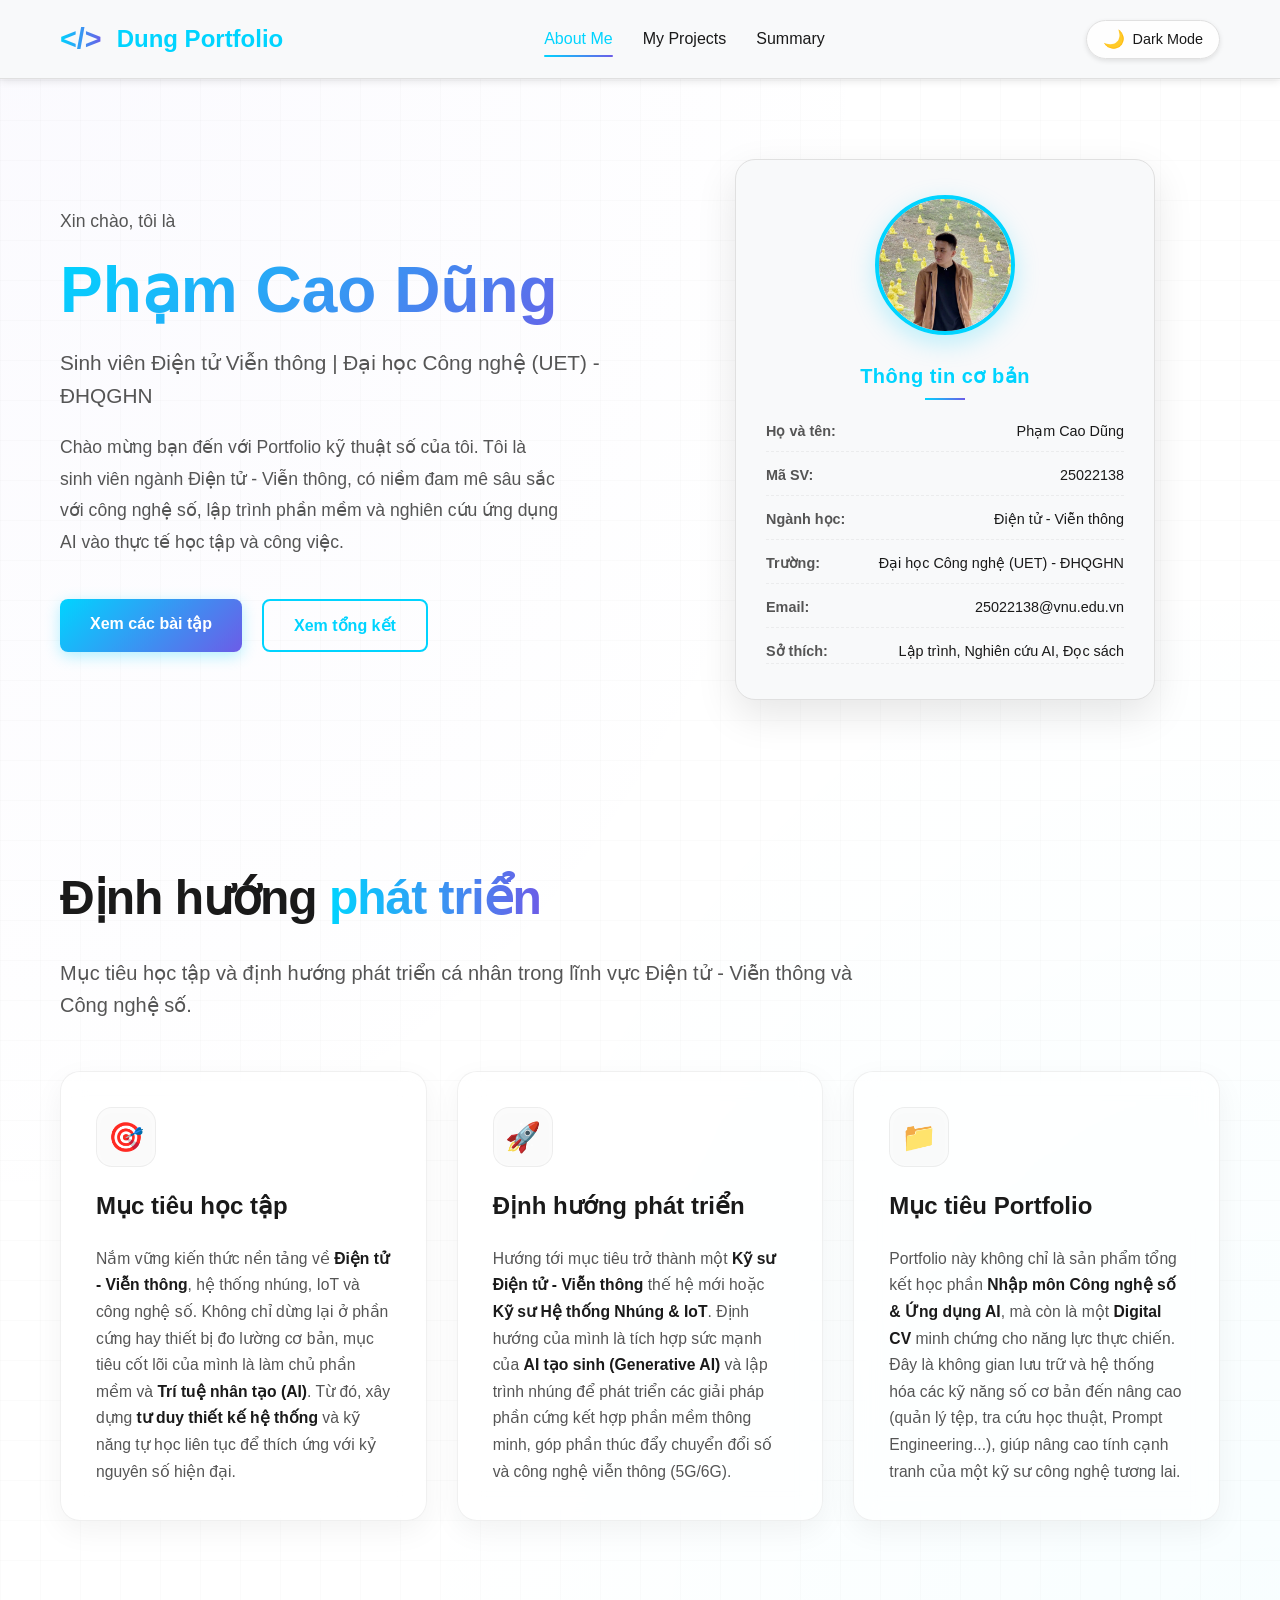
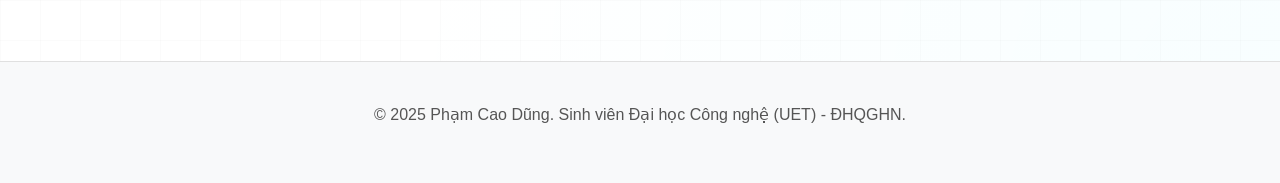
<file: index.html>
<!DOCTYPE html>
<html lang="vi">
<head>
    <meta charset="UTF-8">
    <meta name="viewport" content="width=device-width, initial-scale=1.0">
    <title>About Me - Phạm Cao Dũng Portfolio</title>
    <link rel="stylesheet" href="styles.css">
</head>
<body>
    <!-- Navigation -->
    <nav class="navbar">
        <div class="nav-container">
            <div class="nav-logo">
                <span class="logo-icon">&lt;/&gt;</span>
                <a href="index.html">Dung Portfolio</a>
            </div>
            <ul class="nav-menu">
                <li class="nav-item">
                    <a href="index.html" class="nav-link active">About Me</a>
                </li>
                <li class="nav-item">
                    <a href="projects.html" class="nav-link">My Projects</a>
                </li>
                <li class="nav-item">
                    <a href="summary.html" class="nav-link">Summary</a>
                </li>
            </ul>
            <button class="theme-toggle" id="themeToggle" title="Toggle Dark Mode">
                <span class="theme-icon">🌙</span>
                <span class="theme-text">Dark Mode</span>
            </button>
        </div>
    </nav>

    <!-- Hero Section -->
    <section class="hero">
        <div class="hero-content">
            <div class="greeting">Xin chào, tôi là</div>
            <h1 class="name-title">Phạm Cao Dũng</h1>
            <p class="subtitle">Sinh viên Điện tử Viễn thông | Đại học Công nghệ (UET) - ĐHQGHN</p>
            
            <div class="hero-description">
                <p>Chào mừng bạn đến với Portfolio kỹ thuật số của tôi. Tôi là sinh viên ngành Điện tử - Viễn thông, có niềm đam mê sâu sắc với công nghệ số, lập trình phần mềm và nghiên cứu ứng dụng AI vào thực tế học tập và công việc.</p>
            </div>

            <div class="hero-buttons">
                <a href="projects.html" class="btn btn-primary">Xem các bài tập</a>
                <a href="summary.html" class="btn btn-secondary">Xem tổng kết</a>
            </div>
        </div>

        <div class="hero-profile-card-container">
            <div class="hero-profile-card">
                <div class="profile-avatar-wrapper">
                    <img src="tải xuống.jpg" alt="Phạm Cao Dũng" class="profile-avatar">
                </div>
                <div class="profile-info">
                    <h3>Thông tin cơ bản</h3>
                    <ul class="profile-info-list">
                        <li>
                            <span class="profile-label">Họ và tên:</span>
                            <span class="profile-value">Phạm Cao Dũng</span>
                        </li>
                        <li>
                            <span class="profile-label">Mã SV:</span>
                            <span class="profile-value">25022138</span>
                        </li>
                        <li>
                            <span class="profile-label">Ngành học:</span>
                            <span class="profile-value">Điện tử - Viễn thông</span>
                        </li>
                        <li>
                            <span class="profile-label">Trường:</span>
                            <span class="profile-value">Đại học Công nghệ (UET) - ĐHQGHN</span>
                        </li>
                        <li>
                            <span class="profile-label">Email:</span>
                            <span class="profile-value">25022138@vnu.edu.vn</span>
                        </li>
                        <li>
                            <span class="profile-label">Sở thích:</span>
                            <span class="profile-value">Lập trình, Nghiên cứu AI, Đọc sách</span>
                        </li>
                    </ul>
                </div>
            </div>
        </div>
    </section>

    <!-- Orientation Section -->
    <section class="orientation-section">
        <div class="container">
            <div class="orientation-header">
                <h1>Định hướng <span class="gradient-text">phát triển</span></h1>
                <p class="subtitle">Mục tiêu học tập và định hướng phát triển cá nhân trong lĩnh vực Điện tử - Viễn thông và Công nghệ số.</p>
            </div>
            
            <div class="orientation-grid">
                <!-- Card 1 -->
                <div class="orientation-card">
                    <div class="card-icon-container">
                        <span class="card-icon">🎯</span>
                    </div>
                    <h3>Mục tiêu học tập</h3>
                    <p>Nắm vững kiến thức nền tảng về <strong>Điện tử - Viễn thông</strong>, hệ thống nhúng, IoT và công nghệ số. Không chỉ dừng lại ở phần cứng hay thiết bị đo lường cơ bản, mục tiêu cốt lõi của mình là làm chủ phần mềm và <strong>Trí tuệ nhân tạo (AI)</strong>. Từ đó, xây dựng <strong>tư duy thiết kế hệ thống</strong> và kỹ năng tự học liên tục để thích ứng với kỷ nguyên số hiện đại.</p>
                </div>

                <!-- Card 2 -->
                <div class="orientation-card">
                    <div class="card-icon-container">
                        <span class="card-icon">🚀</span>
                    </div>
                    <h3>Định hướng phát triển</h3>
                    <p>Hướng tới mục tiêu trở thành một <strong>Kỹ sư Điện tử - Viễn thông</strong> thế hệ mới hoặc <strong>Kỹ sư Hệ thống Nhúng & IoT</strong>. Định hướng của mình là tích hợp sức mạnh của <strong>AI tạo sinh (Generative AI)</strong> và lập trình nhúng để phát triển các giải pháp phần cứng kết hợp phần mềm thông minh, góp phần thúc đẩy chuyển đổi số và công nghệ viễn thông (5G/6G).</p>
                </div>

                <!-- Card 3 -->
                <div class="orientation-card">
                    <div class="card-icon-container">
                        <span class="card-icon">📁</span>
                    </div>
                    <h3>Mục tiêu Portfolio</h3>
                    <p>Portfolio này không chỉ là sản phẩm tổng kết học phần <strong>Nhập môn Công nghệ số & Ứng dụng AI</strong>, mà còn là một <strong>Digital CV</strong> minh chứng cho năng lực thực chiến. Đây là không gian lưu trữ và hệ thống hóa các kỹ năng số cơ bản đến nâng cao (quản lý tệp, tra cứu học thuật, Prompt Engineering...), giúp nâng cao tính cạnh tranh của một kỹ sư công nghệ tương lai.</p>
                </div>
            </div>
        </div>
    </section>

    <!-- Footer -->
    <footer class="footer">
        <div class="footer-content">
            <p>&copy; 2025 Phạm Cao Dũng. Sinh viên Đại học Công nghệ (UET) - ĐHQGHN.</p>
        </div>
    </footer>

    <script src="script.js"></script>
</body>
</html>
</file>
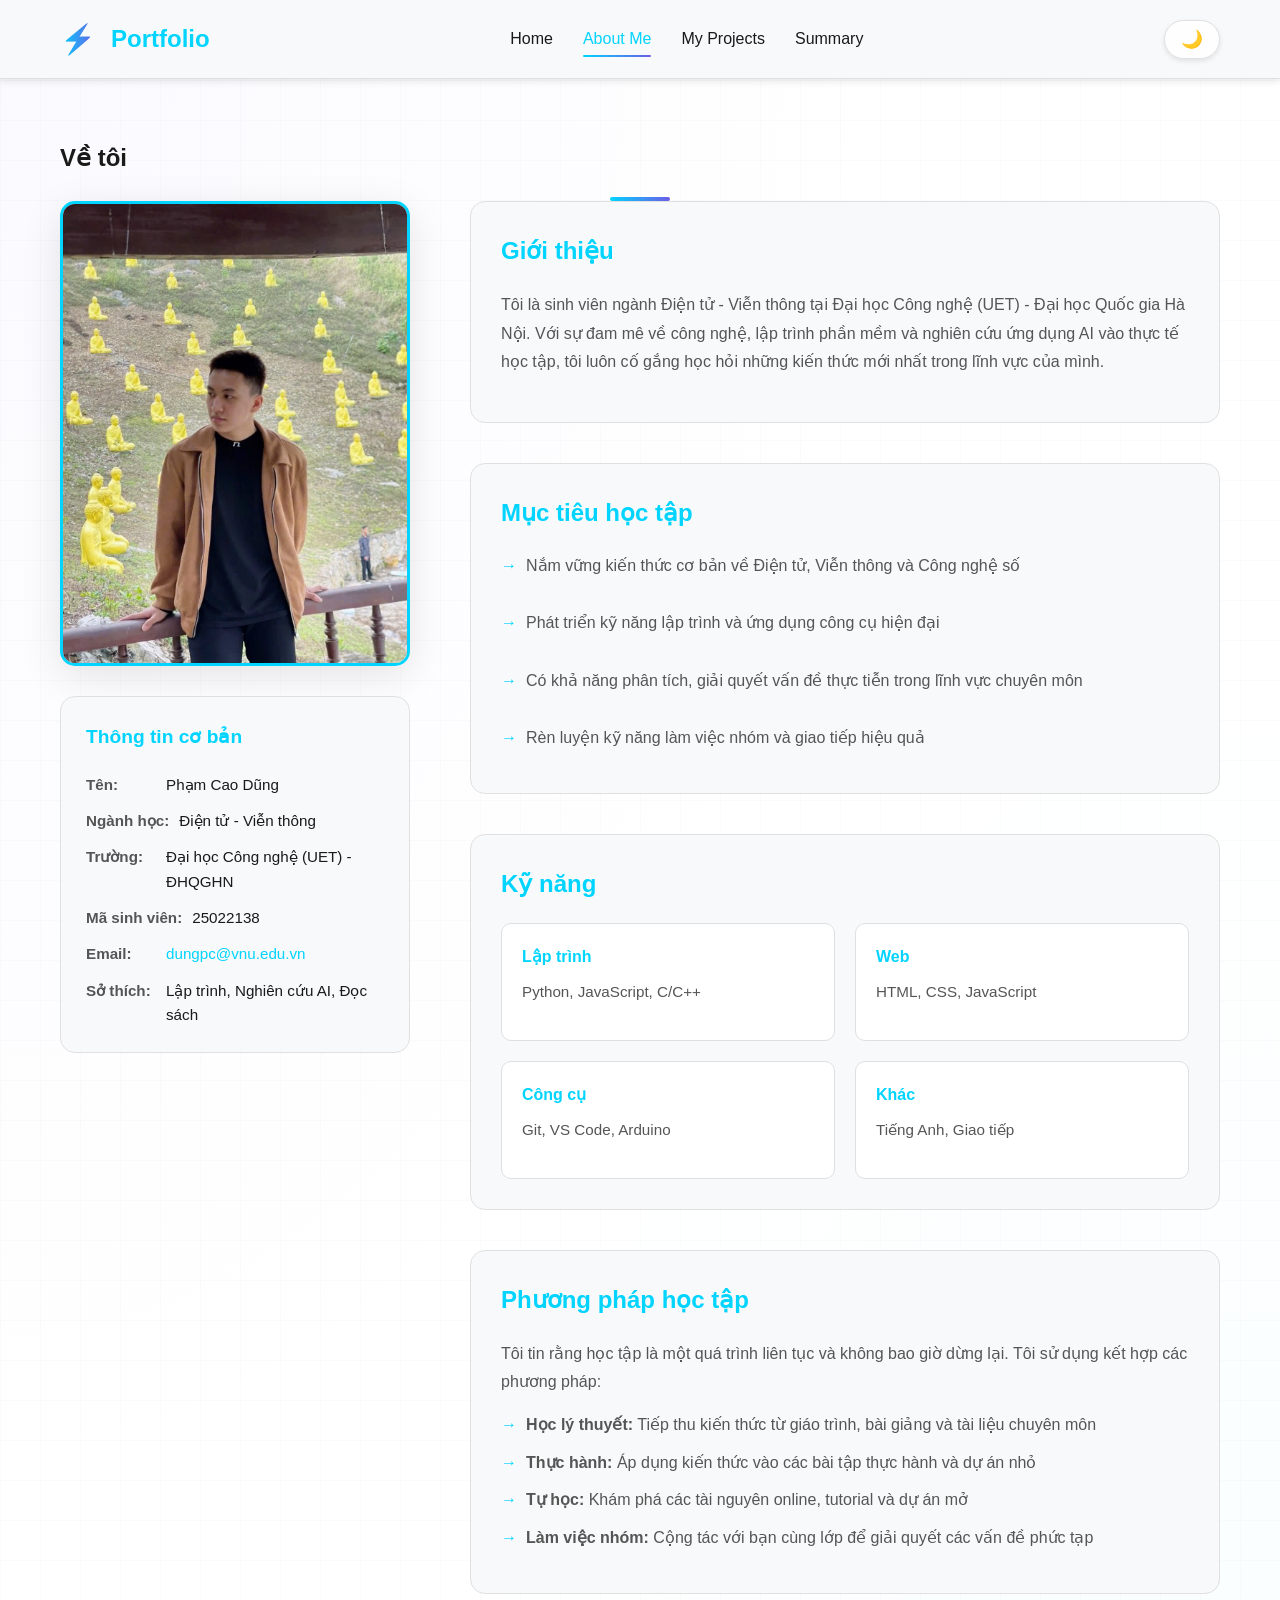
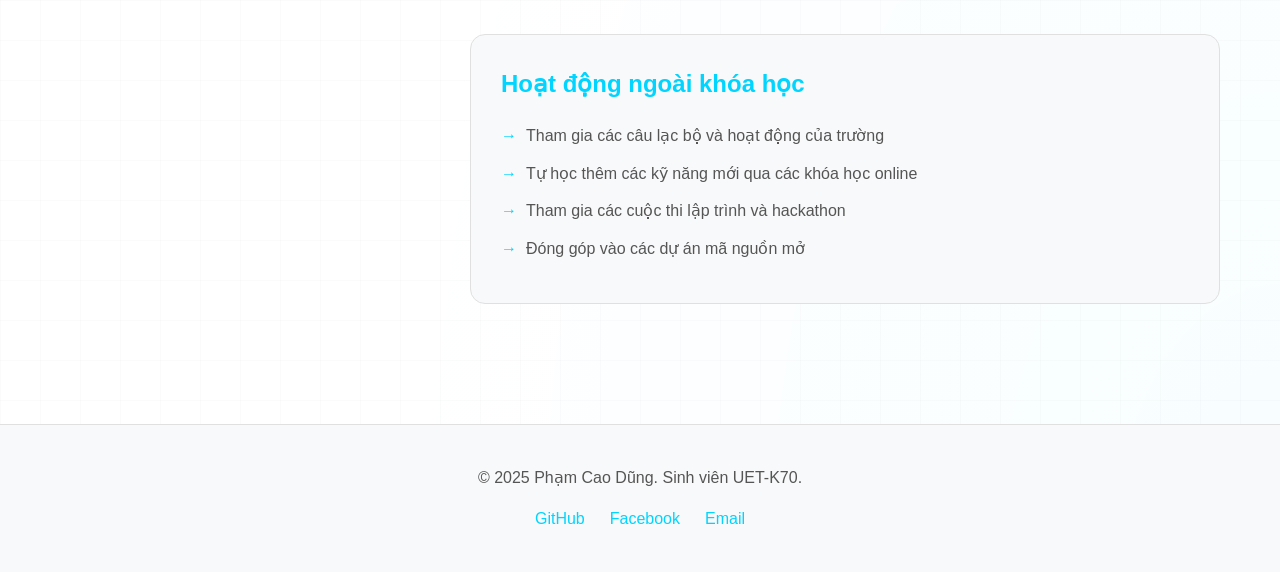
<file: about.html>
<!DOCTYPE html>
<html lang="vi">
<head>
    <meta charset="UTF-8">
    <meta name="viewport" content="width=device-width, initial-scale=1.0">
    <title>About Me - Phạm Cao Dũng Portfolio</title>
    <link rel="stylesheet" href="styles.css">
</head>
<body>
    <!-- Navigation -->
    <nav class="navbar">
        <div class="nav-container">
            <div class="nav-logo">
                <span class="logo-icon">⚡</span>
                <a href="index.html">Portfolio</a>
            </div>
            <ul class="nav-menu">
                <li class="nav-item">
                    <a href="index.html" class="nav-link">Home</a>
                </li>
                <li class="nav-item">
                    <a href="about.html" class="nav-link active">About Me</a>
                </li>
                <li class="nav-item">
                    <a href="projects.html" class="nav-link">My Projects</a>
                </li>
                <li class="nav-item">
                    <a href="summary.html" class="nav-link">Summary</a>
                </li>
            </ul>
            <button class="theme-toggle" id="themeToggle" title="Toggle Dark Mode">
                <span class="theme-icon">🌙</span>
            </button>
        </div>
    </nav>

    <!-- About Section -->
    <section class="about-section">
        <div class="container">
            <div class="about-header">
                <h1>Về tôi</h1>
                <div class="divider"></div>
            </div>

            <div class="about-content">
                <!-- Avatar and Basic Info -->
                <div class="about-left">
                    <div class="avatar-container">
                        <img src="tải xuống.jpg" alt="Phạm Cao Dũng" class="avatar">
                    </div>
                    <div class="info-card">
                        <h3>Thông tin cơ bản</h3>
                        <ul class="info-list">
                            <li>
                                <span class="info-label">Tên:</span>
                                <span class="info-value">Phạm Cao Dũng</span>
                            </li>
                            <li>
                                <span class="info-label">Ngành học:</span>
                                <span class="info-value">Điện tử - Viễn thông</span>
                            </li>
                            <li>
                                <span class="info-label">Trường:</span>
                                <span class="info-value">Đại học Công nghệ (UET) - ĐHQGHN</span>
                            </li>
                            <li>
                                <span class="info-label">Mã sinh viên:</span>
                                <span class="info-value">25022138</span>
                            </li>
                            <li>
                                <span class="info-label">Email:</span>
                                <span class="info-value"><a href="mailto:dungpc@vnu.edu.vn" style="color: var(--primary-color); text-decoration: none;">dungpc@vnu.edu.vn</a></span>
                            </li>
                            <li>
                                <span class="info-label">Sở thích:</span>
                                <span class="info-value">Lập trình, Nghiên cứu AI, Đọc sách</span>
                            </li>
                        </ul>
                    </div>
                </div>

                <!-- Main Content -->
                <div class="about-right">
                    <!-- Introduction -->
                    <div class="about-block">
                        <h2>Giới thiệu</h2>
                        <p>
                            Tôi là sinh viên ngành Điện tử - Viễn thông tại Đại học Công nghệ (UET) - Đại học Quốc gia Hà Nội. 
                            Với sự đam mê về công nghệ, lập trình phần mềm và nghiên cứu ứng dụng AI vào thực tế học tập, tôi luôn cố gắng học hỏi những kiến thức mới nhất trong lĩnh vực của mình.
                        </p>
                    </div>

                    <!-- Objectives -->
                    <div class="about-block">
                        <h2>Mục tiêu học tập</h2>
                        <ul class="objectives-list">
                            <li>Nắm vững kiến thức cơ bản về Điện tử, Viễn thông và Công nghệ số</li>
                            <li>Phát triển kỹ năng lập trình và ứng dụng công cụ hiện đại</li>
                            <li>Có khả năng phân tích, giải quyết vấn đề thực tiễn trong lĩnh vực chuyên môn</li>
                            <li>Rèn luyện kỹ năng làm việc nhóm và giao tiếp hiệu quả</li>
                        </ul>
                    </div>

                    <!-- Skills -->
                    <div class="about-block">
                        <h2>Kỹ năng</h2>
                        <div class="skills-grid">
                            <div class="skill-item">
                                <div class="skill-category">Lập trình</div>
                                <p>Python, JavaScript, C/C++</p>
                            </div>
                            <div class="skill-item">
                                <div class="skill-category">Web</div>
                                <p>HTML, CSS, JavaScript</p>
                            </div>
                            <div class="skill-item">
                                <div class="skill-category">Công cụ</div>
                                <p>Git, VS Code, Arduino</p>
                            </div>
                            <div class="skill-item">
                                <div class="skill-category">Khác</div>
                                <p>Tiếng Anh, Giao tiếp</p>
                            </div>
                        </div>
                    </div>

                    <!-- Learning Approach -->
                    <div class="about-block">
                        <h2>Phương pháp học tập</h2>
                        <p>
                            Tôi tin rằng học tập là một quá trình liên tục và không bao giờ dừng lại. Tôi sử dụng kết hợp các phương pháp:
                        </p>
                        <ul class="approach-list">
                            <li><strong>Học lý thuyết:</strong> Tiếp thu kiến thức từ giáo trình, bài giảng và tài liệu chuyên môn</li>
                            <li><strong>Thực hành:</strong> Áp dụng kiến thức vào các bài tập thực hành và dự án nhỏ</li>
                            <li><strong>Tự học:</strong> Khám phá các tài nguyên online, tutorial và dự án mở</li>
                            <li><strong>Làm việc nhóm:</strong> Cộng tác với bạn cùng lớp để giải quyết các vấn đề phức tạp</li>
                        </ul>
                    </div>

                    <!-- Additional Info -->
                    <div class="about-block">
                        <h2>Hoạt động ngoài khóa học</h2>
                        <ul class="activities-list">
                            <li>Tham gia các câu lạc bộ và hoạt động của trường</li>
                            <li>Tự học thêm các kỹ năng mới qua các khóa học online</li>
                            <li>Tham gia các cuộc thi lập trình và hackathon</li>
                            <li>Đóng góp vào các dự án mã nguồn mở</li>
                        </ul>
                    </div>
                </div>
            </div>
        </div>
    </section>

    <!-- Footer -->
    <footer class="footer">
        <div class="footer-content">
            <p>&copy; 2025 Phạm Cao Dũng. Sinh viên UET-K70.</p>
            <div class="footer-links">
                <a href="https://github.com" target="_blank">GitHub</a>
                <a href="https://facebook.com" target="_blank">Facebook</a>
                <a href="mailto:25022006@vnu.edu.vn">Email</a>
            </div>
        </div>
    </footer>

    <script src="script.js"></script>
</body>
</html>
</file>
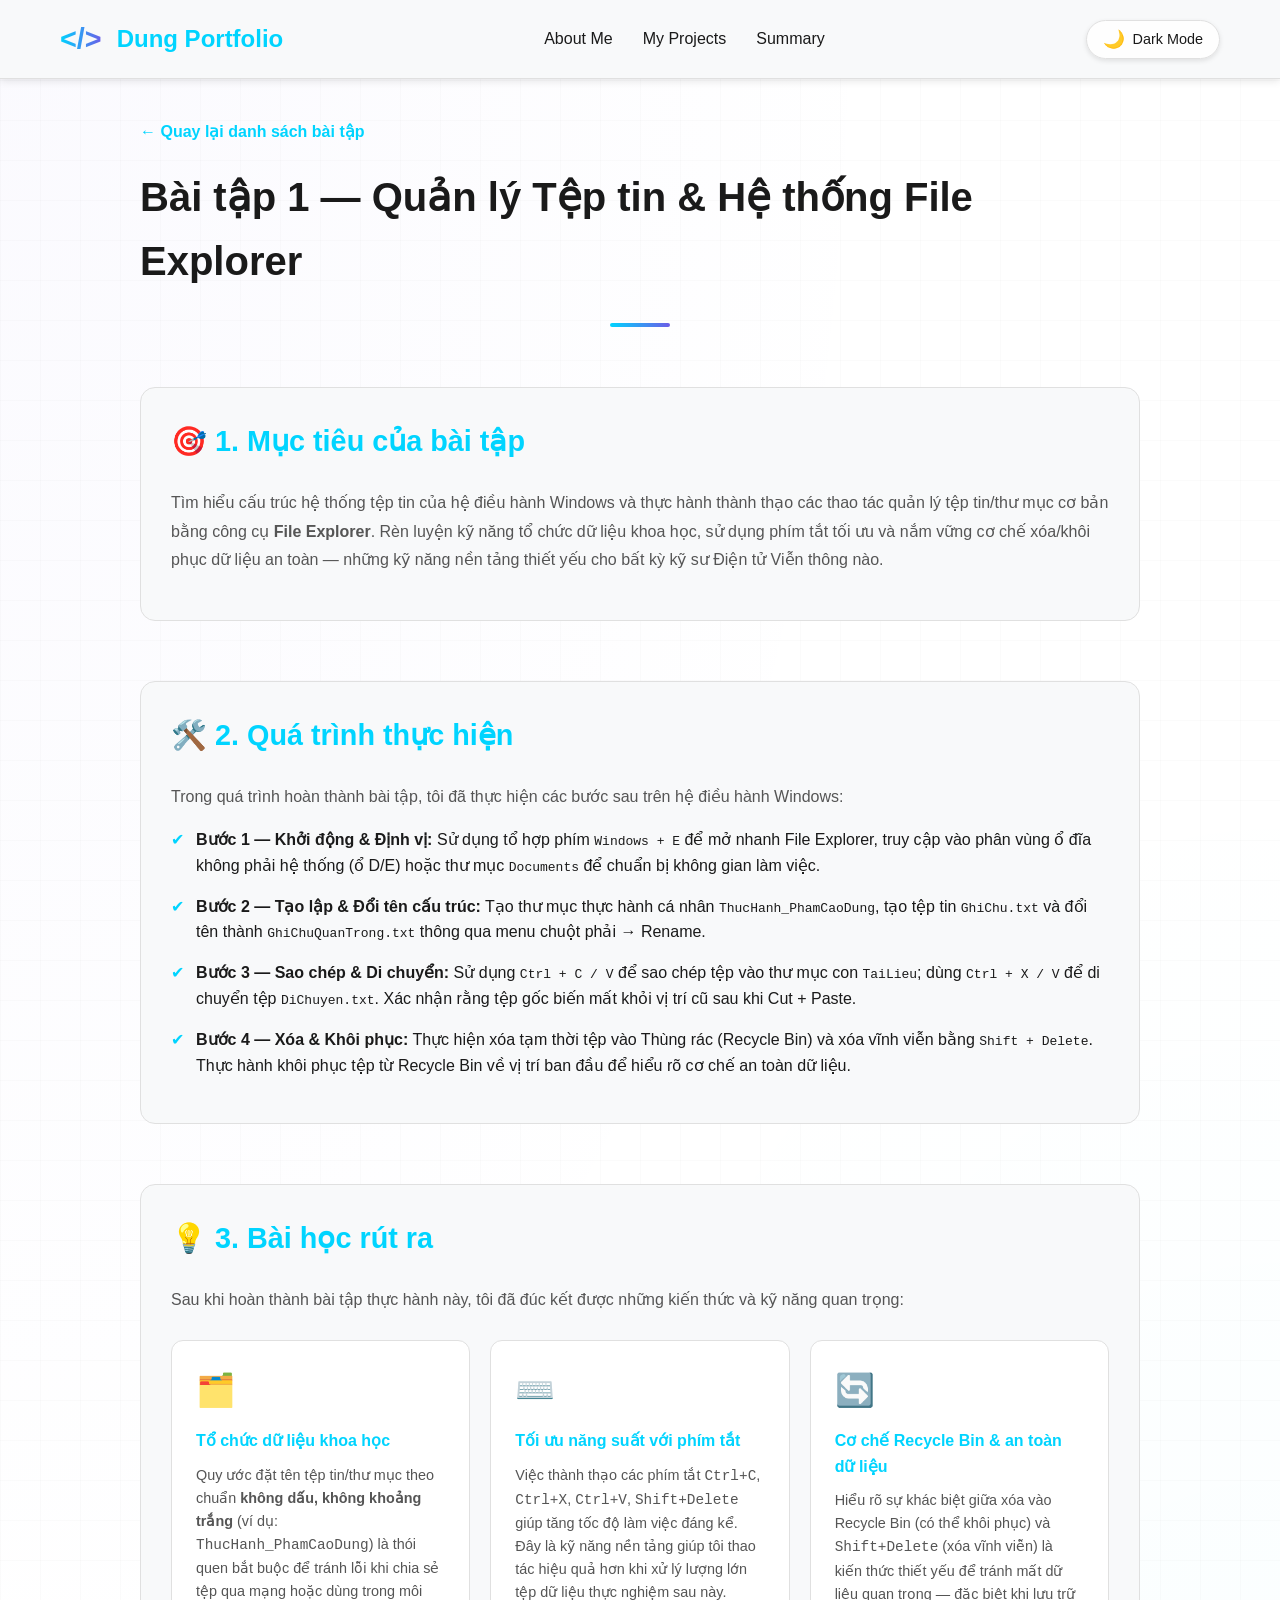
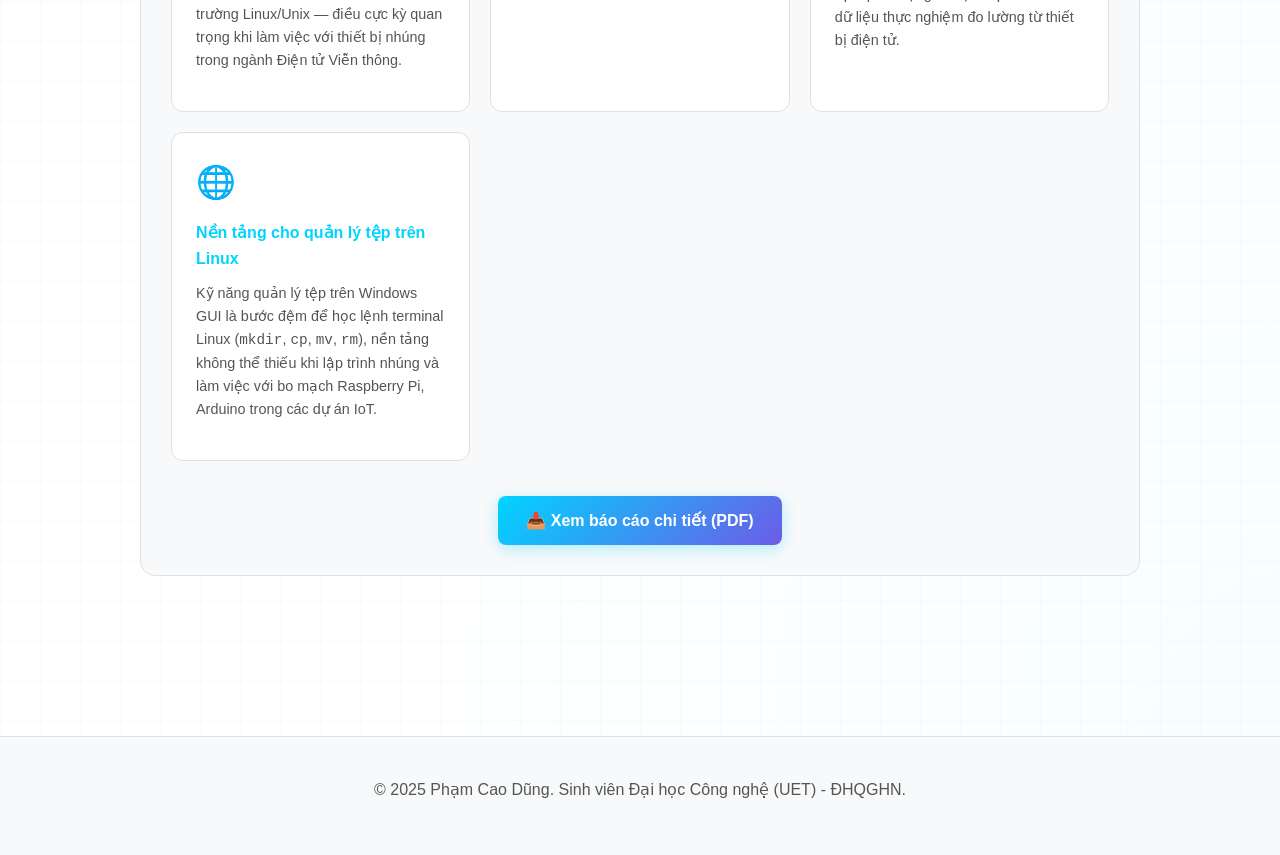
<file: bai1.html>
<!DOCTYPE html>
<html lang="vi">

<head>
    <meta charset="UTF-8">
    <meta name="viewport" content="width=device-width, initial-scale=1.0">
    <title>Bài tập 1 - Phạm Cao Dũng Portfolio</title>
    <link rel="stylesheet" href="styles.css">
</head>

<body>
    <!-- Navigation -->
    <nav class="navbar">
        <div class="nav-container">
            <div class="nav-logo">
                <span class="logo-icon">&lt;/&gt;</span>
                <a href="index.html">Dung Portfolio</a>
            </div>
            <ul class="nav-menu">
                <li class="nav-item">
                    <a href="index.html" class="nav-link">About Me</a>
                </li>
                <li class="nav-item">
                    <a href="projects.html" class="nav-link active">My Projects</a>
                </li>
                <li class="nav-item">
                    <a href="summary.html" class="nav-link">Summary</a>
                </li>
            </ul>
            <button class="theme-toggle" id="themeToggle" title="Toggle Dark Mode">
                <span class="theme-icon">🌙</span>
                <span class="theme-text">Dark Mode</span>
            </button>
        </div>
    </nav>

    <!-- Main Content -->
    <section class="project-detail">
        <div class="container">
            <div class="project-detail-header">
                <a href="projects.html" class="back-link">← Quay lại danh sách bài tập</a>
                <h1>Bài tập 1 — Quản lý Tệp tin & Hệ thống File Explorer</h1>
                <div class="divider"></div>
            </div>

            <div class="project-detail-content">
                <!-- Section 1: Objectives -->
                <div class="detail-section">
                    <h2>🎯 1. Mục tiêu của bài tập</h2>
                    <p>
                        Tìm hiểu cấu trúc hệ thống tệp tin của hệ điều hành Windows và thực hành thành thạo các thao tác
                        quản lý tệp tin/thư mục cơ bản bằng công cụ <strong>File Explorer</strong>. Rèn luyện kỹ năng tổ
                        chức dữ liệu khoa học, sử dụng phím tắt tối ưu và nắm vững cơ chế xóa/khôi phục dữ liệu an toàn
                        — những kỹ năng nền tảng thiết yếu cho bất kỳ kỹ sư Điện tử Viễn thông nào.
                    </p>
                </div>

                <!-- Section 2: Process -->
                <div class="detail-section">
                    <h2>🛠️ 2. Quá trình thực hiện</h2>
                    <p>Trong quá trình hoàn thành bài tập, tôi đã thực hiện các bước sau trên hệ điều hành Windows:</p>
                    <ul class="steps-list" style="list-style: none; padding-left: 0; margin-top: 15px;">
                        <li style="margin-bottom: 15px; padding-left: 25px; position: relative;">
                            <span style="position: absolute; left: 0; color: var(--primary-color);">✔</span>
                            <strong>Bước 1 — Khởi động & Định vị:</strong> Sử dụng tổ hợp phím <code>Windows + E</code>
                            để mở nhanh File Explorer, truy cập vào phân vùng ổ đĩa không phải hệ thống (ổ D/E) hoặc thư
                            mục <code>Documents</code> để chuẩn bị không gian làm việc.
                        </li>
                        <li style="margin-bottom: 15px; padding-left: 25px; position: relative;">
                            <span style="position: absolute; left: 0; color: var(--primary-color);">✔</span>
                            <strong>Bước 2 — Tạo lập & Đổi tên cấu trúc:</strong> Tạo thư mục thực hành cá nhân
                            <code>ThucHanh_PhamCaoDung</code>, tạo tệp tin <code>GhiChu.txt</code> và đổi tên thành
                            <code>GhiChuQuanTrong.txt</code> thông qua menu chuột phải → Rename.
                        </li>
                        <li style="margin-bottom: 15px; padding-left: 25px; position: relative;">
                            <span style="position: absolute; left: 0; color: var(--primary-color);">✔</span>
                            <strong>Bước 3 — Sao chép & Di chuyển:</strong> Sử dụng <code>Ctrl + C / V</code> để sao
                            chép tệp vào thư mục con <code>TaiLieu</code>; dùng <code>Ctrl + X / V</code> để di chuyển
                            tệp <code>DiChuyen.txt</code>. Xác nhận rằng tệp gốc biến mất khỏi vị trí cũ sau khi Cut +
                            Paste.
                        </li>
                        <li style="margin-bottom: 15px; padding-left: 25px; position: relative;">
                            <span style="position: absolute; left: 0; color: var(--primary-color);">✔</span>
                            <strong>Bước 4 — Xóa & Khôi phục:</strong> Thực hiện xóa tạm thời tệp vào Thùng rác (Recycle
                            Bin) và xóa vĩnh viễn bằng <code>Shift + Delete</code>. Thực hành khôi phục tệp từ Recycle
                            Bin về vị trí ban đầu để hiểu rõ cơ chế an toàn dữ liệu.
                        </li>
                    </ul>
                </div>

                <!-- Section 3: Lessons Learned -->
                <div class="detail-section">
                    <h2>💡 3. Bài học rút ra</h2>
                    <p>Sau khi hoàn thành bài tập thực hành này, tôi đã đúc kết được những kiến thức và kỹ năng quan
                        trọng:</p>

                    <div class="lessons-grid">
                        <div class="lesson-card">
                            <div class="lesson-icon">🗂️</div>
                            <h4>Tổ chức dữ liệu khoa học</h4>
                            <p>Quy ước đặt tên tệp tin/thư mục theo chuẩn <strong>không dấu, không khoảng trắng</strong>
                                (ví dụ: <code>ThucHanh_PhamCaoDung</code>) là thói quen bắt buộc để tránh lỗi khi chia
                                sẻ tệp qua mạng hoặc dùng trong môi trường Linux/Unix — điều cực kỳ quan trọng khi làm
                                việc với thiết bị nhúng trong ngành Điện tử Viễn thông.</p>
                        </div>
                        <div class="lesson-card">
                            <div class="lesson-icon">⌨️</div>
                            <h4>Tối ưu năng suất với phím tắt</h4>
                            <p>Việc thành thạo các phím tắt <code>Ctrl+C</code>, <code>Ctrl+X</code>,
                                <code>Ctrl+V</code>, <code>Shift+Delete</code> giúp tăng tốc độ làm việc đáng kể. Đây là
                                kỹ năng nền tảng giúp tôi thao tác hiệu quả hơn khi xử lý lượng lớn tệp dữ liệu thực
                                nghiệm sau này.</p>
                        </div>
                        <div class="lesson-card">
                            <div class="lesson-icon">🔄</div>
                            <h4>Cơ chế Recycle Bin & an toàn dữ liệu</h4>
                            <p>Hiểu rõ sự khác biệt giữa xóa vào Recycle Bin (có thể khôi phục) và
                                <code>Shift+Delete</code> (xóa vĩnh viễn) là kiến thức thiết yếu để tránh mất dữ liệu
                                quan trọng — đặc biệt khi lưu trữ dữ liệu thực nghiệm đo lường từ thiết bị điện tử.</p>
                        </div>
                        <div class="lesson-card">
                            <div class="lesson-icon">🌐</div>
                            <h4>Nền tảng cho quản lý tệp trên Linux</h4>
                            <p>Kỹ năng quản lý tệp trên Windows GUI là bước đệm để học lệnh terminal Linux
                                (<code>mkdir</code>, <code>cp</code>, <code>mv</code>, <code>rm</code>), nền tảng không
                                thể thiếu khi lập trình nhúng và làm việc với bo mạch Raspberry Pi, Arduino trong các dự
                                án IoT.</p>
                        </div>
                    </div>

                    <!-- Action Button -->
                    <div style="text-align: center; margin-top: 35px;">
                        <a href="25022138_tuan1 (1).pdf" target="_blank" class="btn btn-primary"
                            style="display: inline-flex; align-items: center; gap: 8px; font-weight: 600; text-decoration: none; padding: 12px 28px; border-radius: 8px;">
                            📥 Xem báo cáo chi tiết (PDF)
                        </a>
                    </div>
                </div>
            </div>
        </div>
    </section>

    <!-- Footer -->
    <footer class="footer">
        <div class="footer-content">
            <p>&copy; 2025 Phạm Cao Dũng. Sinh viên Đại học Công nghệ (UET) - ĐHQGHN.</p>
        </div>
    </footer>

    <script src="script.js"></script>
</body>

</html>
</file>
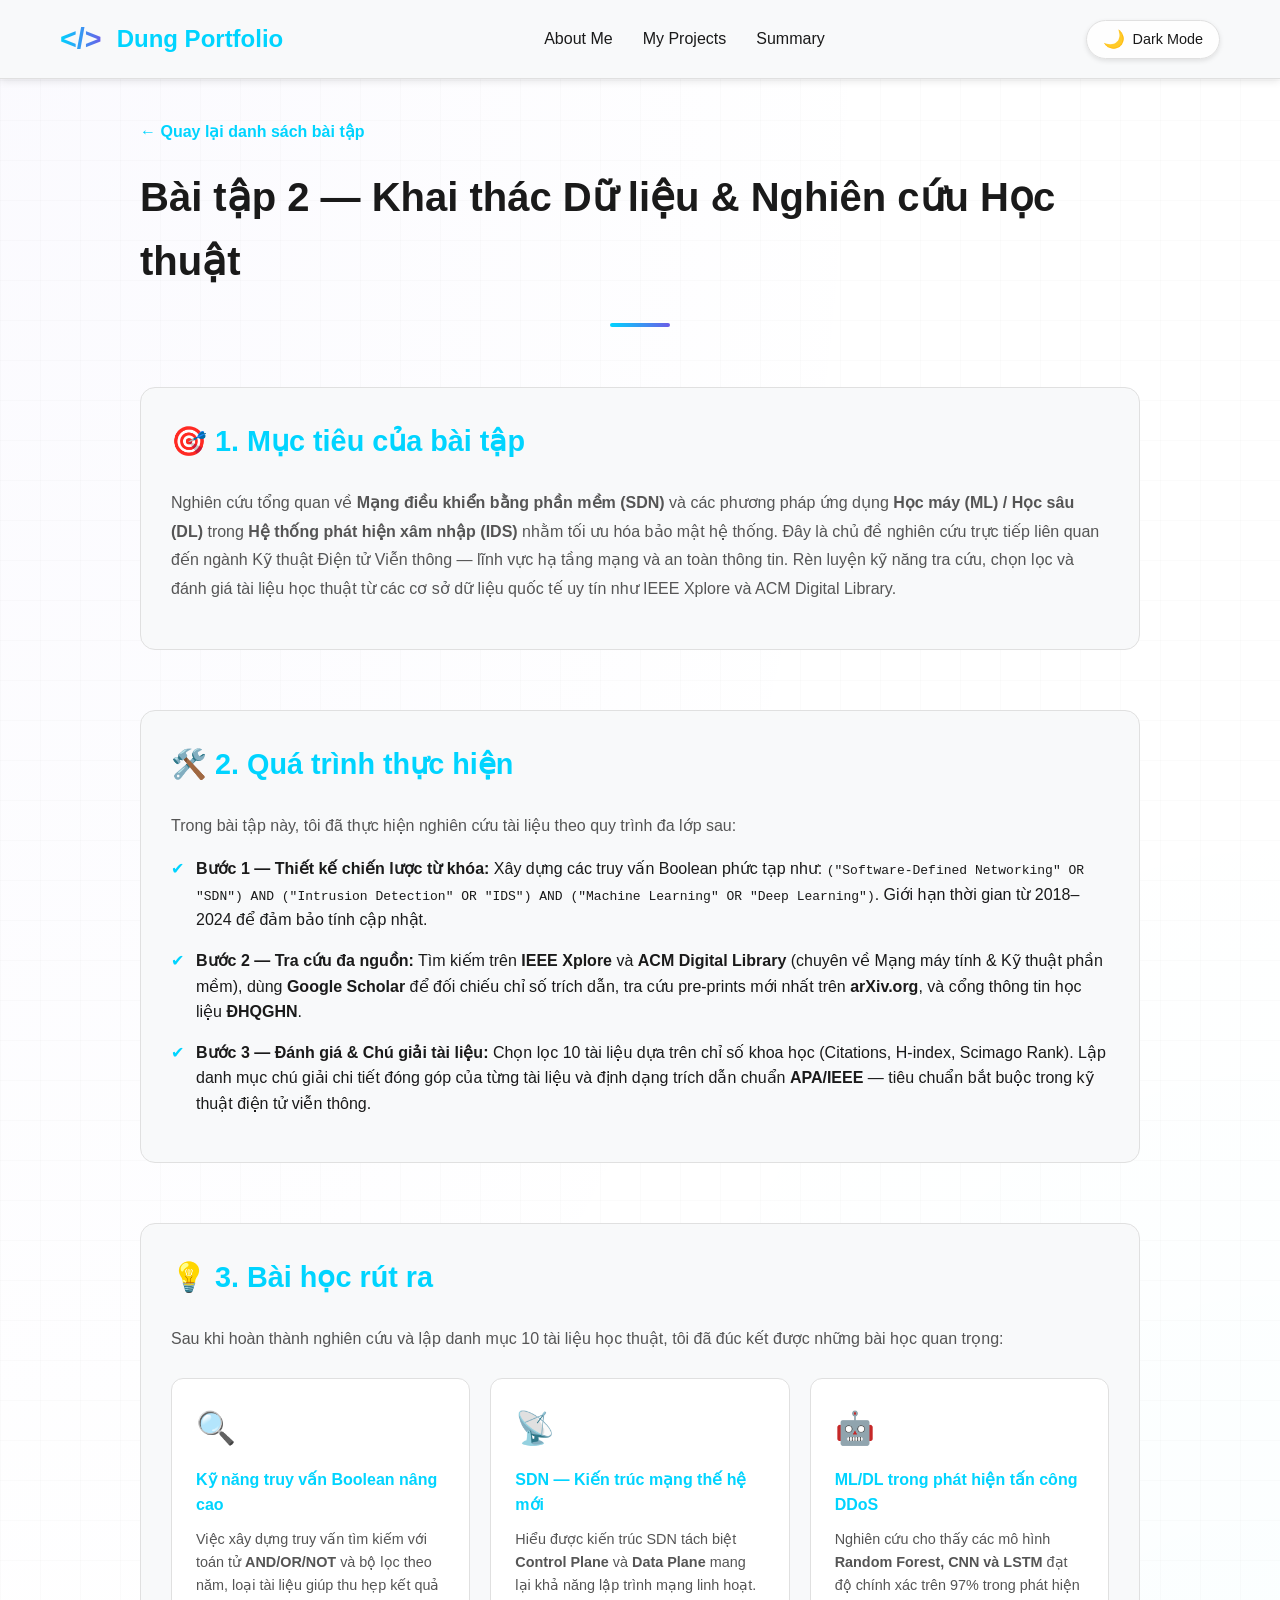
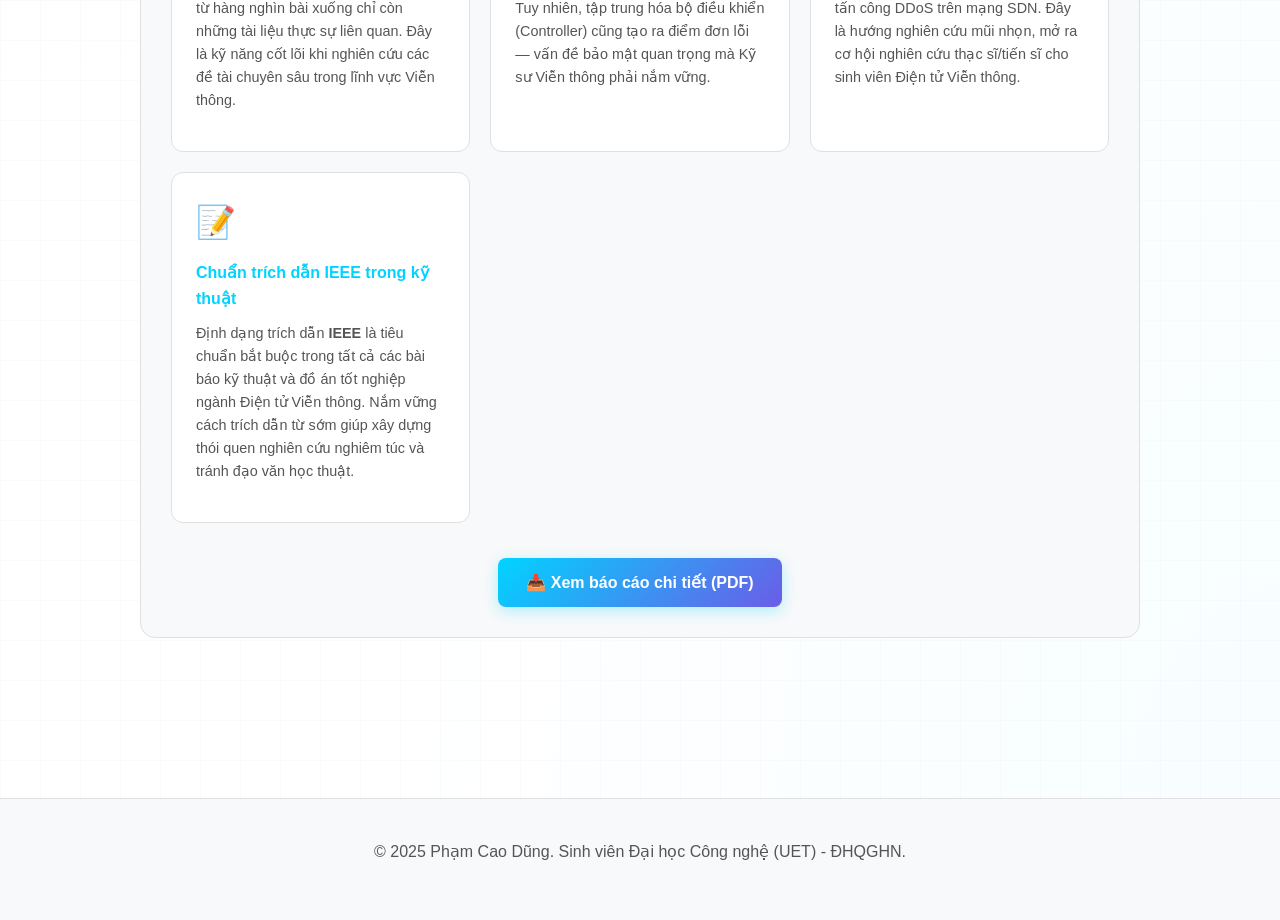
<file: bai2.html>
<!DOCTYPE html>
<html lang="vi">

<head>
    <meta charset="UTF-8">
    <meta name="viewport" content="width=device-width, initial-scale=1.0">
    <title>Bài tập 2 - Phạm Cao Dũng Portfolio</title>
    <link rel="stylesheet" href="styles.css">
</head>

<body>
    <!-- Navigation -->
    <nav class="navbar">
        <div class="nav-container">
            <div class="nav-logo">
                <span class="logo-icon">&lt;/&gt;</span>
                <a href="index.html">Dung Portfolio</a>
            </div>
            <ul class="nav-menu">
                <li class="nav-item">
                    <a href="index.html" class="nav-link">About Me</a>
                </li>
                <li class="nav-item">
                    <a href="projects.html" class="nav-link active">My Projects</a>
                </li>
                <li class="nav-item">
                    <a href="summary.html" class="nav-link">Summary</a>
                </li>
            </ul>
            <button class="theme-toggle" id="themeToggle" title="Toggle Dark Mode">
                <span class="theme-icon">🌙</span>
                <span class="theme-text">Dark Mode</span>
            </button>
        </div>
    </nav>

    <!-- Main Content -->
    <section class="project-detail">
        <div class="container">
            <div class="project-detail-header">
                <a href="projects.html" class="back-link">← Quay lại danh sách bài tập</a>
                <h1>Bài tập 2 — Khai thác Dữ liệu & Nghiên cứu Học thuật</h1>
                <div class="divider"></div>
            </div>

            <div class="project-detail-content">
                <!-- Section 1: Objectives -->
                <div class="detail-section">
                    <h2>🎯 1. Mục tiêu của bài tập</h2>
                    <p>
                        Nghiên cứu tổng quan về <strong>Mạng điều khiển bằng phần mềm (SDN)</strong> và các phương pháp
                        ứng dụng <strong>Học máy (ML) / Học sâu (DL)</strong> trong <strong>Hệ thống phát hiện xâm nhập
                            (IDS)</strong> nhằm tối ưu hóa bảo mật hệ thống. Đây là chủ đề nghiên cứu trực tiếp liên
                        quan đến ngành Kỹ thuật Điện tử Viễn thông — lĩnh vực hạ tầng mạng và an toàn thông tin. Rèn
                        luyện kỹ năng tra cứu, chọn lọc và đánh giá tài liệu học thuật từ các cơ sở dữ liệu quốc tế uy
                        tín như IEEE Xplore và ACM Digital Library.
                    </p>
                </div>

                <!-- Section 2: Process -->
                <div class="detail-section">
                    <h2>🛠️ 2. Quá trình thực hiện</h2>
                    <p>Trong bài tập này, tôi đã thực hiện nghiên cứu tài liệu theo quy trình đa lớp sau:</p>
                    <ul class="steps-list" style="list-style: none; padding-left: 0; margin-top: 15px;">
                        <li style="margin-bottom: 15px; padding-left: 25px; position: relative;">
                            <span style="position: absolute; left: 0; color: var(--primary-color);">✔</span>
                            <strong>Bước 1 — Thiết kế chiến lược từ khóa:</strong> Xây dựng các truy vấn Boolean phức
                            tạp như:
                            <code>("Software-Defined Networking" OR "SDN") AND ("Intrusion Detection" OR "IDS") AND ("Machine Learning" OR "Deep Learning")</code>.
                            Giới hạn thời gian từ 2018–2024 để đảm bảo tính cập nhật.
                        </li>
                        <li style="margin-bottom: 15px; padding-left: 25px; position: relative;">
                            <span style="position: absolute; left: 0; color: var(--primary-color);">✔</span>
                            <strong>Bước 2 — Tra cứu đa nguồn:</strong> Tìm kiếm trên <strong>IEEE Xplore</strong> và
                            <strong>ACM Digital Library</strong> (chuyên về Mạng máy tính & Kỹ thuật phần mềm), dùng
                            <strong>Google Scholar</strong> để đối chiếu chỉ số trích dẫn, tra cứu pre-prints mới nhất
                            trên <strong>arXiv.org</strong>, và cổng thông tin học liệu <strong>ĐHQGHN</strong>.
                        </li>
                        <li style="margin-bottom: 15px; padding-left: 25px; position: relative;">
                            <span style="position: absolute; left: 0; color: var(--primary-color);">✔</span>
                            <strong>Bước 3 — Đánh giá & Chú giải tài liệu:</strong> Chọn lọc 10 tài liệu dựa trên chỉ số
                            khoa học (Citations, H-index, Scimago Rank). Lập danh mục chú giải chi tiết đóng góp của
                            từng tài liệu và định dạng trích dẫn chuẩn <strong>APA/IEEE</strong> — tiêu chuẩn bắt buộc
                            trong kỹ thuật điện tử viễn thông.
                        </li>
                    </ul>
                </div>

                <!-- Section 3: Lessons Learned -->
                <div class="detail-section">
                    <h2>💡 3. Bài học rút ra</h2>
                    <p>Sau khi hoàn thành nghiên cứu và lập danh mục 10 tài liệu học thuật, tôi đã đúc kết được những
                        bài học quan trọng:</p>

                    <div class="lessons-grid">
                        <div class="lesson-card">
                            <div class="lesson-icon">🔍</div>
                            <h4>Kỹ năng truy vấn Boolean nâng cao</h4>
                            <p>Việc xây dựng truy vấn tìm kiếm với toán tử <strong>AND/OR/NOT</strong> và bộ lọc theo
                                năm, loại tài liệu giúp thu hẹp kết quả từ hàng nghìn bài xuống chỉ còn những tài liệu
                                thực sự liên quan. Đây là kỹ năng cốt lõi khi nghiên cứu các đề tài chuyên sâu trong
                                lĩnh vực Viễn thông.</p>
                        </div>
                        <div class="lesson-card">
                            <div class="lesson-icon">📡</div>
                            <h4>SDN — Kiến trúc mạng thế hệ mới</h4>
                            <p>Hiểu được kiến trúc SDN tách biệt <strong>Control Plane</strong> và <strong>Data
                                    Plane</strong> mang lại khả năng lập trình mạng linh hoạt. Tuy nhiên, tập trung hóa
                                bộ điều khiển (Controller) cũng tạo ra điểm đơn lỗi — vấn đề bảo mật quan trọng mà Kỹ sư
                                Viễn thông phải nắm vững.</p>
                        </div>
                        <div class="lesson-card">
                            <div class="lesson-icon">🤖</div>
                            <h4>ML/DL trong phát hiện tấn công DDoS</h4>
                            <p>Nghiên cứu cho thấy các mô hình <strong>Random Forest, CNN và LSTM</strong> đạt độ chính
                                xác trên 97% trong phát hiện tấn công DDoS trên mạng SDN. Đây là hướng nghiên cứu mũi
                                nhọn, mở ra cơ hội nghiên cứu thạc sĩ/tiến sĩ cho sinh viên Điện tử Viễn thông.</p>
                        </div>
                        <div class="lesson-card">
                            <div class="lesson-icon">📝</div>
                            <h4>Chuẩn trích dẫn IEEE trong kỹ thuật</h4>
                            <p>Định dạng trích dẫn <strong>IEEE</strong> là tiêu chuẩn bắt buộc trong tất cả các bài báo
                                kỹ thuật và đồ án tốt nghiệp ngành Điện tử Viễn thông. Nắm vững cách trích dẫn từ sớm
                                giúp xây dựng thói quen nghiên cứu nghiêm túc và tránh đạo văn học thuật.</p>
                        </div>
                    </div>

                    <!-- Action Button -->
                    <div style="text-align: center; margin-top: 35px;">
                        <a href="https://drive.google.com/file/d/1CB_fJGB4mq3EGMTsrZsYLSOXD3XGyXWn/view?usp=sharing"
                            target="_blank" class="btn btn-primary"
                            style="display: inline-flex; align-items: center; gap: 8px; font-weight: 600; text-decoration: none; padding: 12px 28px; border-radius: 8px;">
                            📥 Xem báo cáo chi tiết (PDF)
                        </a>
                    </div>
                </div>
            </div>
        </div>
    </section>

    <!-- Footer -->
    <footer class="footer">
        <div class="footer-content">
            <p>&copy; 2025 Phạm Cao Dũng. Sinh viên Đại học Công nghệ (UET) - ĐHQGHN.</p>
        </div>
    </footer>

    <script src="script.js"></script>
</body>

</html>
</file>
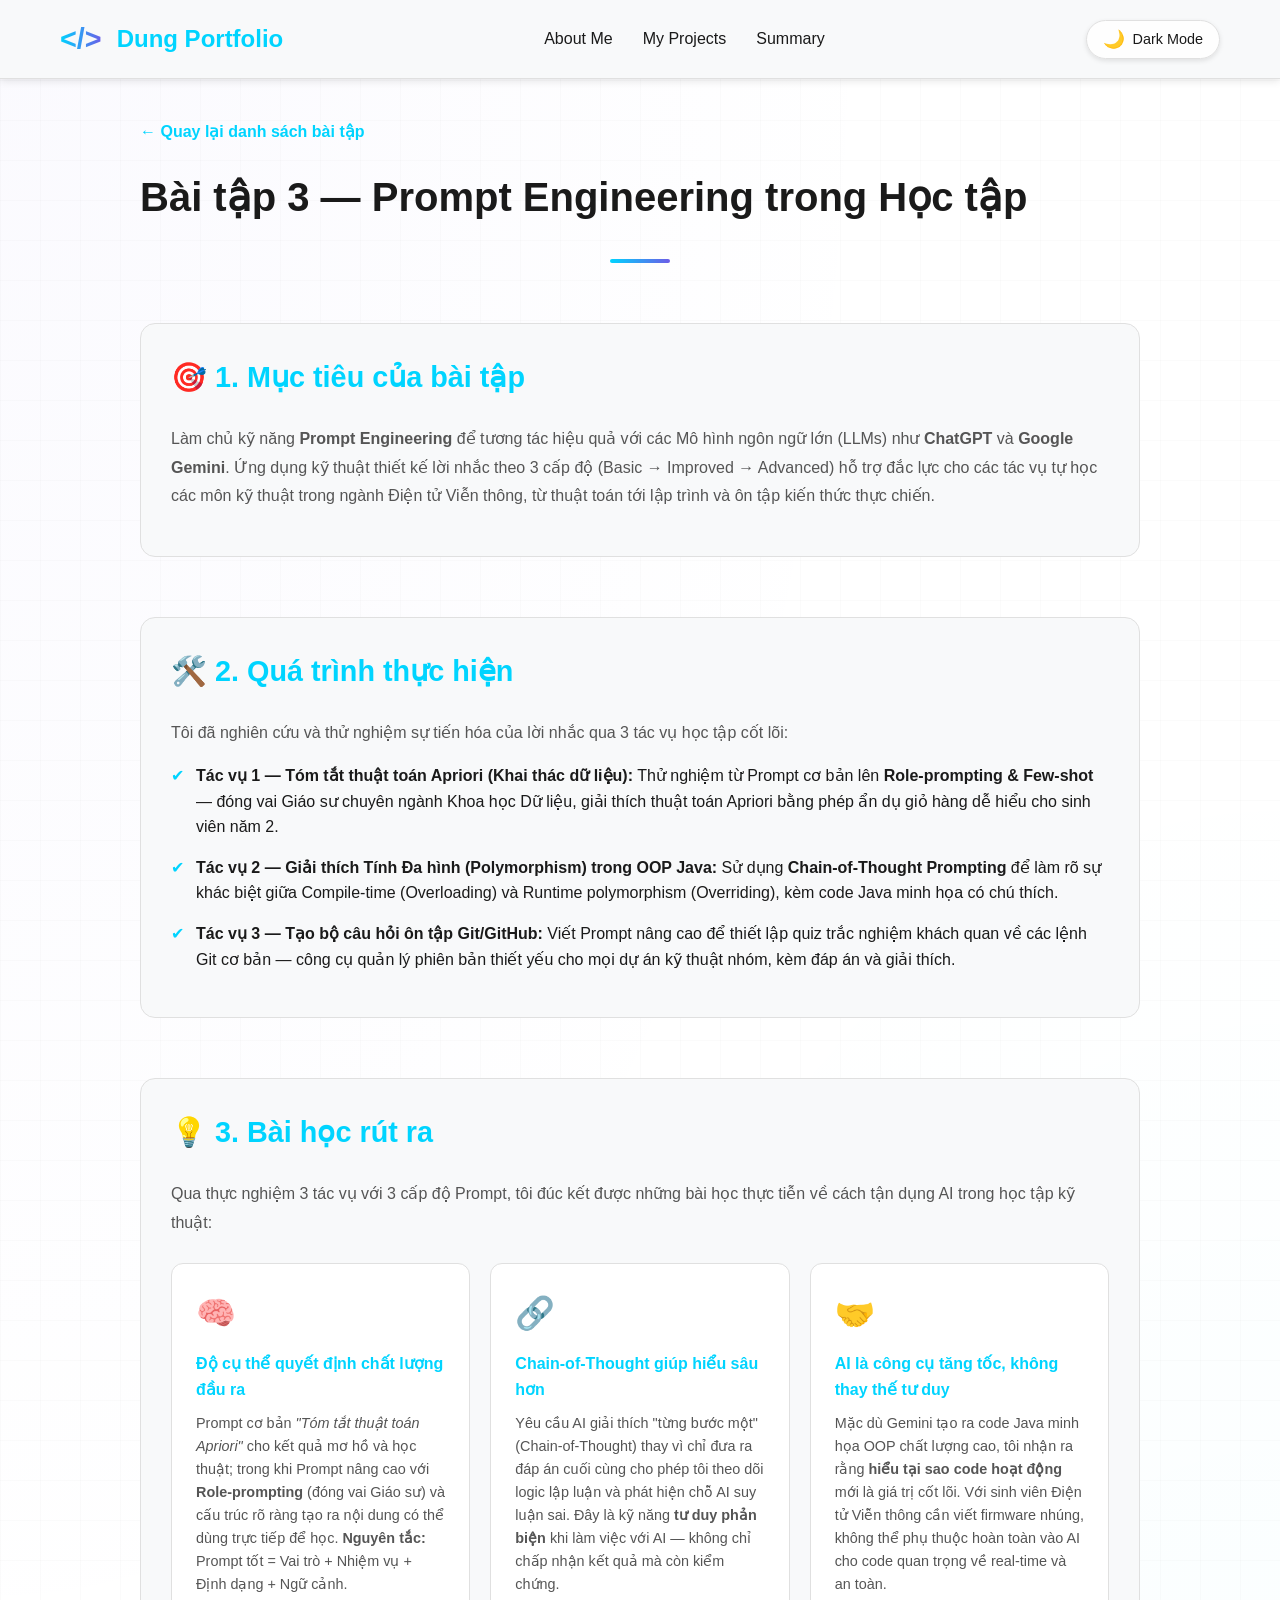
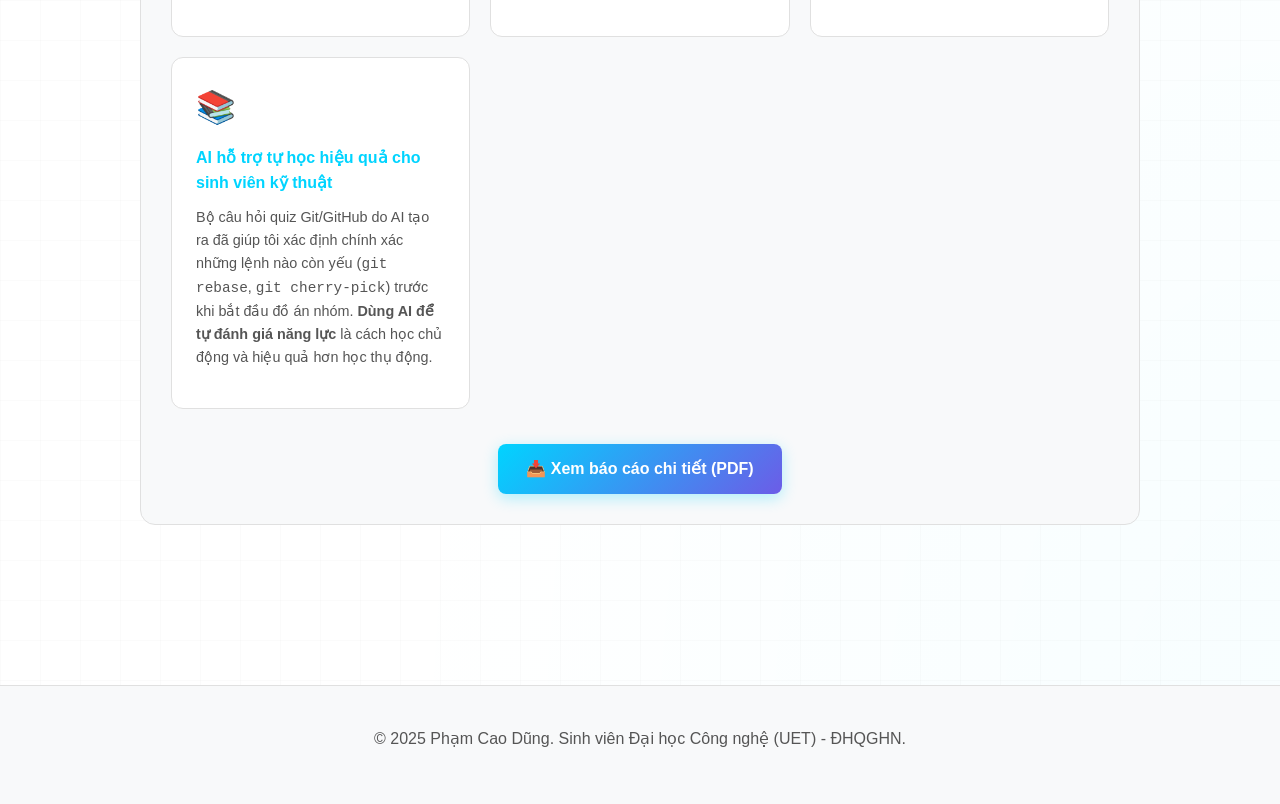
<file: bai3.html>
<!DOCTYPE html>
<html lang="vi">

<head>
    <meta charset="UTF-8">
    <meta name="viewport" content="width=device-width, initial-scale=1.0">
    <title>Bài tập 3 - Phạm Cao Dũng Portfolio</title>
    <link rel="stylesheet" href="styles.css">
</head>

<body>
    <!-- Navigation -->
    <nav class="navbar">
        <div class="nav-container">
            <div class="nav-logo">
                <span class="logo-icon">&lt;/&gt;</span>
                <a href="index.html">Dung Portfolio</a>
            </div>
            <ul class="nav-menu">
                <li class="nav-item">
                    <a href="index.html" class="nav-link">About Me</a>
                </li>
                <li class="nav-item">
                    <a href="projects.html" class="nav-link active">My Projects</a>
                </li>
                <li class="nav-item">
                    <a href="summary.html" class="nav-link">Summary</a>
                </li>
            </ul>
            <button class="theme-toggle" id="themeToggle" title="Toggle Dark Mode">
                <span class="theme-icon">🌙</span>
                <span class="theme-text">Dark Mode</span>
            </button>
        </div>
    </nav>

    <!-- Main Content -->
    <section class="project-detail">
        <div class="container">
            <div class="project-detail-header">
                <a href="projects.html" class="back-link">← Quay lại danh sách bài tập</a>
                <h1>Bài tập 3 — Prompt Engineering trong Học tập</h1>
                <div class="divider"></div>
            </div>

            <div class="project-detail-content">
                <!-- Section 1: Objectives -->
                <div class="detail-section">
                    <h2>🎯 1. Mục tiêu của bài tập</h2>
                    <p>
                        Làm chủ kỹ năng <strong>Prompt Engineering</strong> để tương tác hiệu quả với các Mô hình ngôn
                        ngữ lớn (LLMs) như <strong>ChatGPT</strong> và <strong>Google Gemini</strong>. Ứng dụng kỹ thuật
                        thiết kế lời nhắc theo 3 cấp độ (Basic → Improved → Advanced) hỗ trợ đắc lực cho các tác vụ tự
                        học các môn kỹ thuật trong ngành Điện tử Viễn thông, từ thuật toán tới lập trình và ôn tập kiến
                        thức thực chiến.
                    </p>
                </div>

                <!-- Section 2: Process -->
                <div class="detail-section">
                    <h2>🛠️ 2. Quá trình thực hiện</h2>
                    <p>Tôi đã nghiên cứu và thử nghiệm sự tiến hóa của lời nhắc qua 3 tác vụ học tập cốt lõi:</p>
                    <ul class="steps-list" style="list-style: none; padding-left: 0; margin-top: 15px;">
                        <li style="margin-bottom: 15px; padding-left: 25px; position: relative;">
                            <span style="position: absolute; left: 0; color: var(--primary-color);">✔</span>
                            <strong>Tác vụ 1 — Tóm tắt thuật toán Apriori (Khai thác dữ liệu):</strong> Thử nghiệm từ
                            Prompt cơ bản lên <strong>Role-prompting & Few-shot</strong> — đóng vai Giáo sư chuyên ngành
                            Khoa học Dữ liệu, giải thích thuật toán Apriori bằng phép ẩn dụ giỏ hàng dễ hiểu cho sinh
                            viên năm 2.
                        </li>
                        <li style="margin-bottom: 15px; padding-left: 25px; position: relative;">
                            <span style="position: absolute; left: 0; color: var(--primary-color);">✔</span>
                            <strong>Tác vụ 2 — Giải thích Tính Đa hình (Polymorphism) trong OOP Java:</strong> Sử dụng
                            <strong>Chain-of-Thought Prompting</strong> để làm rõ sự khác biệt giữa Compile-time
                            (Overloading) và Runtime polymorphism (Overriding), kèm code Java minh họa có chú thích.
                        </li>
                        <li style="margin-bottom: 15px; padding-left: 25px; position: relative;">
                            <span style="position: absolute; left: 0; color: var(--primary-color);">✔</span>
                            <strong>Tác vụ 3 — Tạo bộ câu hỏi ôn tập Git/GitHub:</strong> Viết Prompt nâng cao để thiết
                            lập quiz trắc nghiệm khách quan về các lệnh Git cơ bản — công cụ quản lý phiên bản thiết yếu
                            cho mọi dự án kỹ thuật nhóm, kèm đáp án và giải thích.
                        </li>
                    </ul>
                </div>

                <!-- Section 3: Lessons Learned -->
                <div class="detail-section">
                    <h2>💡 3. Bài học rút ra</h2>
                    <p>Qua thực nghiệm 3 tác vụ với 3 cấp độ Prompt, tôi đúc kết được những bài học thực tiễn về cách
                        tận dụng AI trong học tập kỹ thuật:</p>

                    <div class="lessons-grid">
                        <div class="lesson-card">
                            <div class="lesson-icon">🧠</div>
                            <h4>Độ cụ thể quyết định chất lượng đầu ra</h4>
                            <p>Prompt cơ bản <em>"Tóm tắt thuật toán Apriori"</em> cho kết quả mơ hồ và học thuật; trong
                                khi Prompt nâng cao với <strong>Role-prompting</strong> (đóng vai Giáo sư) và cấu trúc
                                rõ ràng tạo ra nội dung có thể dùng trực tiếp để học. <strong>Nguyên tắc:</strong>
                                Prompt tốt = Vai trò + Nhiệm vụ + Định dạng + Ngữ cảnh.</p>
                        </div>
                        <div class="lesson-card">
                            <div class="lesson-icon">🔗</div>
                            <h4>Chain-of-Thought giúp hiểu sâu hơn</h4>
                            <p>Yêu cầu AI giải thích "từng bước một" (Chain-of-Thought) thay vì chỉ đưa ra đáp án cuối
                                cùng cho phép tôi theo dõi logic lập luận và phát hiện chỗ AI suy luận sai. Đây là kỹ
                                năng <strong>tư duy phản biện</strong> khi làm việc với AI — không chỉ chấp nhận kết quả
                                mà còn kiểm chứng.</p>
                        </div>
                        <div class="lesson-card">
                            <div class="lesson-icon">🤝</div>
                            <h4>AI là công cụ tăng tốc, không thay thế tư duy</h4>
                            <p>Mặc dù Gemini tạo ra code Java minh họa OOP chất lượng cao, tôi nhận ra rằng <strong>hiểu
                                    tại sao code hoạt động</strong> mới là giá trị cốt lõi. Với sinh viên Điện tử Viễn
                                thông cần viết firmware nhúng, không thể phụ thuộc hoàn toàn vào AI cho code quan trọng
                                về real-time và an toàn.</p>
                        </div>
                        <div class="lesson-card">
                            <div class="lesson-icon">📚</div>
                            <h4>AI hỗ trợ tự học hiệu quả cho sinh viên kỹ thuật</h4>
                            <p>Bộ câu hỏi quiz Git/GitHub do AI tạo ra đã giúp tôi xác định chính xác những lệnh nào còn
                                yếu (<code>git rebase</code>, <code>git cherry-pick</code>) trước khi bắt đầu đồ án
                                nhóm. <strong>Dùng AI để tự đánh giá năng lực</strong> là cách học chủ động và hiệu quả
                                hơn học thụ động.</p>
                        </div>
                    </div>

                    <!-- Action Button -->
                    <div style="text-align: center; margin-top: 35px;">
                        <a href="https://drive.google.com/file/d/1ORsQHa89GNoyiWAR2bwyN3A7WFl3VimK/view?usp=sharing"
                            target="_blank" class="btn btn-primary"
                            style="display: inline-flex; align-items: center; gap: 8px; font-weight: 600; text-decoration: none; padding: 12px 28px; border-radius: 8px;">
                            📥 Xem báo cáo chi tiết (PDF)
                        </a>
                    </div>
                </div>
            </div>
        </div>
    </section>

    <!-- Footer -->
    <footer class="footer">
        <div class="footer-content">
            <p>&copy; 2025 Phạm Cao Dũng. Sinh viên Đại học Công nghệ (UET) - ĐHQGHN.</p>
        </div>
    </footer>

    <script src="script.js"></script>
</body>

</html>
</file>
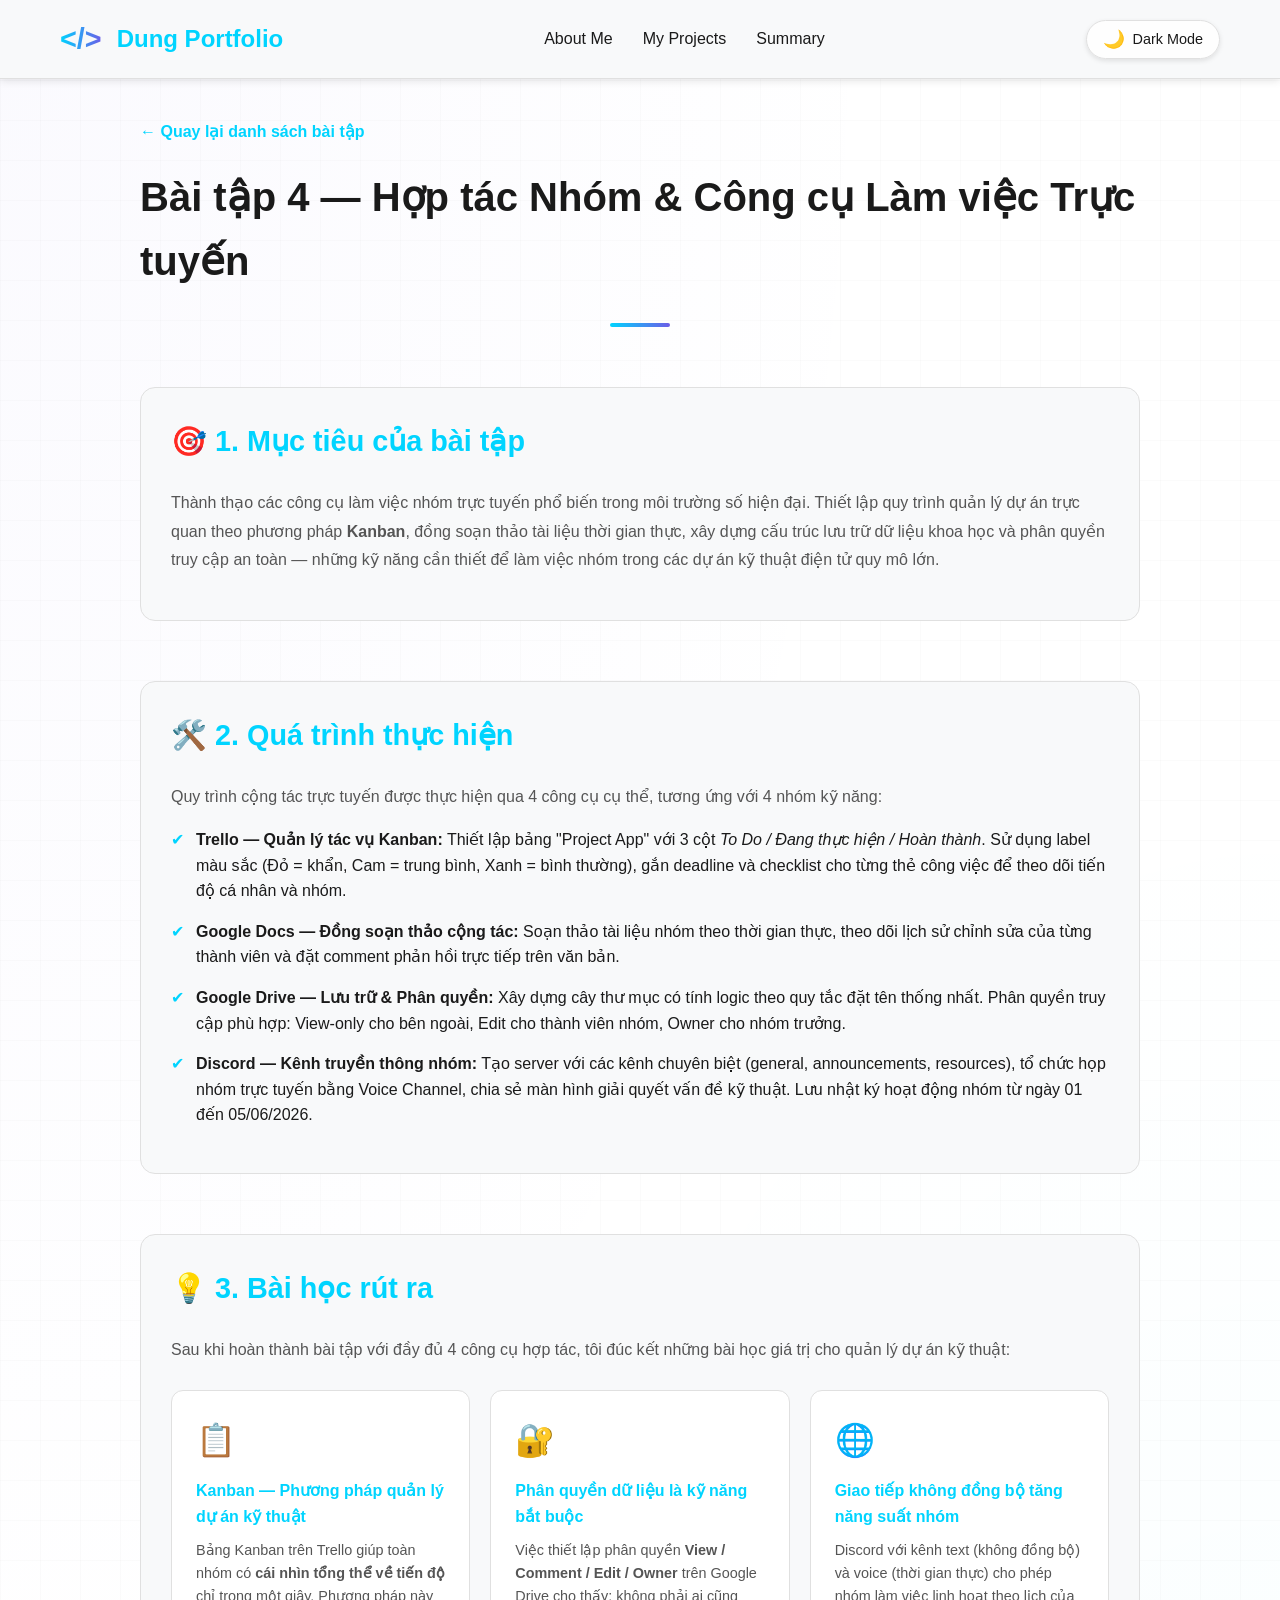
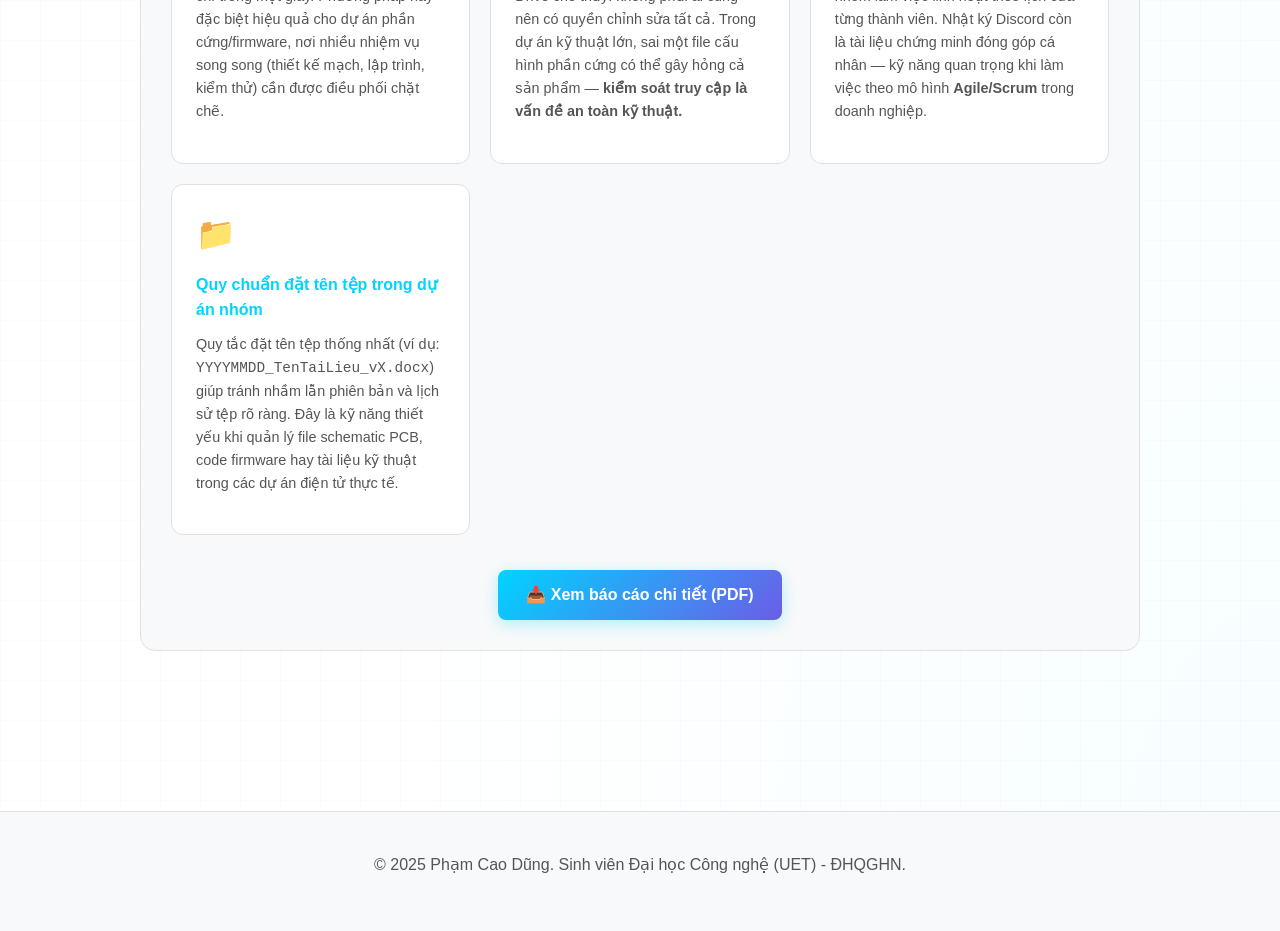
<file: bai4.html>
<!DOCTYPE html>
<html lang="vi">

<head>
    <meta charset="UTF-8">
    <meta name="viewport" content="width=device-width, initial-scale=1.0">
    <title>Bài tập 4 - Phạm Cao Dũng Portfolio</title>
    <link rel="stylesheet" href="styles.css">
</head>

<body>
    <!-- Navigation -->
    <nav class="navbar">
        <div class="nav-container">
            <div class="nav-logo">
                <span class="logo-icon">&lt;/&gt;</span>
                <a href="index.html">Dung Portfolio</a>
            </div>
            <ul class="nav-menu">
                <li class="nav-item">
                    <a href="index.html" class="nav-link">About Me</a>
                </li>
                <li class="nav-item">
                    <a href="projects.html" class="nav-link active">My Projects</a>
                </li>
                <li class="nav-item">
                    <a href="summary.html" class="nav-link">Summary</a>
                </li>
            </ul>
            <button class="theme-toggle" id="themeToggle" title="Toggle Dark Mode">
                <span class="theme-icon">🌙</span>
                <span class="theme-text">Dark Mode</span>
            </button>
        </div>
    </nav>

    <!-- Main Content -->
    <section class="project-detail">
        <div class="container">
            <div class="project-detail-header">
                <a href="projects.html" class="back-link">← Quay lại danh sách bài tập</a>
                <h1>Bài tập 4 — Hợp tác Nhóm & Công cụ Làm việc Trực tuyến</h1>
                <div class="divider"></div>
            </div>

            <div class="project-detail-content">
                <!-- Section 1: Objectives -->
                <div class="detail-section">
                    <h2>🎯 1. Mục tiêu của bài tập</h2>
                    <p>
                        Thành thạo các công cụ làm việc nhóm trực tuyến phổ biến trong môi trường số hiện đại. Thiết lập
                        quy trình quản lý dự án trực quan theo phương pháp <strong>Kanban</strong>, đồng soạn thảo tài
                        liệu thời gian thực, xây dựng cấu trúc lưu trữ dữ liệu khoa học và phân quyền truy cập an toàn —
                        những kỹ năng cần thiết để làm việc nhóm trong các dự án kỹ thuật điện tử quy mô lớn.
                    </p>
                </div>

                <!-- Section 2: Process -->
                <div class="detail-section">
                    <h2>🛠️ 2. Quá trình thực hiện</h2>
                    <p>Quy trình cộng tác trực tuyến được thực hiện qua 4 công cụ cụ thể, tương ứng với 4 nhóm kỹ năng:
                    </p>
                    <ul class="steps-list" style="list-style: none; padding-left: 0; margin-top: 15px;">
                        <li style="margin-bottom: 15px; padding-left: 25px; position: relative;">
                            <span style="position: absolute; left: 0; color: var(--primary-color);">✔</span>
                            <strong>Trello — Quản lý tác vụ Kanban:</strong> Thiết lập bảng "Project App" với 3 cột
                            <em>To Do / Đang thực hiện / Hoàn thành</em>. Sử dụng label màu sắc (Đỏ = khẩn, Cam = trung
                            bình, Xanh = bình thường), gắn deadline và checklist cho từng thẻ công việc để theo dõi tiến
                            độ cá nhân và nhóm.
                        </li>
                        <li style="margin-bottom: 15px; padding-left: 25px; position: relative;">
                            <span style="position: absolute; left: 0; color: var(--primary-color);">✔</span>
                            <strong>Google Docs — Đồng soạn thảo cộng tác:</strong> Soạn thảo tài liệu nhóm theo thời
                            gian thực, theo dõi lịch sử chỉnh sửa của từng thành viên và đặt comment phản hồi trực tiếp
                            trên văn bản.
                        </li>
                        <li style="margin-bottom: 15px; padding-left: 25px; position: relative;">
                            <span style="position: absolute; left: 0; color: var(--primary-color);">✔</span>
                            <strong>Google Drive — Lưu trữ & Phân quyền:</strong> Xây dựng cây thư mục có tính logic
                            theo quy tắc đặt tên thống nhất. Phân quyền truy cập phù hợp: View-only cho bên ngoài, Edit
                            cho thành viên nhóm, Owner cho nhóm trưởng.
                        </li>
                        <li style="margin-bottom: 15px; padding-left: 25px; position: relative;">
                            <span style="position: absolute; left: 0; color: var(--primary-color);">✔</span>
                            <strong>Discord — Kênh truyền thông nhóm:</strong> Tạo server với các kênh chuyên biệt
                            (general, announcements, resources), tổ chức họp nhóm trực tuyến bằng Voice Channel, chia sẻ
                            màn hình giải quyết vấn đề kỹ thuật. Lưu nhật ký hoạt động nhóm từ ngày 01 đến 05/06/2026.
                        </li>
                    </ul>
                </div>

                <!-- Section 3: Lessons Learned -->
                <div class="detail-section">
                    <h2>💡 3. Bài học rút ra</h2>
                    <p>Sau khi hoàn thành bài tập với đầy đủ 4 công cụ hợp tác, tôi đúc kết những bài học giá trị cho
                        quản lý dự án kỹ thuật:</p>

                    <div class="lessons-grid">
                        <div class="lesson-card">
                            <div class="lesson-icon">📋</div>
                            <h4>Kanban — Phương pháp quản lý dự án kỹ thuật</h4>
                            <p>Bảng Kanban trên Trello giúp toàn nhóm có <strong>cái nhìn tổng thể về tiến độ</strong>
                                chỉ trong một giây. Phương pháp này đặc biệt hiệu quả cho dự án phần cứng/firmware, nơi
                                nhiều nhiệm vụ song song (thiết kế mạch, lập trình, kiểm thử) cần được điều phối chặt
                                chẽ.</p>
                        </div>
                        <div class="lesson-card">
                            <div class="lesson-icon">🔐</div>
                            <h4>Phân quyền dữ liệu là kỹ năng bắt buộc</h4>
                            <p>Việc thiết lập phân quyền <strong>View / Comment / Edit / Owner</strong> trên Google
                                Drive cho thấy: không phải ai cũng nên có quyền chỉnh sửa tất cả. Trong dự án kỹ thuật
                                lớn, sai một file cấu hình phần cứng có thể gây hỏng cả sản phẩm — <strong>kiểm soát
                                    truy cập là vấn đề an toàn kỹ thuật.</strong></p>
                        </div>
                        <div class="lesson-card">
                            <div class="lesson-icon">🌐</div>
                            <h4>Giao tiếp không đồng bộ tăng năng suất nhóm</h4>
                            <p>Discord với kênh text (không đồng bộ) và voice (thời gian thực) cho phép nhóm làm việc
                                linh hoạt theo lịch của từng thành viên. Nhật ký Discord còn là tài liệu chứng minh đóng
                                góp cá nhân — kỹ năng quan trọng khi làm việc theo mô hình <strong>Agile/Scrum</strong>
                                trong doanh nghiệp.</p>
                        </div>
                        <div class="lesson-card">
                            <div class="lesson-icon">📁</div>
                            <h4>Quy chuẩn đặt tên tệp trong dự án nhóm</h4>
                            <p>Quy tắc đặt tên tệp thống nhất (ví dụ: <code>YYYYMMDD_TenTaiLieu_vX.docx</code>) giúp
                                tránh nhầm lẫn phiên bản và lịch sử tệp rõ ràng. Đây là kỹ năng thiết yếu khi quản lý
                                file schematic PCB, code firmware hay tài liệu kỹ thuật trong các dự án điện tử thực tế.
                            </p>
                        </div>
                    </div>

                    <!-- Action Button -->
                    <div style="text-align: center; margin-top: 35px;">
                        <a href="https://drive.google.com/file/d/14L25p30_IlA9QKj1CwchjuNvyH6xRvtX/view?usp=sharing"
                            target="_blank" class="btn btn-primary"
                            style="display: inline-flex; align-items: center; gap: 8px; font-weight: 600; text-decoration: none; padding: 12px 28px; border-radius: 8px;">
                            📥 Xem báo cáo chi tiết (PDF)
                        </a>
                    </div>
                </div>
            </div>
        </div>
    </section>

    <!-- Footer -->
    <footer class="footer">
        <div class="footer-content">
            <p>&copy; 2025 Phạm Cao Dũng. Sinh viên Đại học Công nghệ (UET) - ĐHQGHN.</p>
        </div>
    </footer>

    <script src="script.js"></script>
</body>

</html>
</file>
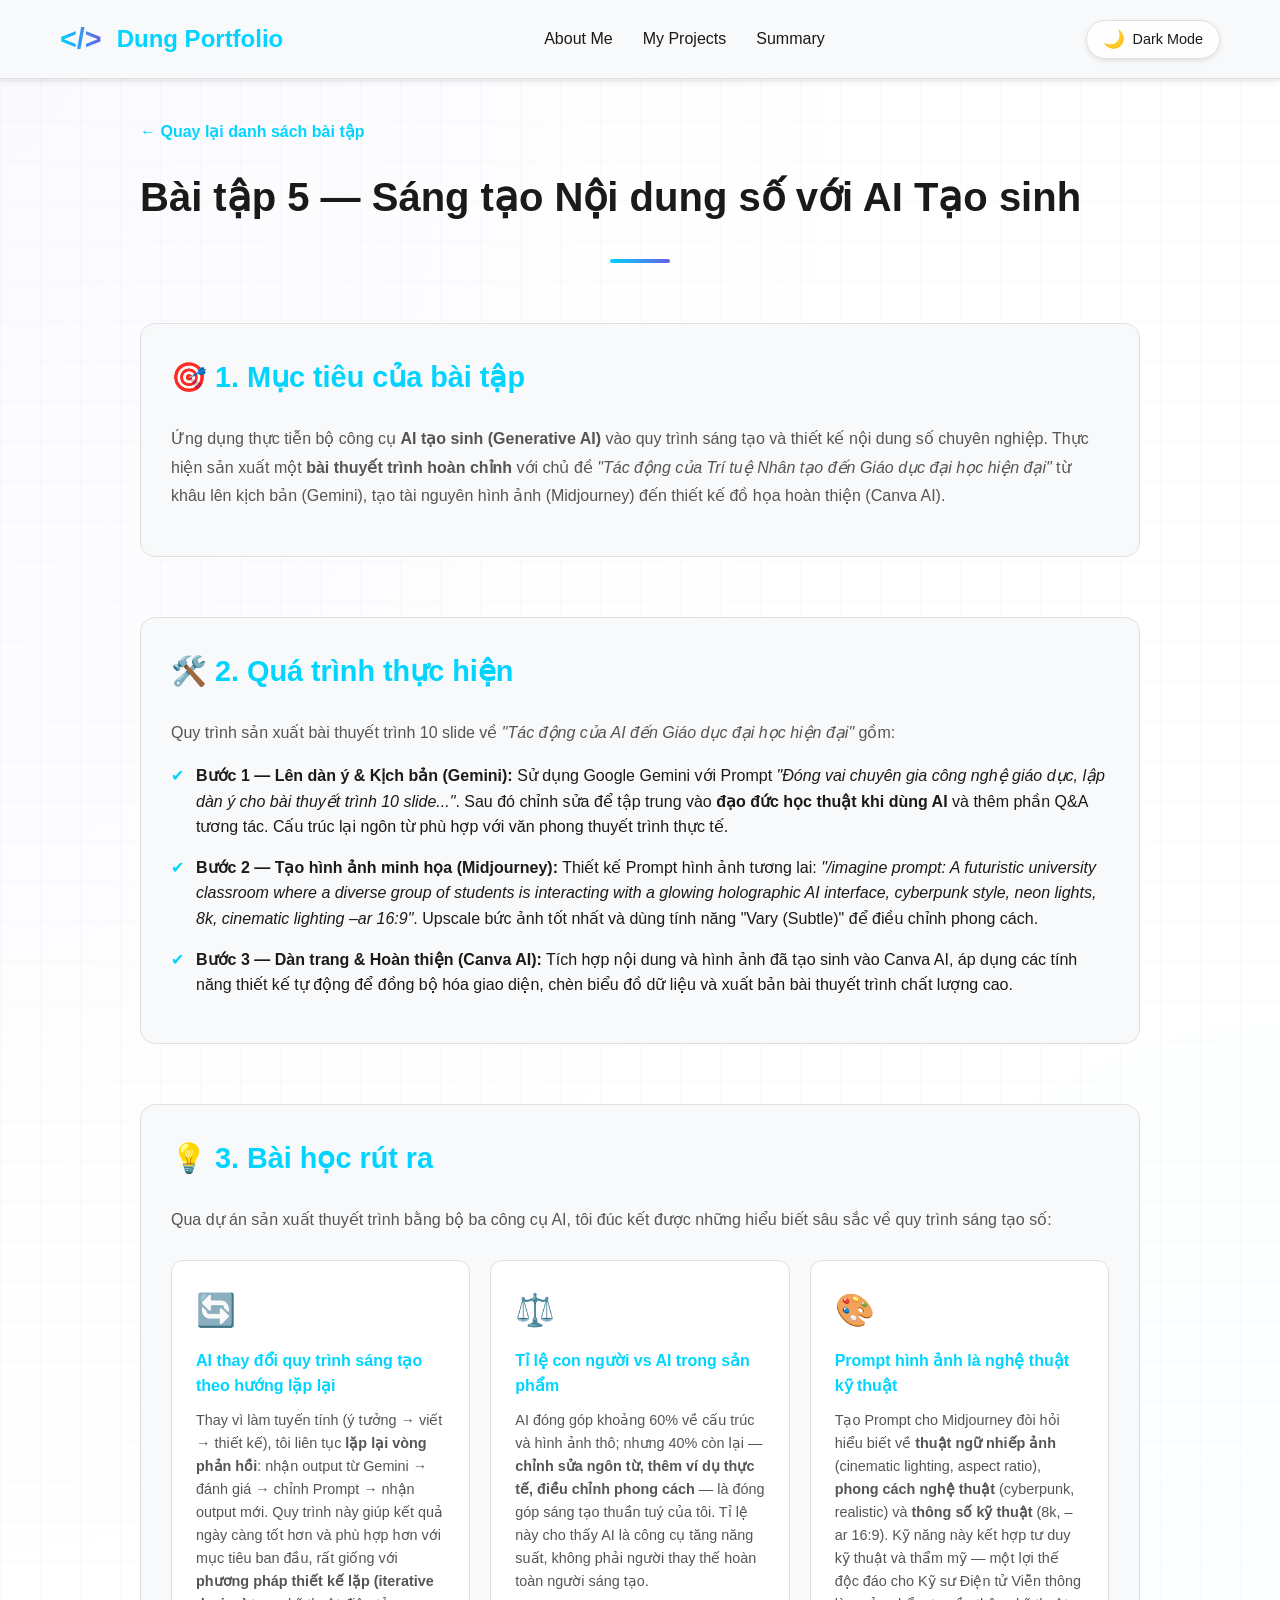
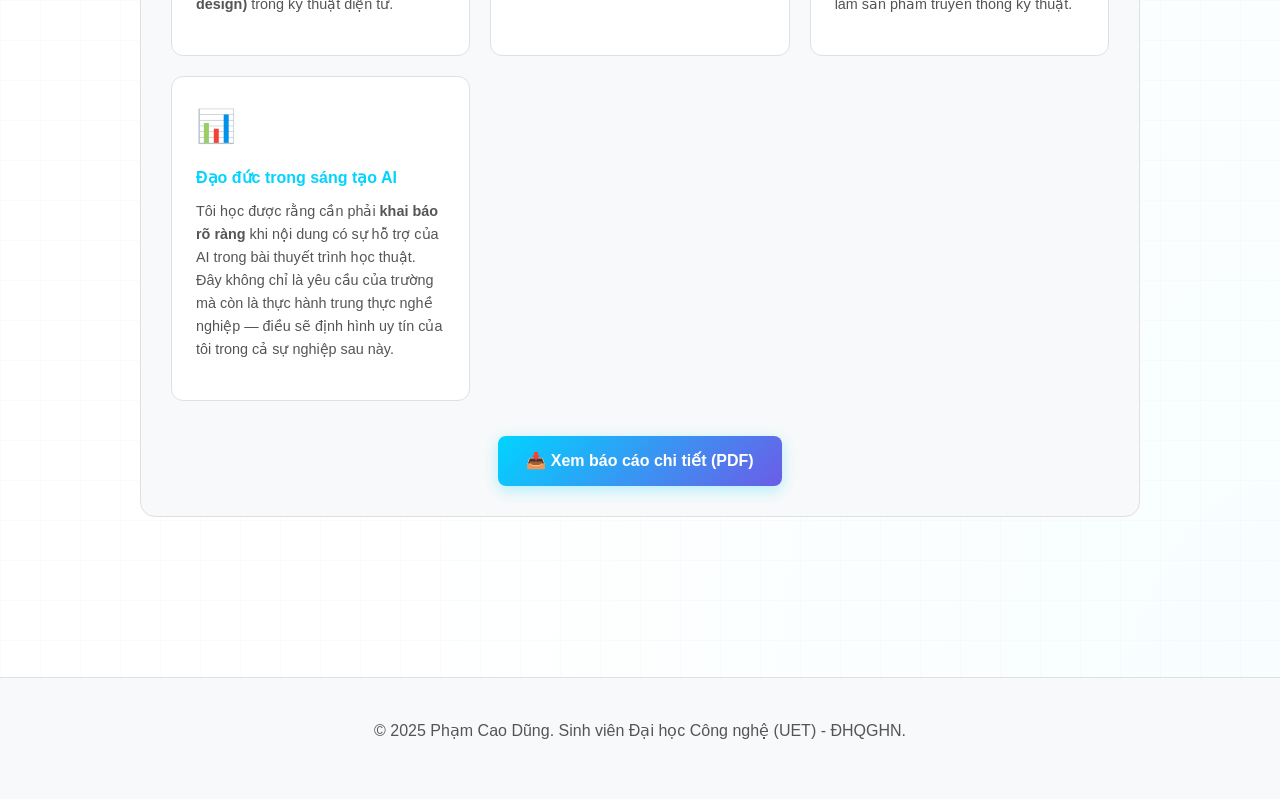
<file: bai5.html>
<!DOCTYPE html>
<html lang="vi">

<head>
    <meta charset="UTF-8">
    <meta name="viewport" content="width=device-width, initial-scale=1.0">
    <title>Bài tập 5 - Phạm Cao Dũng Portfolio</title>
    <link rel="stylesheet" href="styles.css">
</head>

<body>
    <!-- Navigation -->
    <nav class="navbar">
        <div class="nav-container">
            <div class="nav-logo">
                <span class="logo-icon">&lt;/&gt;</span>
                <a href="index.html">Dung Portfolio</a>
            </div>
            <ul class="nav-menu">
                <li class="nav-item">
                    <a href="index.html" class="nav-link">About Me</a>
                </li>
                <li class="nav-item">
                    <a href="projects.html" class="nav-link active">My Projects</a>
                </li>
                <li class="nav-item">
                    <a href="summary.html" class="nav-link">Summary</a>
                </li>
            </ul>
            <button class="theme-toggle" id="themeToggle" title="Toggle Dark Mode">
                <span class="theme-icon">🌙</span>
                <span class="theme-text">Dark Mode</span>
            </button>
        </div>
    </nav>

    <!-- Main Content -->
    <section class="project-detail">
        <div class="container">
            <div class="project-detail-header">
                <a href="projects.html" class="back-link">← Quay lại danh sách bài tập</a>
                <h1>Bài tập 5 — Sáng tạo Nội dung số với AI Tạo sinh</h1>
                <div class="divider"></div>
            </div>

            <div class="project-detail-content">
                <!-- Section 1: Objectives -->
                <div class="detail-section">
                    <h2>🎯 1. Mục tiêu của bài tập</h2>
                    <p>
                        Ứng dụng thực tiễn bộ công cụ <strong>AI tạo sinh (Generative AI)</strong> vào quy trình sáng
                        tạo và thiết kế nội dung số chuyên nghiệp. Thực hiện sản xuất một <strong>bài thuyết trình hoàn
                            chỉnh</strong> với chủ đề <em>"Tác động của Trí tuệ Nhân tạo đến Giáo dục đại học hiện
                            đại"</em> từ khâu lên kịch bản (Gemini), tạo tài nguyên hình ảnh (Midjourney) đến thiết kế
                        đồ họa hoàn thiện (Canva AI).
                    </p>
                </div>

                <!-- Section 2: Process -->
                <div class="detail-section">
                    <h2>🛠️ 2. Quá trình thực hiện</h2>
                    <p>Quy trình sản xuất bài thuyết trình 10 slide về <em>"Tác động của AI đến Giáo dục đại học hiện
                            đại"</em> gồm:</p>
                    <ul class="steps-list" style="list-style: none; padding-left: 0; margin-top: 15px;">
                        <li style="margin-bottom: 15px; padding-left: 25px; position: relative;">
                            <span style="position: absolute; left: 0; color: var(--primary-color);">✔</span>
                            <strong>Bước 1 — Lên dàn ý & Kịch bản (Gemini):</strong> Sử dụng Google Gemini với Prompt
                            <em>"Đóng vai chuyên gia công nghệ giáo dục, lập dàn ý cho bài thuyết trình 10
                                slide..."</em>. Sau đó chỉnh sửa để tập trung vào <strong>đạo đức học thuật khi dùng
                                AI</strong> và thêm phần Q&A tương tác. Cấu trúc lại ngôn từ phù hợp với văn phong
                            thuyết trình thực tế.
                        </li>
                        <li style="margin-bottom: 15px; padding-left: 25px; position: relative;">
                            <span style="position: absolute; left: 0; color: var(--primary-color);">✔</span>
                            <strong>Bước 2 — Tạo hình ảnh minh họa (Midjourney):</strong> Thiết kế Prompt hình ảnh tương
                            lai: <em>"/imagine prompt: A futuristic university classroom where a diverse group of
                                students is interacting with a glowing holographic AI interface, cyberpunk style, neon
                                lights, 8k, cinematic lighting –ar 16:9"</em>. Upscale bức ảnh tốt nhất và dùng tính
                            năng "Vary (Subtle)" để điều chỉnh phong cách.
                        </li>
                        <li style="margin-bottom: 15px; padding-left: 25px; position: relative;">
                            <span style="position: absolute; left: 0; color: var(--primary-color);">✔</span>
                            <strong>Bước 3 — Dàn trang & Hoàn thiện (Canva AI):</strong> Tích hợp nội dung và hình ảnh
                            đã tạo sinh vào Canva AI, áp dụng các tính năng thiết kế tự động để đồng bộ hóa giao diện,
                            chèn biểu đồ dữ liệu và xuất bản bài thuyết trình chất lượng cao.
                        </li>
                    </ul>
                </div>

                <!-- Section 3: Lessons Learned -->
                <div class="detail-section">
                    <h2>💡 3. Bài học rút ra</h2>
                    <p>Qua dự án sản xuất thuyết trình bằng bộ ba công cụ AI, tôi đúc kết được những hiểu biết sâu sắc
                        về quy trình sáng tạo số:</p>

                    <div class="lessons-grid">
                        <div class="lesson-card">
                            <div class="lesson-icon">🔄</div>
                            <h4>AI thay đổi quy trình sáng tạo theo hướng lặp lại</h4>
                            <p>Thay vì làm tuyến tính (ý tưởng → viết → thiết kế), tôi liên tục <strong>lặp lại vòng
                                    phản hồi</strong>: nhận output từ Gemini → đánh giá → chỉnh Prompt → nhận output
                                mới. Quy trình này giúp kết quả ngày càng tốt hơn và phù hợp hơn với mục tiêu ban đầu,
                                rất giống với <strong>phương pháp thiết kế lặp (iterative design)</strong> trong kỹ
                                thuật điện tử.</p>
                        </div>
                        <div class="lesson-card">
                            <div class="lesson-icon">⚖️</div>
                            <h4>Tỉ lệ con người vs AI trong sản phẩm</h4>
                            <p>AI đóng góp khoảng 60% về cấu trúc và hình ảnh thô; nhưng 40% còn lại — <strong>chỉnh sửa
                                    ngôn từ, thêm ví dụ thực tế, điều chỉnh phong cách</strong> — là đóng góp sáng tạo
                                thuần tuý của tôi. Tỉ lệ này cho thấy AI là công cụ tăng năng suất, không phải người
                                thay thế hoàn toàn người sáng tạo.</p>
                        </div>
                        <div class="lesson-card">
                            <div class="lesson-icon">🎨</div>
                            <h4>Prompt hình ảnh là nghệ thuật kỹ thuật</h4>
                            <p>Tạo Prompt cho Midjourney đòi hỏi hiểu biết về <strong>thuật ngữ nhiếp ảnh</strong>
                                (cinematic lighting, aspect ratio), <strong>phong cách nghệ thuật</strong> (cyberpunk,
                                realistic) và <strong>thông số kỹ thuật</strong> (8k, –ar 16:9). Kỹ năng này kết hợp tư
                                duy kỹ thuật và thẩm mỹ — một lợi thế độc đáo cho Kỹ sư Điện tử Viễn thông làm sản phẩm
                                truyền thông kỹ thuật.</p>
                        </div>
                        <div class="lesson-card">
                            <div class="lesson-icon">📊</div>
                            <h4>Đạo đức trong sáng tạo AI</h4>
                            <p>Tôi học được rằng cần phải <strong>khai báo rõ ràng</strong> khi nội dung có sự hỗ trợ
                                của AI trong bài thuyết trình học thuật. Đây không chỉ là yêu cầu của trường mà còn là
                                thực hành trung thực nghề nghiệp — điều sẽ định hình uy tín của tôi trong cả sự nghiệp
                                sau này.</p>
                        </div>
                    </div>

                    <!-- Action Button -->
                    <div style="text-align: center; margin-top: 35px;">
                        <a href="https://drive.google.com/file/d/1ygIgyLspH8_8gHT0CXQ0tRGULLbOz9KD/view?usp=sharing"
                            target="_blank" class="btn btn-primary"
                            style="display: inline-flex; align-items: center; gap: 8px; font-weight: 600; text-decoration: none; padding: 12px 28px; border-radius: 8px;">
                            📥 Xem báo cáo chi tiết (PDF)
                        </a>
                    </div>
                </div>
            </div>
        </div>
    </section>

    <!-- Footer -->
    <footer class="footer">
        <div class="footer-content">
            <p>&copy; 2025 Phạm Cao Dũng. Sinh viên Đại học Công nghệ (UET) - ĐHQGHN.</p>
        </div>
    </footer>

    <script src="script.js"></script>
</body>

</html>
</file>
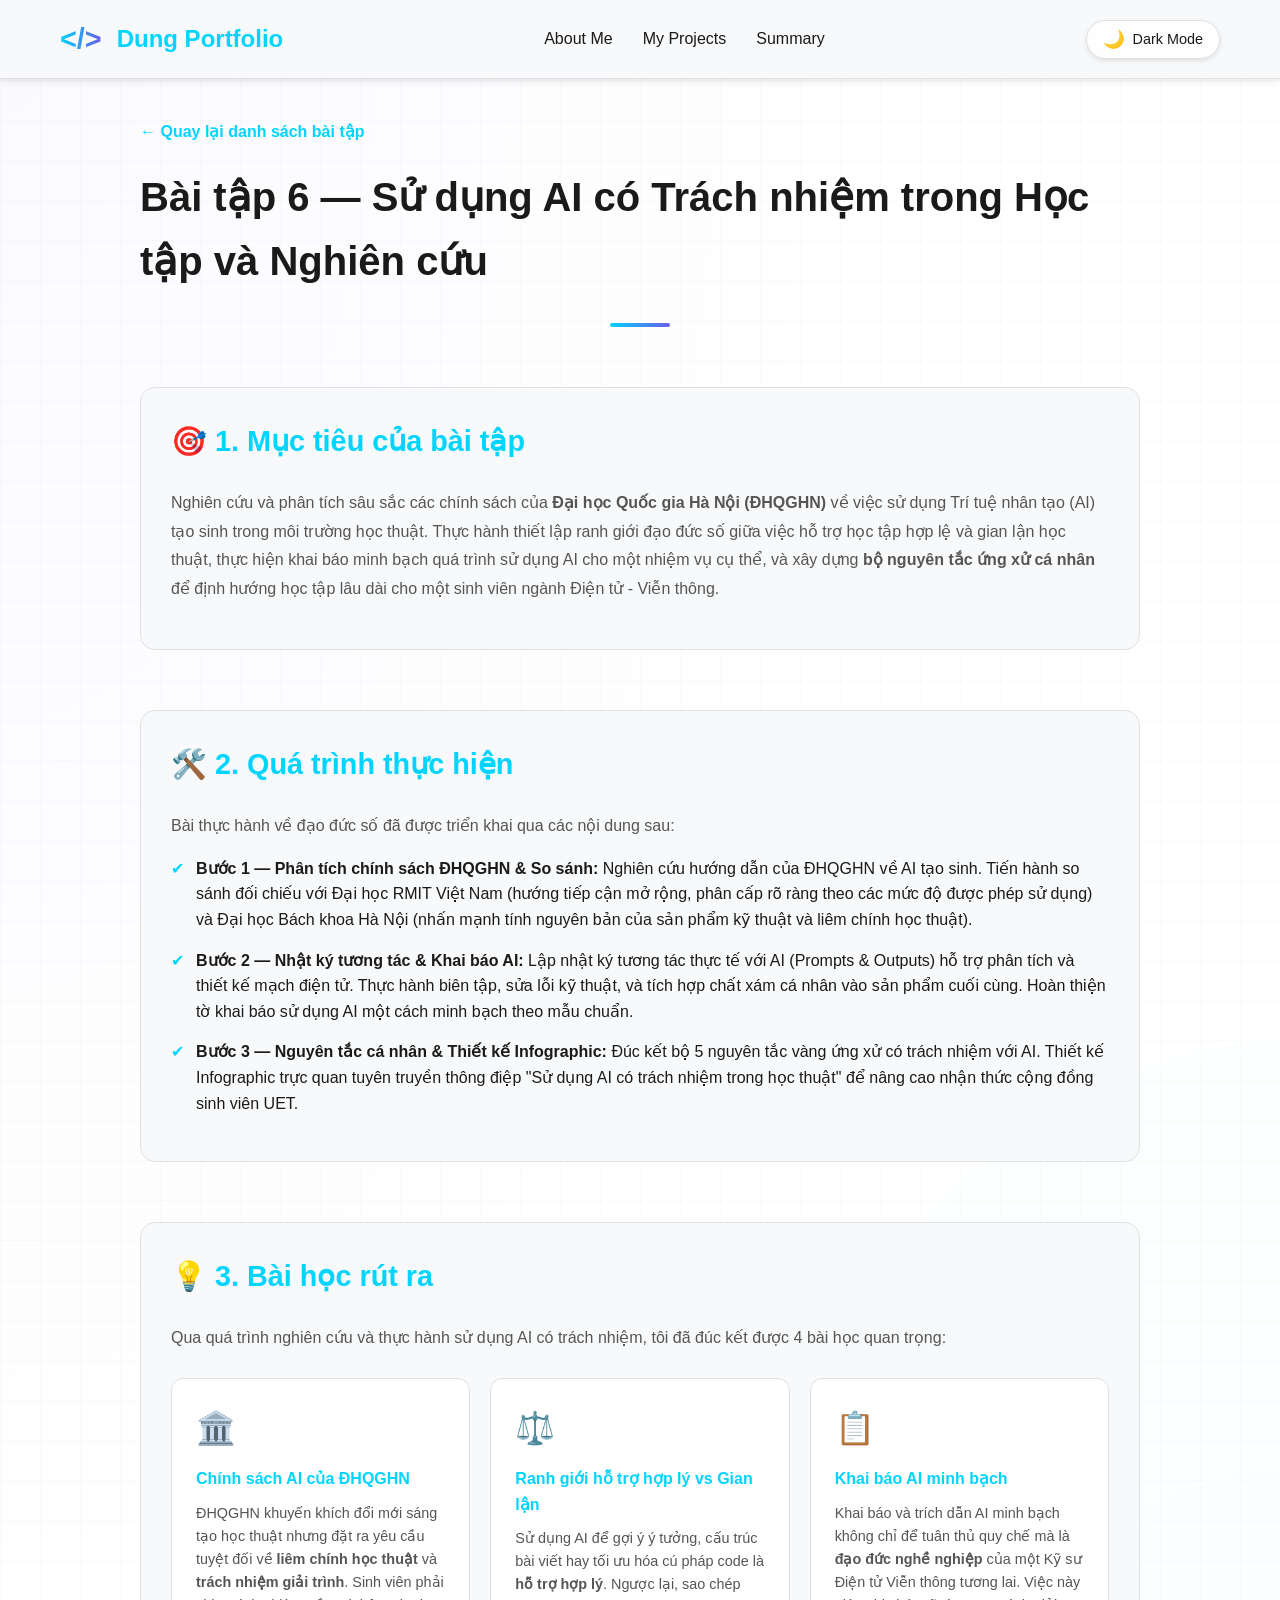
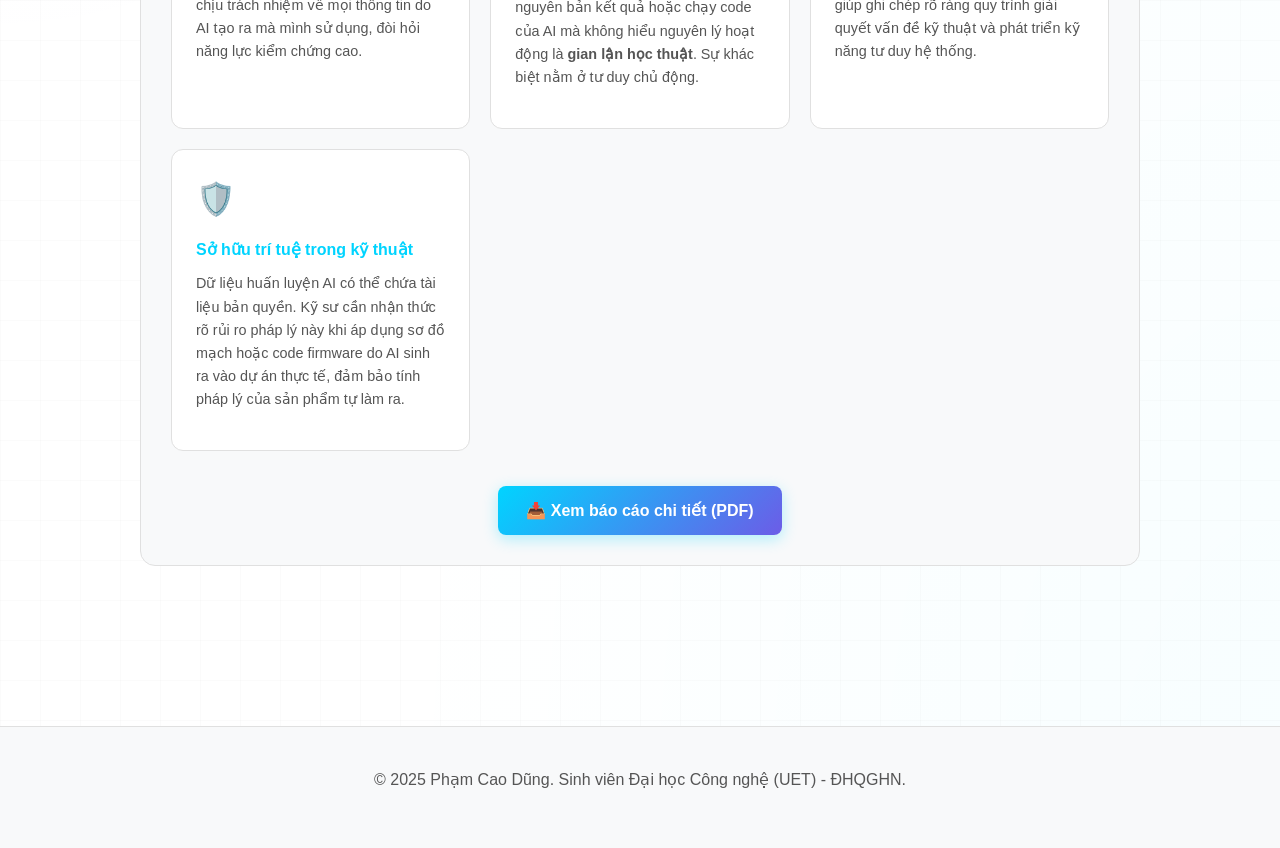
<file: bai6.html>
<!DOCTYPE html>
<html lang="vi">

<head>
    <meta charset="UTF-8">
    <meta name="viewport" content="width=device-width, initial-scale=1.0">
    <title>Bài tập 6 - Phạm Cao Dũng Portfolio</title>
    <link rel="stylesheet" href="styles.css">
</head>

<body>
    <!-- Navigation -->
    <nav class="navbar">
        <div class="nav-container">
            <div class="nav-logo">
                <span class="logo-icon">&lt;/&gt;</span>
                <a href="index.html">Dung Portfolio</a>
            </div>
            <ul class="nav-menu">
                <li class="nav-item">
                    <a href="index.html" class="nav-link">About Me</a>
                </li>
                <li class="nav-item">
                    <a href="projects.html" class="nav-link active">My Projects</a>
                </li>
                <li class="nav-item">
                    <a href="summary.html" class="nav-link">Summary</a>
                </li>
            </ul>
            <button class="theme-toggle" id="themeToggle" title="Toggle Dark Mode">
                <span class="theme-icon">🌙</span>
                <span class="theme-text">Dark Mode</span>
            </button>
        </div>
    </nav>

    <!-- Main Content -->
    <section class="project-detail">
        <div class="container">
            <div class="project-detail-header">
                <a href="projects.html" class="back-link">← Quay lại danh sách bài tập</a>
                <h1>Bài tập 6 — Sử dụng AI có Trách nhiệm trong Học tập và Nghiên cứu</h1>
                <div class="divider"></div>
            </div>

            <div class="project-detail-content">
                <!-- Section 1: Objectives -->
                <div class="detail-section">
                    <h2>🎯 1. Mục tiêu của bài tập</h2>
                    <p>
                        Nghiên cứu và phân tích sâu sắc các chính sách của <strong>Đại học Quốc gia Hà Nội
                            (ĐHQGHN)</strong> về việc sử dụng Trí tuệ nhân tạo (AI) tạo sinh trong môi trường học thuật.
                        Thực hành thiết lập ranh giới đạo đức số giữa việc hỗ trợ học tập hợp lệ và gian lận học thuật,
                        thực hiện khai báo minh bạch quá trình sử dụng AI cho một nhiệm vụ cụ thể, và xây dựng
                        <strong>bộ nguyên tắc ứng xử cá nhân</strong> để định hướng học tập lâu dài cho một sinh viên
                        ngành Điện tử - Viễn thông.
                    </p>
                </div>

                <!-- Section 2: Process -->
                <div class="detail-section">
                    <h2>🛠️ 2. Quá trình thực hiện</h2>
                    <p>Bài thực hành về đạo đức số đã được triển khai qua các nội dung sau:</p>
                    <ul class="steps-list" style="list-style: none; padding-left: 0; margin-top: 15px;">
                        <li style="margin-bottom: 15px; padding-left: 25px; position: relative;">
                            <span style="position: absolute; left: 0; color: var(--primary-color);">✔</span>
                            <strong>Bước 1 — Phân tích chính sách ĐHQGHN & So sánh:</strong> Nghiên cứu hướng dẫn của
                            ĐHQGHN về AI tạo sinh. Tiến hành so sánh đối chiếu với Đại học RMIT Việt Nam (hướng tiếp cận
                            mở rộng, phân cấp rõ ràng theo các mức độ được phép sử dụng) và Đại học Bách khoa Hà Nội
                            (nhấn mạnh tính nguyên bản của sản phẩm kỹ thuật và liêm chính học thuật).
                        </li>
                        <li style="margin-bottom: 15px; padding-left: 25px; position: relative;">
                            <span style="position: absolute; left: 0; color: var(--primary-color);">✔</span>
                            <strong>Bước 2 — Nhật ký tương tác & Khai báo AI:</strong> Lập nhật ký tương tác thực tế với
                            AI (Prompts & Outputs) hỗ trợ phân tích và thiết kế mạch điện tử. Thực hành biên tập, sửa
                            lỗi kỹ thuật, và tích hợp chất xám cá nhân vào sản phẩm cuối cùng. Hoàn thiện tờ khai báo sử
                            dụng AI một cách minh bạch theo mẫu chuẩn.
                        </li>
                        <li style="margin-bottom: 15px; padding-left: 25px; position: relative;">
                            <span style="position: absolute; left: 0; color: var(--primary-color);">✔</span>
                            <strong>Bước 3 — Nguyên tắc cá nhân & Thiết kế Infographic:</strong> Đúc kết bộ 5 nguyên tắc
                            vàng ứng xử có trách nhiệm với AI. Thiết kế Infographic trực quan tuyên truyền thông điệp
                            "Sử dụng AI có trách nhiệm trong học thuật" để nâng cao nhận thức cộng đồng sinh viên UET.
                        </li>
                    </ul>
                </div>

                <!-- Section 3: Lessons Learned -->
                <div class="detail-section">
                    <h2>💡 3. Bài học rút ra</h2>
                    <p>Qua quá trình nghiên cứu và thực hành sử dụng AI có trách nhiệm, tôi đã đúc kết được 4 bài học
                        quan trọng:</p>

                    <div class="lessons-grid">
                        <div class="lesson-card">
                            <div class="lesson-icon">🏛️</div>
                            <h4>Chính sách AI của ĐHQGHN</h4>
                            <p>ĐHQGHN khuyến khích đổi mới sáng tạo học thuật nhưng đặt ra yêu cầu tuyệt đối về
                                <strong>liêm chính học thuật</strong> và <strong>trách nhiệm giải trình</strong>. Sinh
                                viên phải chịu trách nhiệm về mọi thông tin do AI tạo ra mà mình sử dụng, đòi hỏi năng
                                lực kiểm chứng cao.</p>
                        </div>
                        <div class="lesson-card">
                            <div class="lesson-icon">⚖️</div>
                            <h4>Ranh giới hỗ trợ hợp lý vs Gian lận</h4>
                            <p>Sử dụng AI để gợi ý ý tưởng, cấu trúc bài viết hay tối ưu hóa cú pháp code là <strong>hỗ
                                    trợ hợp lý</strong>. Ngược lại, sao chép nguyên bản kết quả hoặc chạy code của AI mà
                                không hiểu nguyên lý hoạt động là <strong>gian lận học thuật</strong>. Sự khác biệt nằm
                                ở tư duy chủ động.</p>
                        </div>
                        <div class="lesson-card">
                            <div class="lesson-icon">📋</div>
                            <h4>Khai báo AI minh bạch</h4>
                            <p>Khai báo và trích dẫn AI minh bạch không chỉ để tuân thủ quy chế mà là <strong>đạo đức
                                    nghề nghiệp</strong> của một Kỹ sư Điện tử Viễn thông tương lai. Việc này giúp ghi
                                chép rõ ràng quy trình giải quyết vấn đề kỹ thuật và phát triển kỹ năng tư duy hệ thống.
                            </p>
                        </div>
                        <div class="lesson-card">
                            <div class="lesson-icon">🛡️</div>
                            <h4>Sở hữu trí tuệ trong kỹ thuật</h4>
                            <p>Dữ liệu huấn luyện AI có thể chứa tài liệu bản quyền. Kỹ sư cần nhận thức rõ rủi ro pháp
                                lý này khi áp dụng sơ đồ mạch hoặc code firmware do AI sinh ra vào dự án thực tế, đảm
                                bảo tính pháp lý của sản phẩm tự làm ra.</p>
                        </div>
                    </div>

                    <!-- Action Button -->
                    <div style="text-align: center; margin-top: 35px;">
                        <a href="https://drive.google.com/file/d/1q6I0Qrud5nZJxy7BAib5cdWB7U0e-JNA/view?usp=sharing"
                            target="_blank" class="btn btn-primary"
                            style="display: inline-flex; align-items: center; gap: 8px; font-weight: 600; text-decoration: none; padding: 12px 28px; border-radius: 8px;">
                            📥 Xem báo cáo chi tiết (PDF)
                        </a>
                    </div>
                </div>
            </div>
        </div>
    </section>

    <!-- Footer -->
    <footer class="footer">
        <div class="footer-content">
            <p>&copy; 2025 Phạm Cao Dũng. Sinh viên Đại học Công nghệ (UET) - ĐHQGHN.</p>
        </div>
    </footer>

    <script src="script.js"></script>
</body>

</html>
</file>
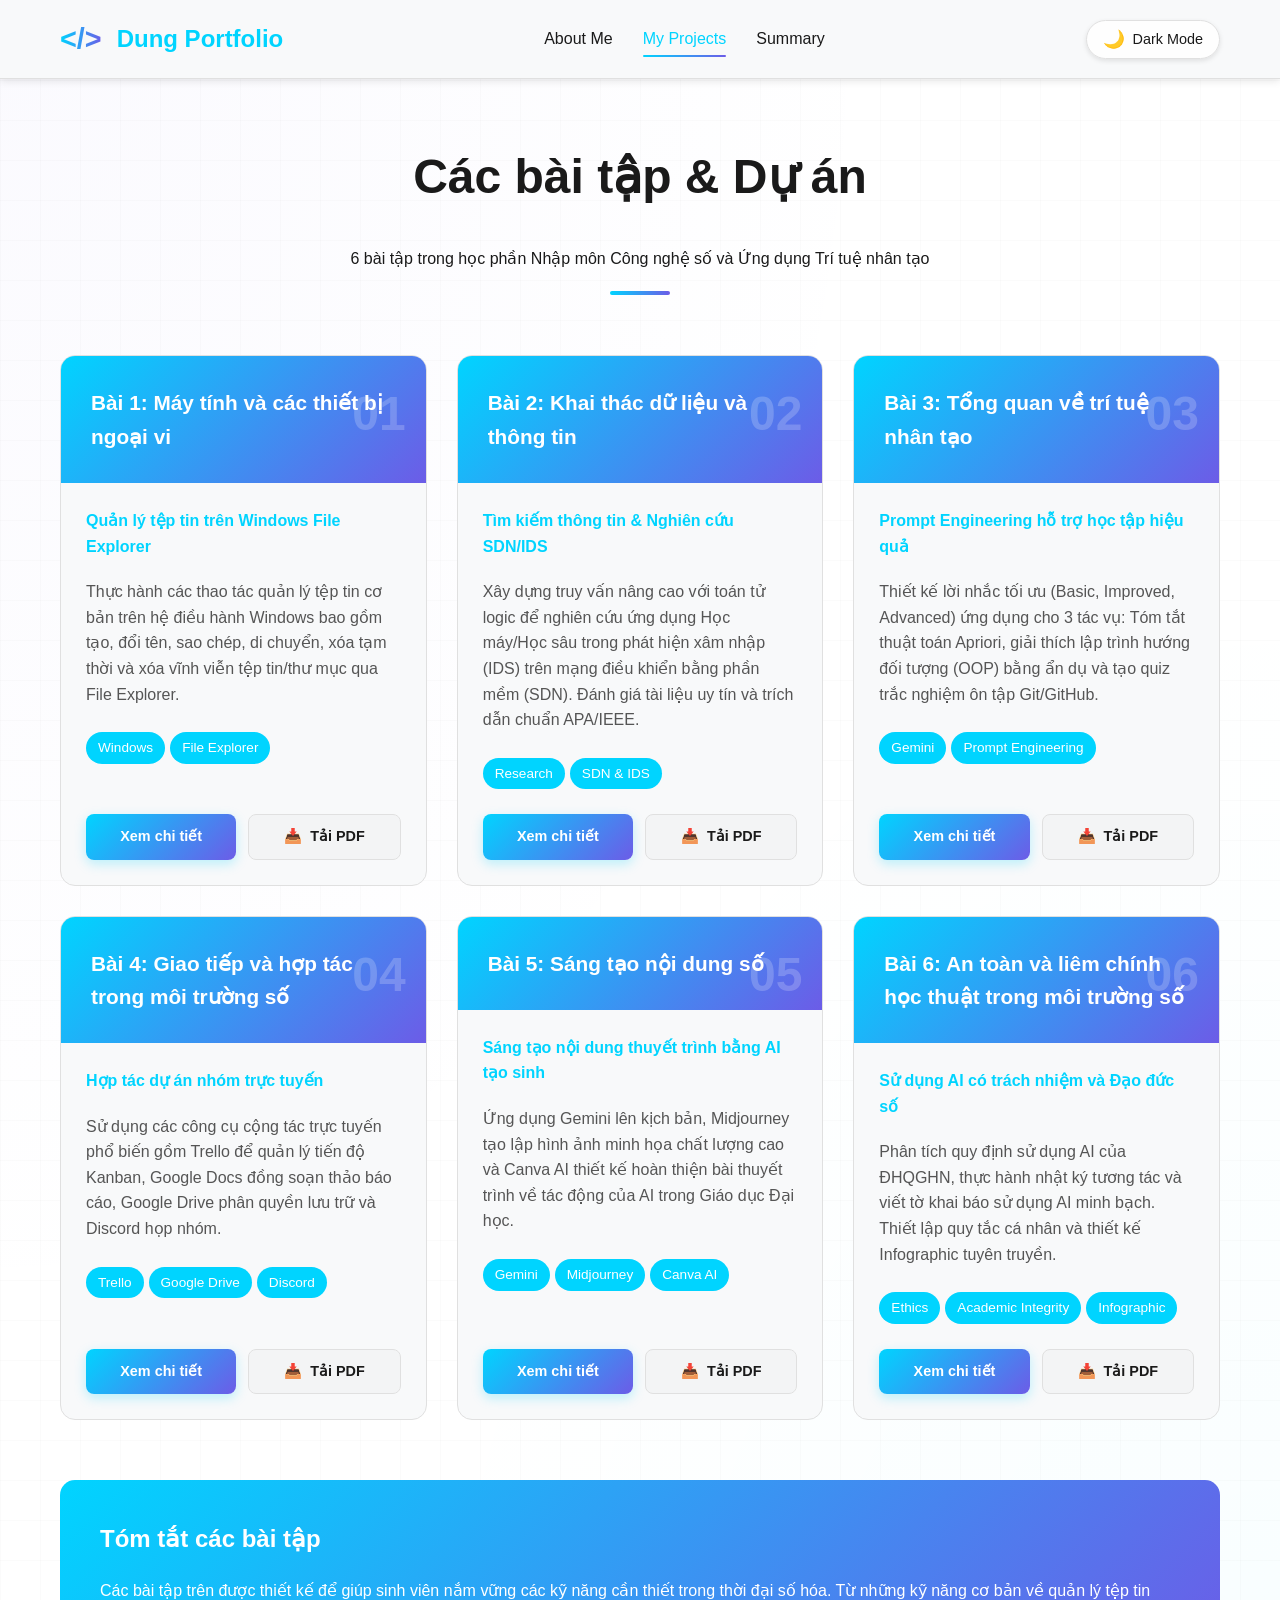
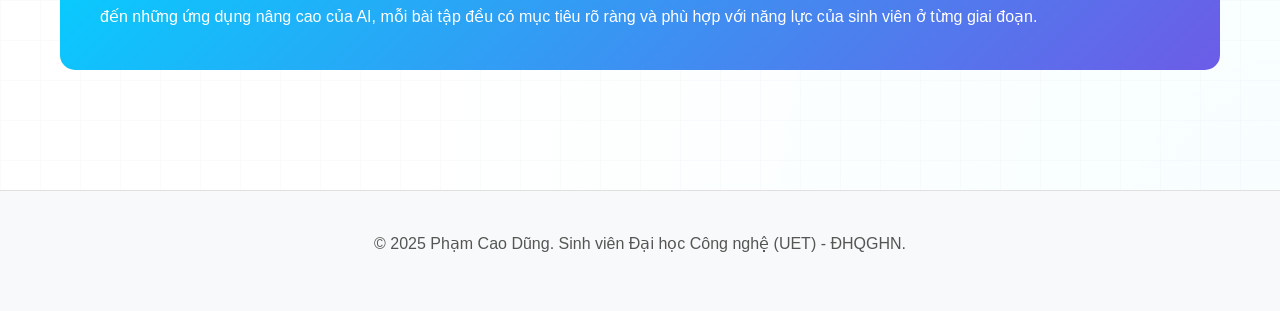
<file: projects.html>
<!DOCTYPE html>
<html lang="vi">

<head>
    <meta charset="UTF-8">
    <meta name="viewport" content="width=device-width, initial-scale=1.0">
    <title>My Projects - Phạm Cao Dũng</title>
    <link rel="stylesheet" href="styles.css">
</head>

<body>
    <!-- Navigation -->
    <nav class="navbar">
        <div class="nav-container">
            <div class="nav-logo">
                <span class="logo-icon">&lt;/&gt;</span>
                <a href="index.html">Dung Portfolio</a>
            </div>
            <ul class="nav-menu">
                <li class="nav-item">
                    <a href="index.html" class="nav-link">About Me</a>
                </li>
                <li class="nav-item">
                    <a href="projects.html" class="nav-link active">My Projects</a>
                </li>
                <li class="nav-item">
                    <a href="summary.html" class="nav-link">Summary</a>
                </li>
            </ul>
            <button class="theme-toggle" id="themeToggle" title="Toggle Dark Mode">
                <span class="theme-icon">🌙</span>
                <span class="theme-text">Dark Mode</span>
            </button>
        </div>
    </nav>

    <!-- Projects Section -->
    <section class="projects-section">
        <div class="container">
            <div class="section-header">
                <h1>Các bài tập & Dự án</h1>
                <p>6 bài tập trong học phần Nhập môn Công nghệ số và Ứng dụng Trí tuệ nhân tạo</p>
                <div class="divider"></div>
            </div>

            <div class="projects-grid">
                <!-- Project 1 -->
                <div class="project-card">
                    <div class="project-header">
                        <span class="project-number">01</span>
                        <h3>Bài 1: Máy tính và các thiết bị ngoại vi</h3>
                    </div>
                    <div class="project-body">
                        <p style="color: var(--primary-color); font-weight: 600; margin-bottom: 5px;">Quản lý tệp tin
                            trên Windows File Explorer</p>
                        <p>Thực hành các thao tác quản lý tệp tin cơ bản trên hệ điều hành Windows bao gồm tạo, đổi tên,
                            sao chép, di chuyển, xóa tạm thời và xóa vĩnh viễn tệp tin/thư mục qua File Explorer.</p>
                        <div class="project-tags"
                            style="padding: 10px 0 0 0; display: flex; gap: 5px; flex-wrap: wrap;">
                            <span class="tag">Windows</span>
                            <span class="tag">File Explorer</span>
                        </div>
                    </div>
                    <div class="project-buttons">
                        <a href="bai1.html" class="btn btn-primary">Xem chi tiết</a>
                        <a href="25022138_tuan1 (1).pdf" target="_blank" class="btn btn-secondary">
                            <span class="btn-icon">📥</span> Tải PDF
                        </a>
                    </div>
                </div>

                <!-- Project 2 -->
                <div class="project-card">
                    <div class="project-header">
                        <span class="project-number">02</span>
                        <h3>Bài 2: Khai thác dữ liệu và thông tin</h3>
                    </div>
                    <div class="project-body">
                        <p style="color: var(--primary-color); font-weight: 600; margin-bottom: 5px;">Tìm kiếm thông tin
                            & Nghiên cứu SDN/IDS</p>
                        <p>Xây dựng truy vấn nâng cao với toán tử logic để nghiên cứu ứng dụng Học máy/Học sâu trong
                            phát hiện xâm nhập (IDS) trên mạng điều khiển bằng phần mềm (SDN). Đánh giá tài liệu uy tín
                            và trích dẫn chuẩn APA/IEEE.</p>
                        <div class="project-tags"
                            style="padding: 10px 0 0 0; display: flex; gap: 5px; flex-wrap: wrap;">
                            <span class="tag">Research</span>
                            <span class="tag">SDN & IDS</span>
                        </div>
                    </div>
                    <div class="project-buttons">
                        <a href="bai2.html" class="btn btn-primary">Xem chi tiết</a>
                        <a href="https://drive.google.com/file/d/1CB_fJGB4mq3EGMTsrZsYLSOXD3XGyXWn/view?usp=sharing"
                            target="_blank" class="btn btn-secondary">
                            <span class="btn-icon">📥</span> Tải PDF
                        </a>
                    </div>
                </div>

                <!-- Project 3 -->
                <div class="project-card">
                    <div class="project-header">
                        <span class="project-number">03</span>
                        <h3>Bài 3: Tổng quan về trí tuệ nhân tạo</h3>
                    </div>
                    <div class="project-body">
                        <p style="color: var(--primary-color); font-weight: 600; margin-bottom: 5px;">Prompt Engineering
                            hỗ trợ học tập hiệu quả</p>
                        <p>Thiết kế lời nhắc tối ưu (Basic, Improved, Advanced) ứng dụng cho 3 tác vụ: Tóm tắt thuật
                            toán Apriori, giải thích lập trình hướng đối tượng (OOP) bằng ẩn dụ và tạo quiz trắc nghiệm
                            ôn tập Git/GitHub.</p>
                        <div class="project-tags"
                            style="padding: 10px 0 0 0; display: flex; gap: 5px; flex-wrap: wrap;">
                            <span class="tag">Gemini</span>
                            <span class="tag">Prompt Engineering</span>
                        </div>
                    </div>
                    <div class="project-buttons">
                        <a href="bai3.html" class="btn btn-primary">Xem chi tiết</a>
                        <a href="https://drive.google.com/file/d/1ORsQHa89GNoyiWAR2bwyN3A7WFl3VimK/view?usp=sharing"
                            target="_blank" class="btn btn-secondary">
                            <span class="btn-icon">📥</span> Tải PDF
                        </a>
                    </div>
                </div>

                <!-- Project 4 -->
                <div class="project-card">
                    <div class="project-header">
                        <span class="project-number">04</span>
                        <h3>Bài 4: Giao tiếp và hợp tác trong môi trường số</h3>
                    </div>
                    <div class="project-body">
                        <p style="color: var(--primary-color); font-weight: 600; margin-bottom: 5px;">Hợp tác dự án nhóm
                            trực tuyến</p>
                        <p>Sử dụng các công cụ cộng tác trực tuyến phổ biến gồm Trello để quản lý tiến độ Kanban, Google
                            Docs đồng soạn thảo báo cáo, Google Drive phân quyền lưu trữ và Discord họp nhóm.</p>
                        <div class="project-tags"
                            style="padding: 10px 0 0 0; display: flex; gap: 5px; flex-wrap: wrap;">
                            <span class="tag">Trello</span>
                            <span class="tag">Google Drive</span>
                            <span class="tag">Discord</span>
                        </div>
                    </div>
                    <div class="project-buttons">
                        <a href="bai4.html" class="btn btn-primary">Xem chi tiết</a>
                        <a href="https://drive.google.com/file/d/14L25p30_IlA9QKj1CwchjuNvyH6xRvtX/view?usp=sharing target="
                            _blank" class="btn btn-secondary">
                            <span class="btn-icon">📥</span> Tải PDF
                        </a>
                    </div>
                </div>

                <!-- Project 5 -->
                <div class="project-card">
                    <div class="project-header">
                        <span class="project-number">05</span>
                        <h3>Bài 5: Sáng tạo nội dung số</h3>
                    </div>
                    <div class="project-body">
                        <p style="color: var(--primary-color); font-weight: 600; margin-bottom: 5px;">Sáng tạo nội dung
                            thuyết trình bằng AI tạo sinh</p>
                        <p>Ứng dụng Gemini lên kịch bản, Midjourney tạo lập hình ảnh minh họa chất lượng cao và Canva AI
                            thiết kế hoàn thiện bài thuyết trình về tác động của AI trong Giáo dục Đại học.</p>
                        <div class="project-tags"
                            style="padding: 10px 0 0 0; display: flex; gap: 5px; flex-wrap: wrap;">
                            <span class="tag">Gemini</span>
                            <span class="tag">Midjourney</span>
                            <span class="tag">Canva AI</span>
                        </div>
                    </div>
                    <div class="project-buttons">
                        <a href="bai5.html" class="btn btn-primary">Xem chi tiết</a>
                        <a href="https://drive.google.com/file/d/1ygIgyLspH8_8gHT0CXQ0tRGULLbOz9KD/view?usp=sharing"
                            target="_blank" class="btn btn-secondary">
                            <span class="btn-icon">📥</span> Tải PDF
                        </a>
                    </div>
                </div>

                <!-- Project 6 -->
                <div class="project-card">
                    <div class="project-header">
                        <span class="project-number">06</span>
                        <h3>Bài 6: An toàn và liêm chính học thuật trong môi trường số</h3>
                    </div>
                    <div class="project-body">
                        <p style="color: var(--primary-color); font-weight: 600; margin-bottom: 5px;">Sử dụng AI có
                            trách nhiệm và Đạo đức số</p>
                        <p>Phân tích quy định sử dụng AI của ĐHQGHN, thực hành nhật ký tương tác và viết tờ khai báo sử
                            dụng AI minh bạch. Thiết lập quy tắc cá nhân và thiết kế Infographic tuyên truyền.</p>
                        <div class="project-tags"
                            style="padding: 10px 0 0 0; display: flex; gap: 5px; flex-wrap: wrap;">
                            <span class="tag">Ethics</span>
                            <span class="tag">Academic Integrity</span>
                            <span class="tag">Infographic</span>
                        </div>
                    </div>
                    <div class="project-buttons">
                        <a href="bai6.html" class="btn btn-primary">Xem chi tiết</a>
                        <a href="https://drive.google.com/file/d/1q6I0Qrud5nZJxy7BAib5cdWB7U0e-JNA/view?usp=sharing"
                            target="_blank" class="btn btn-secondary">
                            <span class="btn-icon">📥</span> Tải PDF
                        </a>
                    </div>
                </div>
            </div>

            <!-- Summary of Work -->
            <div class="projects-summary">
                <h2>Tóm tắt các bài tập</h2>
                <p>
                    Các bài tập trên được thiết kế để giúp sinh viên nắm vững các kỹ năng cần thiết trong thời đại số
                    hóa.
                    Từ những kỹ năng cơ bản về quản lý tệp tin đến những ứng dụng nâng cao của AI, mỗi bài tập đều có
                    mục tiêu
                    rõ ràng và phù hợp với năng lực của sinh viên ở từng giai đoạn.
                </p>
            </div>
        </div>
    </section>

    <!-- Footer -->
    <footer class="footer">
        <div class="footer-content">
            <p>&copy; 2025 Phạm Cao Dũng. Sinh viên Đại học Công nghệ (UET) - ĐHQGHN.</p>
        </div>
    </footer>

    <script src="script.js"></script>
</body>

</html>
</file>
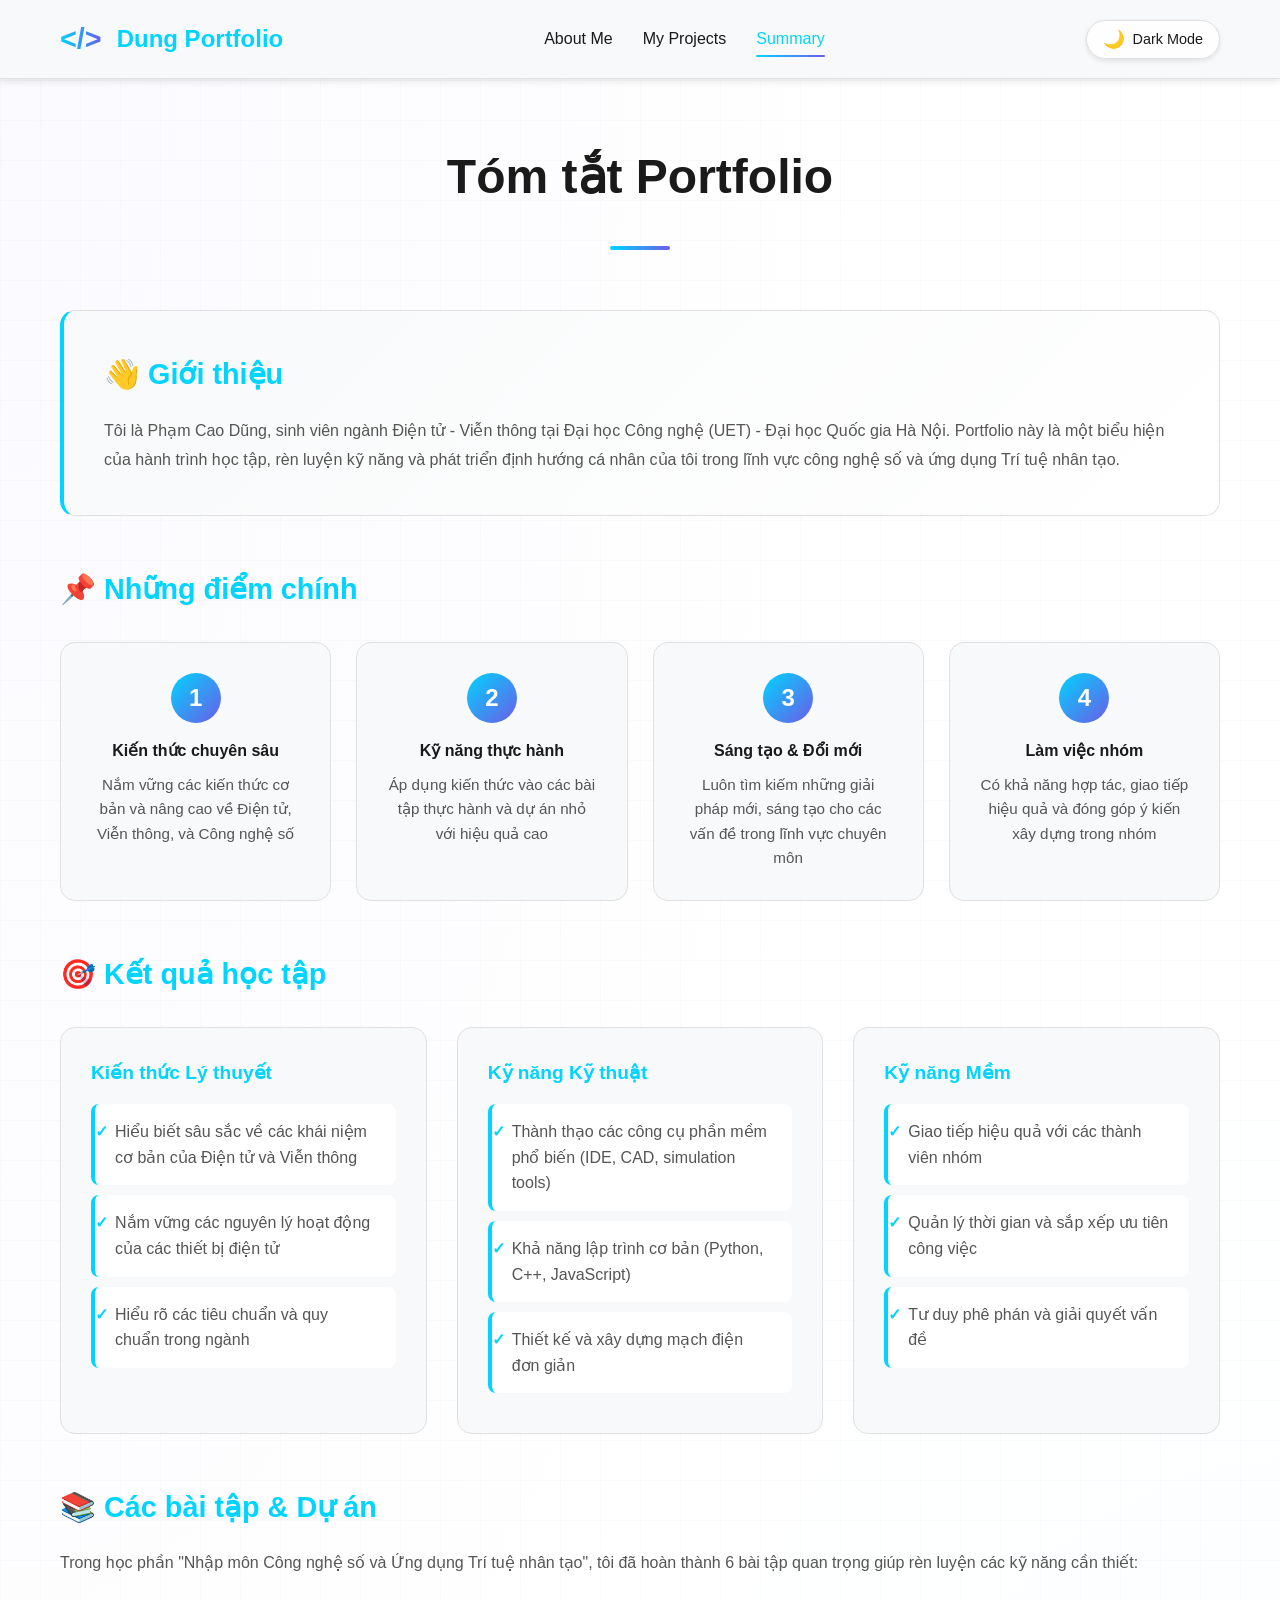
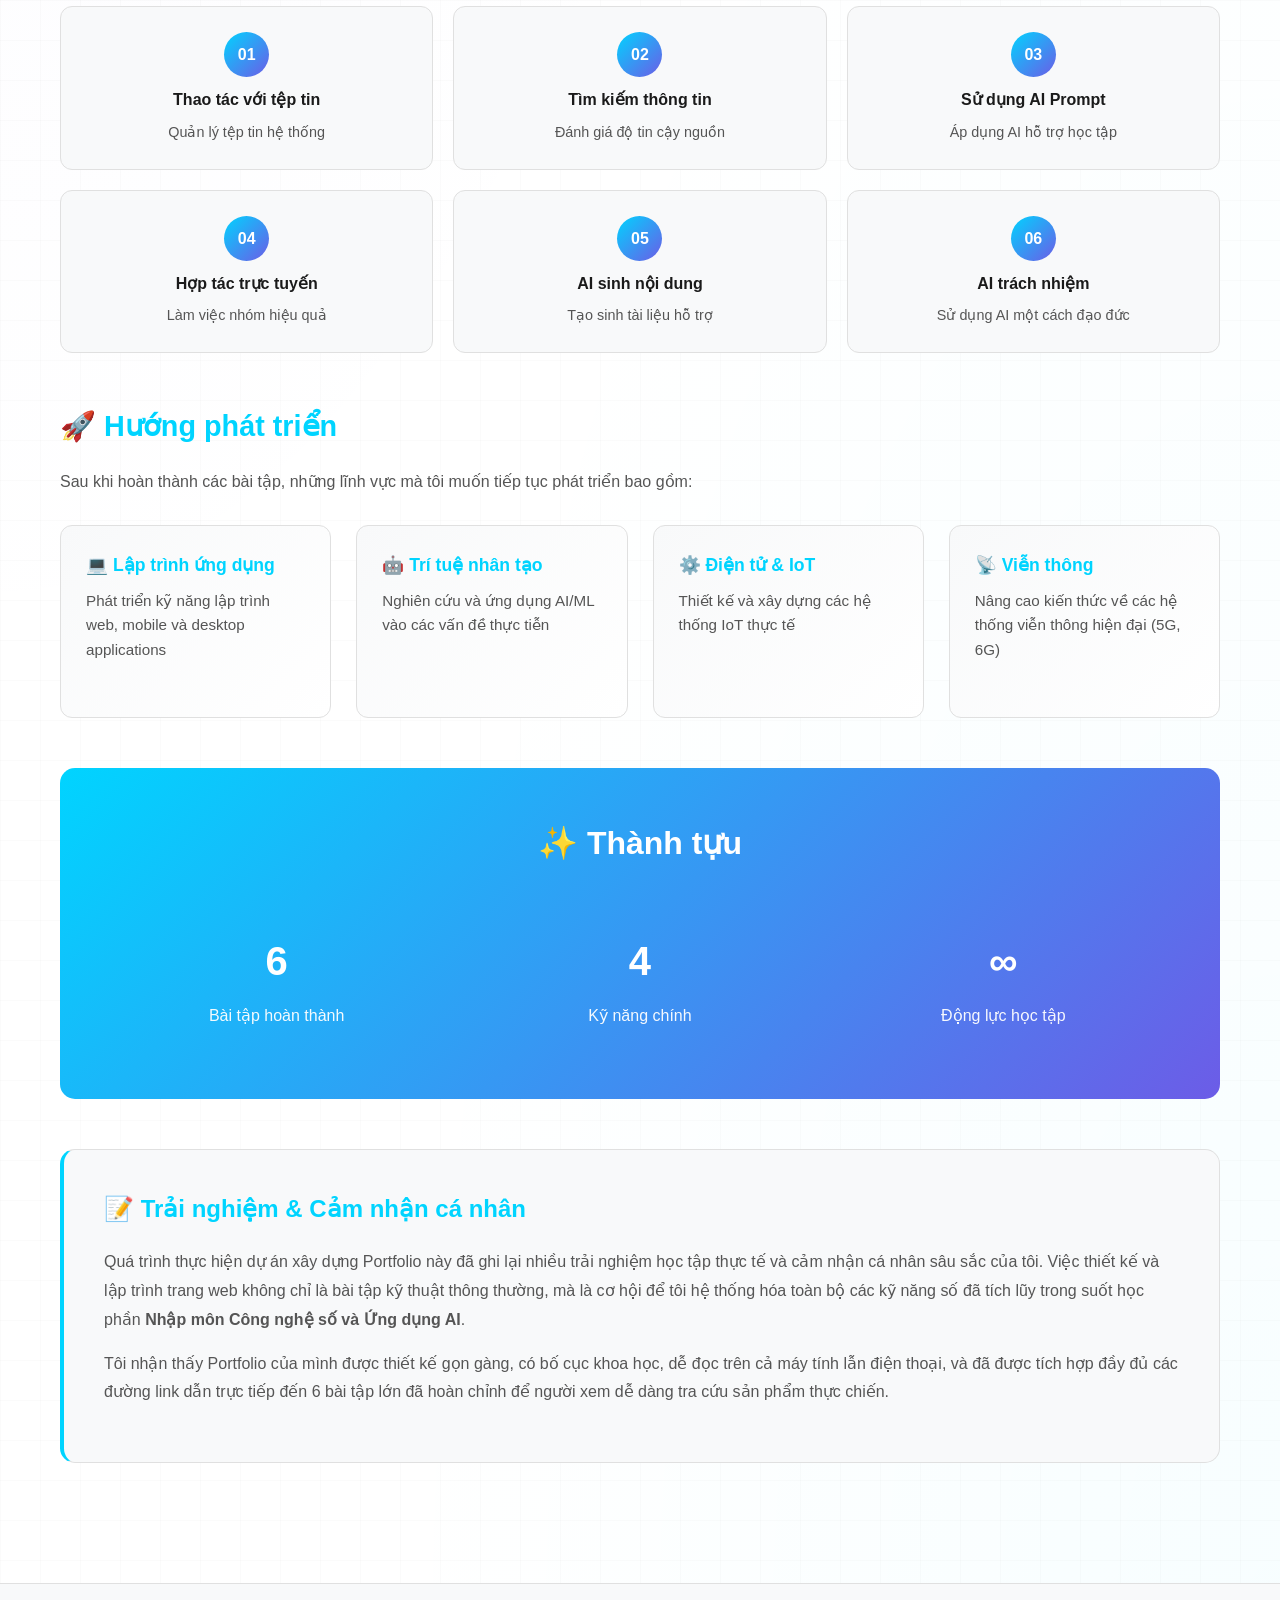
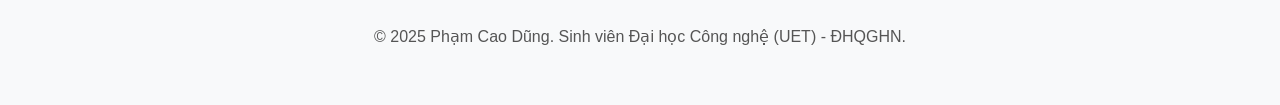
<file: summary.html>
<!DOCTYPE html>
<html lang="vi">

<head>
    <meta charset="UTF-8">
    <meta name="viewport" content="width=device-width, initial-scale=1.0">
    <title>Summary - Phạm Cao Dũng</title>
    <link rel="stylesheet" href="styles.css">
</head>

<body>
    <!-- Navigation -->
    <nav class="navbar">
        <div class="nav-container">
            <div class="nav-logo">
                <span class="logo-icon">&lt;/&gt;</span>
                <a href="index.html">Dung Portfolio</a>
            </div>
            <ul class="nav-menu">
                <li class="nav-item">
                    <a href="index.html" class="nav-link">About Me</a>
                </li>
                <li class="nav-item">
                    <a href="projects.html" class="nav-link">My Projects</a>
                </li>
                <li class="nav-item">
                    <a href="summary.html" class="nav-link active">Summary</a>
                </li>
            </ul>
            <button class="theme-toggle" id="themeToggle" title="Toggle Dark Mode">
                <span class="theme-icon">🌙</span>
                <span class="theme-text">Dark Mode</span>
            </button>
        </div>
    </nav>

    <!-- Summary Section -->
    <section class="summary-section">
        <div class="container">
            <div class="section-header">
                <h1>Tóm tắt Portfolio</h1>
                <div class="divider"></div>
            </div>

            <!-- Overview -->
            <div class="summary-content">
                <div class="overview-box">
                    <h2>👋 Giới thiệu</h2>
                    <p>
                        Tôi là Phạm Cao Dũng, sinh viên ngành Điện tử - Viễn thông tại Đại học Công nghệ (UET) - Đại học
                        Quốc gia Hà Nội. Portfolio này là một biểu hiện của hành trình học tập, rèn luyện kỹ năng và
                        phát triển định hướng cá nhân của tôi trong lĩnh vực công nghệ số và ứng dụng Trí tuệ nhân tạo.
                    </p>
                </div>

                <!-- Key Points -->
                <div class="key-points">
                    <h2>📌 Những điểm chính</h2>
                    <div class="points-grid">
                        <div class="point-card">
                            <div class="point-number">1</div>
                            <h4>Kiến thức chuyên sâu</h4>
                            <p>Nắm vững các kiến thức cơ bản và nâng cao về Điện tử, Viễn thông, và Công nghệ số</p>
                        </div>
                        <div class="point-card">
                            <div class="point-number">2</div>
                            <h4>Kỹ năng thực hành</h4>
                            <p>Áp dụng kiến thức vào các bài tập thực hành và dự án nhỏ với hiệu quả cao</p>
                        </div>
                        <div class="point-card">
                            <div class="point-number">3</div>
                            <h4>Sáng tạo & Đổi mới</h4>
                            <p>Luôn tìm kiếm những giải pháp mới, sáng tạo cho các vấn đề trong lĩnh vực chuyên môn</p>
                        </div>
                        <div class="point-card">
                            <div class="point-number">4</div>
                            <h4>Làm việc nhóm</h4>
                            <p>Có khả năng hợp tác, giao tiếp hiệu quả và đóng góp ý kiến xây dựng trong nhóm</p>
                        </div>
                    </div>
                </div>

                <!-- Learning Outcomes -->
                <div class="learning-outcomes">
                    <h2>🎯 Kết quả học tập</h2>
                    <div class="outcomes-list">
                        <div class="outcome-item">
                            <h4>Kiến thức Lý thuyết</h4>
                            <ul>
                                <li>Hiểu biết sâu sắc về các khái niệm cơ bản của Điện tử và Viễn thông</li>
                                <li>Nắm vững các nguyên lý hoạt động của các thiết bị điện tử</li>
                                <li>Hiểu rõ các tiêu chuẩn và quy chuẩn trong ngành</li>
                            </ul>
                        </div>
                        <div class="outcome-item">
                            <h4>Kỹ năng Kỹ thuật</h4>
                            <ul>
                                <li>Thành thạo các công cụ phần mềm phổ biến (IDE, CAD, simulation tools)</li>
                                <li>Khả năng lập trình cơ bản (Python, C++, JavaScript)</li>
                                <li>Thiết kế và xây dựng mạch điện đơn giản</li>
                            </ul>
                        </div>
                        <div class="outcome-item">
                            <h4>Kỹ năng Mềm</h4>
                            <ul>
                                <li>Giao tiếp hiệu quả với các thành viên nhóm</li>
                                <li>Quản lý thời gian và sắp xếp ưu tiên công việc</li>
                                <li>Tư duy phê phán và giải quyết vấn đề</li>
                            </ul>
                        </div>
                    </div>
                </div>

                <!-- Projects Overview -->
                <div class="projects-overview">
                    <h2>📚 Các bài tập & Dự án</h2>
                    <p class="overview-text">
                        Trong học phần "Nhập môn Công nghệ số và Ứng dụng Trí tuệ nhân tạo", tôi đã hoàn thành 6 bài tập
                        quan trọng giúp rèn luyện các kỹ năng cần thiết:
                    </p>
                    <div class="projects-overview-grid">
                        <a href="bai1.html" class="project-overview-item"
                            style="text-decoration: none; color: inherit; display: block;">
                            <span class="project-badge">01</span>
                            <h4>Thao tác với tệp tin</h4>
                            <p>Quản lý tệp tin hệ thống</p>
                        </a>
                        <a href="bai2.html" class="project-overview-item"
                            style="text-decoration: none; color: inherit; display: block;">
                            <span class="project-badge">02</span>
                            <h4>Tìm kiếm thông tin</h4>
                            <p>Đánh giá độ tin cậy nguồn</p>
                        </a>
                        <a href="bai3.html" class="project-overview-item"
                            style="text-decoration: none; color: inherit; display: block;">
                            <span class="project-badge">03</span>
                            <h4>Sử dụng AI Prompt</h4>
                            <p>Áp dụng AI hỗ trợ học tập</p>
                        </a>
                        <a href="bai4.html" class="project-overview-item"
                            style="text-decoration: none; color: inherit; display: block;">
                            <span class="project-badge">04</span>
                            <h4>Hợp tác trực tuyến</h4>
                            <p>Làm việc nhóm hiệu quả</p>
                        </a>
                        <a href="bai5.html" class="project-overview-item"
                            style="text-decoration: none; color: inherit; display: block;">
                            <span class="project-badge">05</span>
                            <h4>AI sinh nội dung</h4>
                            <p>Tạo sinh tài liệu hỗ trợ</p>
                        </a>
                        <a href="bai6.html" class="project-overview-item"
                            style="text-decoration: none; color: inherit; display: block;">
                            <span class="project-badge">06</span>
                            <h4>AI trách nhiệm</h4>
                            <p>Sử dụng AI một cách đạo đức</p>
                        </a>
                    </div>
                </div>

                <!-- Future Direction -->
                <div class="future-direction">
                    <h2>🚀 Hướng phát triển</h2>
                    <p>
                        Sau khi hoàn thành các bài tập, những lĩnh vực mà tôi muốn tiếp tục phát triển bao gồm:
                    </p>
                    <div class="future-items">
                        <div class="future-item">
                            <h4>💻 Lập trình ứng dụng</h4>
                            <p>Phát triển kỹ năng lập trình web, mobile và desktop applications</p>
                        </div>
                        <div class="future-item">
                            <h4>🤖 Trí tuệ nhân tạo</h4>
                            <p>Nghiên cứu và ứng dụng AI/ML vào các vấn đề thực tiễn</p>
                        </div>
                        <div class="future-item">
                            <h4>⚙️ Điện tử & IoT</h4>
                            <p>Thiết kế và xây dựng các hệ thống IoT thực tế</p>
                        </div>
                        <div class="future-item">
                            <h4>📡 Viễn thông</h4>
                            <p>Nâng cao kiến thức về các hệ thống viễn thông hiện đại (5G, 6G)</p>
                        </div>
                    </div>
                </div>

                <!-- Achievement Box -->
                <div class="achievement-box">
                    <h2>✨ Thành tựu</h2>
                    <div class="achievement-stats">
                        <div class="stat">
                            <div class="stat-number">6</div>
                            <div class="stat-label">Bài tập hoàn thành</div>
                        </div>
                        <div class="stat">
                            <div class="stat-number">4</div>
                            <div class="stat-label">Kỹ năng chính</div>
                        </div>
                        <div class="stat">
                            <div class="stat-number">∞</div>
                            <div class="stat-label">Động lực học tập</div>
                        </div>
                    </div>
                </div>

                <!-- Reflections & Experiences -->
                <div class="conclusion">
                    <h2>📝 Trải nghiệm & Cảm nhận cá nhân</h2>
                    <p>
                        Quá trình thực hiện dự án xây dựng Portfolio này đã ghi lại nhiều trải nghiệm học tập thực tế và
                        cảm nhận cá nhân sâu sắc của tôi. Việc thiết kế và lập trình trang web không chỉ là bài tập kỹ
                        thuật thông thường, mà là cơ hội để tôi hệ thống hóa toàn bộ các kỹ năng số đã tích lũy trong
                        suốt học phần <strong>Nhập môn Công nghệ số và Ứng dụng AI</strong>.
                    </p>
                    <p>
                        Tôi nhận thấy Portfolio của mình được thiết kế gọn gàng, có bố cục khoa học, dễ đọc trên cả máy
                        tính lẫn điện thoại, và đã được tích hợp đầy đủ các đường link dẫn trực tiếp đến 6 bài tập lớn
                        đã hoàn chỉnh để người xem dễ dàng tra cứu sản phẩm thực chiến.
                    </p>
                </div>


            </div>
        </div>
    </section>

    <!-- Footer -->
    <footer class="footer">
        <div class="footer-content">
            <p>&copy; 2025 Phạm Cao Dũng. Sinh viên Đại học Công nghệ (UET) - ĐHQGHN.</p>
        </div>
    </footer>

    <script src="script.js"></script>
</body>

</html>
</file>
<file: styles.css>
/* ============================================
   ROOT & COLOR VARIABLES
   ============================================ */

:root {
    --primary-color: #00d4ff;
    --primary-dark: #0099cc;
    --secondary-color: #6c5ce7;
    --secondary-dark: #5f3dc4;
    
    /* Light Mode */
    --bg-light: #ffffff;
    --bg-secondary-light: #f8f9fa;
    --text-light: #1a1a1a;
    --text-secondary-light: #555555;
    --border-light: #e0e0e0;
    --shadow-light: rgba(0, 0, 0, 0.1);
    
    /* Dark Mode */
    --bg-dark: #0d1117;
    --bg-secondary-dark: #161b22;
    --text-dark: #e6edf3;
    --text-secondary-dark: #8b949e;
    --border-dark: #30363d;
    --shadow-dark: rgba(0, 0, 0, 0.5);
}

/* Default: Light Mode */
body {
    --bg: var(--bg-light);
    --bg-secondary: var(--bg-secondary-light);
    --text: var(--text-light);
    --text-secondary: var(--text-secondary-light);
    --border: var(--border-light);
    --shadow: var(--shadow-light);
}

/* Dark Mode */
body.dark-mode {
    --bg: var(--bg-dark);
    --bg-secondary: var(--bg-secondary-dark);
    --text: var(--text-dark);
    --text-secondary: var(--text-secondary-dark);
    --border: var(--border-dark);
    --shadow: var(--shadow-dark);
}

/* ============================================
   GLOBAL STYLES
   ============================================ */

* {
    margin: 0;
    padding: 0;
    box-sizing: border-box;
}

html {
    scroll-behavior: smooth;
}

body {
    font-family: 'Segoe UI', 'Roboto', 'Oxygen', 'Ubuntu', 'Cantarell', sans-serif;
    background-color: var(--bg);
    color: var(--text);
    line-height: 1.6;
    transition: background-color 0.3s ease, color 0.3s ease, background-image 0.3s ease;
    
    /* Subtle background grid pattern for light mode */
    background-image: 
        radial-gradient(at 0% 0%, rgba(108, 92, 231, 0.03) 0px, transparent 50%),
        radial-gradient(at 100% 100%, rgba(0, 212, 255, 0.03) 0px, transparent 50%),
        linear-gradient(rgba(0, 0, 0, 0.015) 1px, transparent 1px),
        linear-gradient(90deg, rgba(0, 0, 0, 0.015) 1px, transparent 1px);
    background-size: 100% 100%, 100% 100%, 40px 40px, 40px 40px;
}

body.dark-mode {
    /* Glowing grid pattern for dark mode */
    background-image: 
        radial-gradient(at 20% 20%, rgba(108, 92, 231, 0.12) 0px, transparent 50%),
        radial-gradient(at 80% 80%, rgba(0, 212, 255, 0.12) 0px, transparent 50%),
        linear-gradient(rgba(255, 255, 255, 0.02) 1px, transparent 1px),
        linear-gradient(90deg, rgba(255, 255, 255, 0.02) 1px, transparent 1px);
    background-size: 100% 100%, 100% 100%, 40px 40px, 40px 40px;
}

.container {
    max-width: 1200px;
    margin: 0 auto;
    padding: 0 20px;
}

/* ============================================
   NAVIGATION
   ============================================ */

.navbar {
    background-color: var(--bg-secondary);
    border-bottom: 1px solid var(--border);
    padding: 1rem 0;
    position: sticky;
    top: 0;
    z-index: 100;
    box-shadow: 0 2px 8px var(--shadow);
    transition: all 0.3s ease;
}

.nav-container {
    max-width: 1200px;
    margin: 0 auto;
    padding: 0 20px;
    display: flex;
    justify-content: space-between;
    align-items: center;
}

.nav-logo {
    display: flex;
    align-items: center;
    gap: 10px;
    font-size: 1.5rem;
    font-weight: 700;
    text-decoration: none;
    color: var(--primary-color);
}

.logo-icon {
    font-size: 1.8rem;
}

.nav-logo a {
    color: var(--primary-color);
    text-decoration: none;
    transition: color 0.3s ease;
}

.nav-logo a:hover {
    color: var(--primary-dark);
}

.nav-menu {
    display: flex;
    list-style: none;
    gap: 30px;
    align-items: center;
}

.nav-link {
    color: var(--text);
    text-decoration: none;
    font-weight: 500;
    transition: color 0.3s ease;
    position: relative;
    padding: 5px 0;
}

.nav-link:hover,
.nav-link.active {
    color: var(--primary-color);
}

.nav-link.active::after {
    content: '';
    position: absolute;
    bottom: -5px;
    left: 0;
    right: 0;
    height: 2px;
    background: linear-gradient(90deg, var(--primary-color), var(--secondary-color));
    border-radius: 1px;
}

.theme-toggle {
    display: flex;
    align-items: center;
    gap: 8px;
    background-color: rgba(22, 27, 34, 0.45);
    border: 1px solid var(--border);
    color: var(--text);
    padding: 8px 16px;
    border-radius: 30px;
    cursor: pointer;
    font-size: 0.9rem;
    font-weight: 500;
    transition: all 0.3s ease;
    box-shadow: 0 2px 5px var(--shadow);
}

body:not(.dark-mode) .theme-toggle {
    background-color: rgba(255, 255, 255, 0.85);
}

.theme-toggle:hover {
    background-color: var(--border);
    transform: translateY(-2px);
    box-shadow: 0 4px 10px var(--shadow);
}

.theme-icon {
    font-size: 1.1rem;
}

.theme-text {
    font-weight: 500;
}

/* ============================================
   HERO SECTION
   ============================================ */

.hero {
    max-width: 1200px;
    margin: 0 auto;
    display: grid;
    grid-template-columns: 1fr 1fr;
    gap: 60px;
    align-items: center;
    padding: 80px 20px;
    min-height: 600px;
}

.hero-content {
    display: flex;
    flex-direction: column;
    gap: 20px;
}

.greeting {
    font-size: 1.1rem;
    color: var(--text-secondary);
    font-weight: 500;
}

.name-title {
    font-size: 4rem;
    font-weight: 800;
    background: linear-gradient(135deg, var(--primary-color), var(--secondary-color));
    -webkit-background-clip: text;
    -webkit-text-fill-color: transparent;
    background-clip: text;
    line-height: 1.1;
}

.subtitle {
    font-size: 1.3rem;
    color: var(--text-secondary);
    font-weight: 500;
}

.hero-description {
    font-size: 1.1rem;
    color: var(--text-secondary);
    line-height: 1.8;
    max-width: 500px;
}

.hero-buttons {
    display: flex;
    gap: 20px;
    margin-top: 20px;
}

.hero-profile-card-container {
    display: flex;
    justify-content: center;
    align-items: center;
}

.hero-profile-card {
    background: var(--bg-secondary);
    padding: 35px 30px;
    border-radius: 20px;
    border: 1px solid var(--border);
    box-shadow: 0 15px 40px var(--shadow);
    display: flex;
    flex-direction: column;
    align-items: center;
    gap: 25px;
    width: 100%;
    max-width: 420px;
    transition: transform 0.3s ease, box-shadow 0.3s ease, border-color 0.3s ease;
}

.hero-profile-card:hover {
    transform: translateY(-8px);
    border-color: var(--primary-color);
    box-shadow: 0 25px 50px var(--shadow);
}

.profile-avatar-wrapper {
    width: 140px;
    height: 140px;
    border-radius: 50%;
    overflow: hidden;
    border: 4px solid var(--primary-color);
    box-shadow: 0 8px 25px rgba(0, 212, 255, 0.25);
    transition: transform 0.3s ease, border-color 0.3s ease, box-shadow 0.3s ease;
}

.profile-avatar {
    width: 100%;
    height: 100%;
    object-fit: cover;
}

.hero-profile-card:hover .profile-avatar-wrapper {
    transform: scale(1.05) rotate(3deg);
    border-color: var(--secondary-color);
    box-shadow: 0 8px 30px rgba(108, 92, 231, 0.4);
}

.profile-info {
    width: 100%;
}

.profile-info h3 {
    color: var(--primary-color);
    margin-bottom: 20px;
    font-size: 1.25rem;
    text-align: center;
    font-weight: 700;
    letter-spacing: 0.5px;
    position: relative;
    padding-bottom: 8px;
}

.profile-info h3::after {
    content: '';
    position: absolute;
    bottom: 0;
    left: 50%;
    transform: translateX(-50%);
    width: 40px;
    height: 2px;
    background: linear-gradient(90deg, var(--primary-color), var(--secondary-color));
}

.profile-info-list {
    list-style: none;
    display: flex;
    flex-direction: column;
    gap: 12px;
}

.profile-info-list li {
    display: flex;
    justify-content: space-between;
    align-items: center;
    border-bottom: 1px dashed rgba(255, 255, 255, 0.05);
    padding-bottom: 8px;
}

body:not(.dark-mode) .profile-info-list li {
    border-bottom: 1px dashed rgba(0, 0, 0, 0.05);
}

.profile-info-list li:last-child {
    border-bottom: none;
    padding-bottom: 0;
}

.profile-label {
    font-weight: 600;
    color: var(--text-secondary);
    font-size: 0.9rem;
}

.profile-value {
    color: var(--text);
    font-size: 0.9rem;
    text-align: right;
}

.profile-value a {
    color: var(--primary-color);
    text-decoration: none;
    transition: color 0.3s ease;
}

.profile-value a:hover {
    color: var(--secondary-color);
}

/* ============================================
   BUTTONS
   ============================================ */

.btn {
    padding: 12px 30px;
    border-radius: 8px;
    text-decoration: none;
    font-weight: 600;
    font-size: 1rem;
    border: none;
    cursor: pointer;
    transition: all 0.3s ease;
    display: inline-block;
    text-align: center;
}

.btn-primary {
    background: linear-gradient(135deg, var(--primary-color), var(--secondary-color));
    color: white;
    box-shadow: 0 4px 15px rgba(0, 212, 255, 0.3);
}

.btn-primary:hover {
    transform: translateY(-2px);
    box-shadow: 0 8px 25px rgba(0, 212, 255, 0.4);
}

.btn-secondary {
    background: transparent;
    color: var(--primary-color);
    border: 2px solid var(--primary-color);
}

.btn-secondary:hover {
    background: var(--primary-color);
    color: var(--text);
    transform: translateY(-2px);
}

.btn-large {
    padding: 15px 40px;
    font-size: 1.1rem;
}

.btn-outline {
    background: transparent;
    border: 2px solid var(--primary-color);
    color: var(--primary-color);
}

.btn-outline:hover {
    background: var(--primary-color);
    color: white;
}

/* ============================================
   HIGHLIGHTS SECTION
   ============================================ */

.highlights {
    padding: 80px 20px;
    background: linear-gradient(135deg, var(--bg-secondary) 0%, transparent 100%);
}

.highlights h2 {
    font-size: 2.5rem;
    margin-bottom: 50px;
    text-align: center;
}

.highlights-grid {
    display: grid;
    grid-template-columns: repeat(auto-fit, minmax(300px, 1fr));
    gap: 40px;
}

.highlight-card {
    padding: 40px;
    border-radius: 15px;
    background: var(--bg);
    border: 1px solid var(--border);
    text-align: center;
    transition: all 0.3s ease;
    box-shadow: 0 5px 15px var(--shadow);
}

.highlight-card:hover {
    transform: translateY(-10px);
    border-color: var(--primary-color);
    box-shadow: 0 15px 40px var(--shadow);
}

.highlight-icon {
    font-size: 3rem;
    margin-bottom: 20px;
}

.highlight-card h3 {
    font-size: 1.3rem;
    margin-bottom: 15px;
    color: var(--primary-color);
}

.highlight-card p {
    color: var(--text-secondary);
    line-height: 1.6;
}

/* ============================================
   CTA SECTION
   ============================================ */

.cta-section {
    padding: 80px 20px;
    background: linear-gradient(135deg, var(--secondary-color), var(--primary-color));
    color: white;
    text-align: center;
}

.cta-section h2 {
    font-size: 2.5rem;
    margin-bottom: 20px;
}

.cta-section p {
    font-size: 1.2rem;
    margin-bottom: 40px;
    opacity: 0.95;
}

.cta-buttons {
    display: flex;
    gap: 20px;
    justify-content: center;
    flex-wrap: wrap;
}

.cta-section .btn-large {
    background: rgba(255, 255, 255, 0.2);
    color: white;
    border: 2px solid white;
}

.cta-section .btn-large:hover {
    background: white;
    color: var(--secondary-color);
}

/* ============================================
   ABOUT SECTION
   ============================================ */

.about-section {
    padding: 60px 20px;
}

.section-header {
    text-align: center;
    margin-bottom: 60px;
}

.section-header h1 {
    font-size: 3rem;
    margin-bottom: 30px;
}

.divider {
    width: 60px;
    height: 4px;
    background: linear-gradient(90deg, var(--primary-color), var(--secondary-color));
    margin: 20px auto 0;
    border-radius: 2px;
}

.about-content {
    display: grid;
    grid-template-columns: 350px 1fr;
    gap: 60px;
}

.about-left {
    display: flex;
    flex-direction: column;
    gap: 30px;
    position: sticky;
    top: 120px;
    height: fit-content;
}

.avatar-container {
    border-radius: 15px;
    overflow: hidden;
    box-shadow: 0 10px 40px var(--shadow);
    border: 3px solid var(--primary-color);
}

.avatar {
    width: 100%;
    height: auto;
    display: block;
}

.info-card {
    background: var(--bg-secondary);
    padding: 25px;
    border-radius: 15px;
    border: 1px solid var(--border);
}

.info-card h3 {
    color: var(--primary-color);
    margin-bottom: 20px;
    font-size: 1.2rem;
}

.info-list {
    list-style: none;
    display: flex;
    flex-direction: column;
    gap: 12px;
}

.info-list li {
    display: flex;
    gap: 10px;
    font-size: 0.95rem;
}

.info-label {
    font-weight: 600;
    color: var(--text-secondary);
    min-width: 70px;
}

.info-value {
    color: var(--text);
}

.about-right {
    display: flex;
    flex-direction: column;
    gap: 40px;
}

.about-block {
    padding: 30px;
    background: var(--bg-secondary);
    border-radius: 15px;
    border: 1px solid var(--border);
}

.about-block h2 {
    font-size: 1.5rem;
    margin-bottom: 20px;
    color: var(--primary-color);
}

.about-block p {
    color: var(--text-secondary);
    line-height: 1.8;
    margin-bottom: 15px;
}

.about-block ul {
    list-style: none;
    padding-left: 0;
}

.about-block li {
    margin-bottom: 12px;
    padding-left: 25px;
    position: relative;
    color: var(--text-secondary);
}

.about-block li::before {
    content: '→';
    position: absolute;
    left: 0;
    color: var(--primary-color);
    font-weight: bold;
}

.objectives-list,
.approach-list,
.activities-list {
    list-style: none;
}

.skills-grid {
    display: grid;
    grid-template-columns: repeat(2, 1fr);
    gap: 20px;
}

.skill-item {
    padding: 20px;
    background: var(--bg);
    border: 1px solid var(--border);
    border-radius: 10px;
    transition: all 0.3s ease;
}

.skill-item:hover {
    border-color: var(--primary-color);
    box-shadow: 0 5px 15px var(--shadow);
}

.skill-category {
    font-weight: 600;
    color: var(--primary-color);
    margin-bottom: 8px;
}

.skill-item p {
    font-size: 0.95rem;
    color: var(--text-secondary);
}

/* ============================================
   PROJECTS SECTION
   ============================================ */

.projects-section {
    padding: 60px 20px;
}

.projects-grid {
    display: grid;
    grid-template-columns: repeat(3, 1fr);
    gap: 30px;
    margin: 60px 0;
}

.project-card {
    background: var(--bg-secondary);
    border: 1px solid var(--border);
    border-radius: 15px;
    overflow: hidden;
    transition: all 0.3s ease;
    display: flex;
    flex-direction: column;
}

.project-card:hover {
    transform: translateY(-10px);
    border-color: var(--primary-color);
    box-shadow: 0 15px 40px var(--shadow);
}

.project-header {
    padding: 30px;
    background: linear-gradient(135deg, var(--primary-color), var(--secondary-color));
    color: white;
    position: relative;
}

.project-number {
    font-size: 3rem;
    font-weight: 800;
    opacity: 0.2;
    position: absolute;
    right: 20px;
    top: 20px;
}

.project-header h3 {
    font-size: 1.3rem;
    margin: 0;
    position: relative;
    z-index: 1;
}

.project-body {
    padding: 25px;
    flex-grow: 1;
    display: flex;
    flex-direction: column;
    gap: 15px;
}

.project-body p {
    color: var(--text-secondary);
}

.project-details ul {
    list-style: none;
    padding-left: 0;
    margin-top: 10px;
}

.project-details li {
    padding-left: 20px;
    position: relative;
    color: var(--text-secondary);
    margin-bottom: 8px;
}

.project-details li::before {
    content: '•';
    position: absolute;
    left: 0;
    color: var(--primary-color);
}

.project-tags {
    padding: 0 25px 25px;
    display: flex;
    gap: 10px;
    flex-wrap: wrap;
}

.tag {
    background: var(--primary-color);
    color: var(--bg);
    padding: 5px 12px;
    border-radius: 20px;
    font-size: 0.85rem;
    font-weight: 500;
}

.project-buttons {
    display: flex;
    gap: 15px;
    padding: 0 25px 25px;
    margin-top: auto;
}

.project-buttons .btn {
    flex: 1;
    padding: 10px 15px;
    font-size: 0.9rem;
    display: flex;
    align-items: center;
    justify-content: center;
    gap: 8px;
}

/* ============================================
   PROJECT DETAIL PAGE STYLES
   ============================================ */

.project-detail {
    padding: 40px 20px;
}

.project-detail-header {
    max-width: 1000px;
    margin: 0 auto 60px auto;
}

.back-link {
    display: inline-block;
    color: var(--primary-color);
    text-decoration: none;
    font-weight: 600;
    margin-bottom: 20px;
    transition: all 0.3s ease;
}

.back-link:hover {
    color: var(--secondary-color);
    transform: translateX(-5px);
}

.project-detail-header h1 {
    font-size: 2.5rem;
    margin-bottom: 30px;
    color: var(--text);
}

.project-detail-content {
    max-width: 1000px;
    margin: 0 auto;
}

.detail-section {
    margin-bottom: 60px;
    padding: 30px;
    background: var(--bg-secondary);
    border-radius: 15px;
    border: 1px solid var(--border);
}

.detail-section h2 {
    font-size: 1.8rem;
    color: var(--primary-color);
    margin-bottom: 25px;
}

.detail-section p {
    color: var(--text-secondary);
    line-height: 1.8;
    margin-bottom: 15px;
}

.objectives-list,
.strategies-list {
    display: flex;
    flex-direction: column;
    gap: 20px;
}

.objective-item,
.strategy-item,
.issue-card,
.practice-item,
.guideline-item {
    padding: 20px;
    background: var(--bg);
    border-left: 4px solid var(--primary-color);
    border-radius: 8px;
}

.objective-item h4,
.strategy-item h4,
.issue-card h4,
.practice-item h4,
.guideline-item h4 {
    color: var(--primary-color);
    margin-bottom: 10px;
}

.objective-item p,
.strategy-item p,
.issue-card p,
.practice-item p,
.guideline-item p {
    color: var(--text-secondary);
}

.concepts-grid,
.criteria-grid,
.tools-detailed,
.practices-grid,
.issues-grid {
    display: grid;
    grid-template-columns: repeat(auto-fit, minmax(280px, 1fr));
    gap: 20px;
}

.concept-card,
.criteria-item,
.practice-item {
    padding: 25px;
    background: var(--bg);
    border-radius: 12px;
    border: 1px solid var(--border);
    transition: all 0.3s ease;
}

.concept-card:hover,
.criteria-item:hover,
.practice-item:hover {
    border-color: var(--primary-color);
    box-shadow: 0 8px 20px var(--shadow);
    transform: translateY(-3px);
}

.concept-card h4,
.criteria-item h4,
.practice-item h4 {
    color: var(--primary-color);
    margin-bottom: 12px;
}

.concept-card p,
.criteria-item p,
.practice-item p {
    color: var(--text-secondary);
    font-size: 0.95rem;
}

.issue-card {
    padding: 20px;
    background: linear-gradient(135deg, var(--bg), var(--bg-secondary));
    border-left: 4px solid var(--secondary-color);
}

.issue-card h4 {
    color: var(--secondary-color);
}

.tools-grid {
    display: grid;
    grid-template-columns: repeat(auto-fit, minmax(200px, 1fr));
    gap: 20px;
}

.tool-item {
    padding: 20px;
    background: var(--bg);
    border-radius: 12px;
    border: 1px solid var(--border);
    text-align: center;
    transition: all 0.3s ease;
}

.tool-item:hover {
    border-color: var(--primary-color);
    transform: translateY(-5px);
}

.tool-icon {
    font-size: 2rem;
    display: block;
    margin-bottom: 10px;
}

.tool-item h4 {
    color: var(--text);
    margin-bottom: 8px;
}

.tool-item p {
    color: var(--text-secondary);
    font-size: 0.9rem;
}

.commands-table,
.citation-list {
    display: flex;
    flex-direction: column;
    gap: 15px;
}

.command-row,
.citation-item {
    padding: 20px;
    background: var(--bg);
    border-radius: 8px;
    border-left: 4px solid var(--primary-color);
}

.command-row code,
.citation-item code {
    background: var(--bg-secondary);
    padding: 5px 10px;
    border-radius: 5px;
    font-size: 0.9rem;
    color: var(--primary-color);
    font-weight: 600;
    display: inline-block;
    margin-bottom: 10px;
}

.command-row p,
.citation-item p {
    color: var(--text-secondary);
}

.workflow-steps {
    display: grid;
    grid-template-columns: repeat(auto-fit, minmax(180px, 1fr));
    gap: 20px;
}

.step {
    padding: 30px 20px;
    background: var(--bg);
    border-radius: 12px;
    text-align: center;
    border: 2px solid var(--border);
    transition: all 0.3s ease;
    position: relative;
}

.step:hover {
    border-color: var(--primary-color);
    box-shadow: 0 10px 30px var(--shadow);
}

.step-number {
    display: inline-block;
    width: 50px;
    height: 50px;
    background: linear-gradient(135deg, var(--primary-color), var(--secondary-color));
    color: white;
    border-radius: 50%;
    line-height: 50px;
    font-weight: bold;
    font-size: 1.3rem;
    margin-bottom: 15px;
}

.step h4 {
    color: var(--text);
    margin-bottom: 10px;
}

.step p {
    color: var(--text-secondary);
    font-size: 0.9rem;
}

.examples-list {
    display: flex;
    flex-direction: column;
    gap: 15px;
}

.example-item {
    padding: 20px;
    background: var(--bg);
    border-radius: 8px;
    border-left: 4px solid var(--secondary-color);
}

.example-item h4 {
    color: var(--secondary-color);
    margin-bottom: 10px;
}

.example-item p {
    color: var(--text-secondary);
    font-style: italic;
}

.outcomes-list {
    list-style: none;
    padding: 0;
}

.outcomes-list li {
    padding: 15px 20px;
    margin-bottom: 10px;
    background: var(--bg);
    border-radius: 8px;
    border-left: 4px solid var(--primary-color);
    color: var(--text-secondary);
}

.outcomes-list li::before {
    content: '✓ ';
    color: var(--primary-color);
    font-weight: bold;
    margin-right: 10px;
}

.back-button {
    margin-top: 60px;
    text-align: center;
}

.btn-small {
    padding: 8px 16px;
    font-size: 0.9rem;
    display: inline-block;
}

.project-action {
    padding: 15px 25px 0 25px;
    text-align: center;
}

.prompt-guide,
.education-section,
.environmental-section,
.future-questions {
    display: flex;
    flex-direction: column;
    gap: 15px;
}

.guide-item,
.edu-item,
.question-item {
    padding: 20px;
    background: var(--bg);
    border-radius: 8px;
    border-left: 4px solid var(--primary-color);
}

.guide-item h4,
.edu-item h4,
.question-item h4 {
    color: var(--primary-color);
    margin-bottom: 10px;
}

.guide-item p,
.question-item p {
    color: var(--text-secondary);
}

.edu-item ul {
    list-style: none;
    padding-left: 0;
    color: var(--text-secondary);
}

.edu-item li {
    margin-bottom: 8px;
    padding-left: 20px;
    position: relative;
}

.edu-item li::before {
    content: '→';
    position: absolute;
    left: 0;
    color: var(--primary-color);
}

.tool-detailed-item {
    margin-bottom: 20px;
    padding: 20px;
    background: var(--bg);
    border-radius: 8px;
}

.tool-detailed-item h4 {
    color: var(--primary-color);
    margin-bottom: 15px;
}

.tool-detailed-item ul {
    list-style: none;
    padding: 0;
}

.tool-detailed-item li {
    margin-bottom: 10px;
    padding-left: 20px;
    position: relative;
    color: var(--text-secondary);
}

.tool-detailed-item li::before {
    content: '•';
    position: absolute;
    left: 0;
    color: var(--secondary-color);
}

.ip-section,
.environmental-section {
    color: var(--text-secondary);
}

.ip-section h4,
.environmental-section h4 {
    color: var(--primary-color);
    margin-top: 20px;
    margin-bottom: 10px;
}

.ip-section ul,
.environmental-section ul {
    list-style: none;
    padding: 0;
    margin-bottom: 15px;
}

.ip-section li,
.environmental-section li {
    margin-bottom: 8px;
    padding-left: 20px;
    position: relative;
}

.ip-section li::before,
.environmental-section li::before {
    content: '✓';
    position: absolute;
    left: 0;
    color: var(--primary-color);
    font-weight: bold;
}

.resources-list {
    display: grid;
    grid-template-columns: repeat(auto-fit, minmax(300px, 1fr));
    gap: 20px;
}

.resource-item {
    padding: 20px;
    background: var(--bg);
    border-radius: 8px;
    border: 1px solid var(--border);
}

.resource-item h4 {
    color: var(--primary-color);
    margin-bottom: 15px;
}

.resource-item ul {
    list-style: none;
    padding: 0;
}

.resource-item li {
    margin-bottom: 10px;
    padding-left: 20px;
    position: relative;
    color: var(--text-secondary);
}

.resource-item li::before {
    content: '▸';
    position: absolute;
    left: 0;
    color: var(--primary-color);
}

.projects-summary {
    margin-top: 60px;
    padding: 40px;
    background: linear-gradient(135deg, var(--primary-color), var(--secondary-color));
    border-radius: 15px;
    color: white;
}

.projects-summary h2 {
    margin-bottom: 20px;
}

/* ============================================
   SUMMARY SECTION
   ============================================ */

.summary-section {
    padding: 60px 20px;
}

.summary-content {
    display: flex;
    flex-direction: column;
    gap: 50px;
}

.overview-box {
    background: linear-gradient(135deg, var(--bg-secondary), var(--bg));
    padding: 40px;
    border-radius: 15px;
    border: 1px solid var(--border);
    border-left: 4px solid var(--primary-color);
}

.overview-box h2 {
    color: var(--primary-color);
    margin-bottom: 20px;
    font-size: 1.8rem;
}

.overview-box p {
    color: var(--text-secondary);
    line-height: 1.8;
}

.key-points h2 {
    font-size: 1.8rem;
    margin-bottom: 30px;
    color: var(--primary-color);
}

.points-grid {
    display: grid;
    grid-template-columns: repeat(auto-fit, minmax(250px, 1fr));
    gap: 25px;
}

.point-card {
    background: var(--bg-secondary);
    padding: 30px;
    border-radius: 15px;
    border: 1px solid var(--border);
    text-align: center;
    transition: all 0.3s ease;
}

.point-card:hover {
    border-color: var(--primary-color);
    transform: translateY(-5px);
}

.point-number {
    display: inline-block;
    width: 50px;
    height: 50px;
    background: linear-gradient(135deg, var(--primary-color), var(--secondary-color));
    color: white;
    border-radius: 50%;
    line-height: 50px;
    font-weight: bold;
    margin-bottom: 15px;
    font-size: 1.5rem;
}

.point-card h4 {
    color: var(--text);
    margin-bottom: 10px;
}

.point-card p {
    color: var(--text-secondary);
    font-size: 0.95rem;
}

.learning-outcomes h2 {
    font-size: 1.8rem;
    margin-bottom: 30px;
    color: var(--primary-color);
}

.outcomes-list {
    display: grid;
    grid-template-columns: repeat(auto-fit, minmax(300px, 1fr));
    gap: 30px;
}

.outcome-item {
    background: var(--bg-secondary);
    padding: 30px;
    border-radius: 15px;
    border: 1px solid var(--border);
}

.outcome-item h4 {
    color: var(--primary-color);
    margin-bottom: 15px;
    font-size: 1.2rem;
}

.outcome-item ul {
    list-style: none;
}

.outcome-item li {
    margin-bottom: 10px;
    padding-left: 20px;
    position: relative;
    color: var(--text-secondary);
}

.outcome-item li::before {
    content: '✓';
    position: absolute;
    left: 0;
    color: var(--primary-color);
    font-weight: bold;
}

.projects-overview h2 {
    font-size: 1.8rem;
    margin-bottom: 20px;
    color: var(--primary-color);
}

.overview-text {
    color: var(--text-secondary);
    margin-bottom: 30px;
}

.projects-overview-grid {
    display: grid;
    grid-template-columns: repeat(3, 1fr);
    gap: 20px;
}

.project-overview-item {
    background: var(--bg-secondary);
    padding: 25px;
    border-radius: 12px;
    border: 1px solid var(--border);
    text-align: center;
    transition: all 0.3s ease;
}

.project-overview-item:hover {
    border-color: var(--primary-color);
    transform: translateY(-5px);
}

.project-badge {
    display: inline-block;
    width: 45px;
    height: 45px;
    background: linear-gradient(135deg, var(--primary-color), var(--secondary-color));
    color: white;
    border-radius: 50%;
    line-height: 45px;
    font-weight: bold;
    margin-bottom: 10px;
}

.project-overview-item h4 {
    color: var(--text);
    margin-bottom: 8px;
}

.project-overview-item p {
    color: var(--text-secondary);
    font-size: 0.9rem;
}

.future-direction h2 {
    font-size: 1.8rem;
    margin-bottom: 20px;
    color: var(--primary-color);
}

.future-direction p {
    color: var(--text-secondary);
    margin-bottom: 30px;
}

.future-items {
    display: grid;
    grid-template-columns: repeat(auto-fit, minmax(250px, 1fr));
    gap: 25px;
}

.future-item {
    background: linear-gradient(135deg, var(--bg-secondary), var(--bg));
    padding: 25px;
    border-radius: 12px;
    border: 1px solid var(--border);
}

.future-item h4 {
    color: var(--primary-color);
    margin-bottom: 10px;
    font-size: 1.1rem;
}

.future-item p {
    color: var(--text-secondary);
    font-size: 0.95rem;
}

.achievement-box {
    background: linear-gradient(135deg, var(--primary-color), var(--secondary-color));
    color: white;
    padding: 50px;
    border-radius: 15px;
    text-align: center;
}

.achievement-box h2 {
    margin-bottom: 40px;
    font-size: 2rem;
}

.achievement-stats {
    display: grid;
    grid-template-columns: repeat(auto-fit, minmax(200px, 1fr));
    gap: 30px;
}

.stat {
    padding: 20px;
}

.stat-number {
    font-size: 2.5rem;
    font-weight: bold;
    margin-bottom: 10px;
}

.stat-label {
    font-size: 1rem;
    opacity: 0.95;
}

.conclusion {
    background: var(--bg-secondary);
    padding: 40px;
    border-radius: 15px;
    border: 1px solid var(--border);
    border-left: 4px solid var(--primary-color);
}

.conclusion h2 {
    color: var(--primary-color);
    margin-bottom: 20px;
    font-size: 1.5rem;
}

.conclusion p {
    color: var(--text-secondary);
    line-height: 1.8;
    margin-bottom: 15px;
}

.contact-box {
    background: linear-gradient(135deg, var(--bg-secondary), var(--bg));
    padding: 40px;
    border-radius: 15px;
    border: 1px solid var(--border);
    text-align: center;
}

.contact-box h3 {
    color: var(--primary-color);
    margin-bottom: 15px;
    font-size: 1.3rem;
}

.contact-box p {
    color: var(--text-secondary);
    margin-bottom: 15px;
}

.email-link {
    display: inline-block;
    color: var(--primary-color);
    text-decoration: none;
    font-weight: 600;
    padding: 10px 20px;
    border: 2px solid var(--primary-color);
    border-radius: 8px;
    transition: all 0.3s ease;
}

.email-link:hover {
    background: var(--primary-color);
    color: white;
}

/* ============================================
   FOOTER
   ============================================ */

.footer {
    background: var(--bg-secondary);
    border-top: 1px solid var(--border);
    padding: 40px 20px;
    margin-top: 60px;
}

.footer-content {
    max-width: 1200px;
    margin: 0 auto;
    text-align: center;
}

.footer-content p {
    color: var(--text-secondary);
    margin-bottom: 15px;
}

.footer-links {
    display: flex;
    gap: 25px;
    justify-content: center;
}

.footer-links a {
    color: var(--primary-color);
    text-decoration: none;
    font-weight: 500;
    transition: color 0.3s ease;
}

.footer-links a:hover {
    color: var(--secondary-color);
}

/* ============================================
   RESPONSIVE DESIGN
   ============================================ */

@media (max-width: 768px) {
    .hero {
        grid-template-columns: 1fr;
        padding: 40px 20px;
        min-height: auto;
        gap: 40px;
    }

    .name-title {
        font-size: 2.5rem;
    }

    .about-content {
        grid-template-columns: 1fr;
        gap: 40px;
    }

    .about-left {
        position: static;
        top: auto;
    }

    .projects-grid {
        grid-template-columns: 1fr;
    }

    .skills-grid {
        grid-template-columns: 1fr;
    }

    .nav-menu {
        gap: 15px;
        font-size: 0.9rem;
    }

    .section-header h1 {
        font-size: 2rem;
    }

    .cta-buttons {
        flex-direction: column;
    }

    .cta-buttons .btn-large {
        width: 100%;
    }

    .points-grid {
        grid-template-columns: 1fr;
    }

    .outcomes-list {
        grid-template-columns: 1fr;
    }

    .projects-overview-grid {
        grid-template-columns: repeat(2, 1fr);
    }

    .future-items {
        grid-template-columns: 1fr;
    }

    .achievement-stats {
        grid-template-columns: 1fr;
    }

    /* Project Detail Responsive */
    .project-detail-header h1 {
        font-size: 1.8rem;
    }

    .concepts-grid,
    .criteria-grid,
    .practices-grid,
    .issues-grid {
        grid-template-columns: 1fr;
    }

    .workflow-steps {
        grid-template-columns: 1fr;
    }

    .resources-list {
        grid-template-columns: 1fr;
    }
}

@media (max-width: 480px) {
    .name-title {
        font-size: 1.8rem;
    }

    .subtitle {
        font-size: 1rem;
    }

    .nav-menu {
        flex-direction: column;
        gap: 10px;
    }

    .hero-buttons {
        flex-direction: column;
    }

    .hero-buttons .btn {
        width: 100%;
    }

    .projects-overview-grid {
        grid-template-columns: 1fr;
    }

    .footer-links {
        flex-direction: column;
        gap: 10px;
    }
}

/* ============================================
   ORIENTATION SECTION (ABOUT ME THREE CARDS)
   ============================================ */

.orientation-section {
    padding: 80px 20px;
    position: relative;
}

.orientation-header {
    text-align: left;
    margin-bottom: 50px;
}

.orientation-header h1 {
    font-size: 3rem;
    font-weight: 800;
    color: var(--text);
    margin-bottom: 20px;
    letter-spacing: -1px;
}

.orientation-header h1 .gradient-text {
    background: linear-gradient(90deg, #00d4ff, #6c5ce7);
    -webkit-background-clip: text;
    -webkit-text-fill-color: transparent;
    background-clip: text;
}

.orientation-header .subtitle {
    font-size: 1.25rem;
    color: var(--text-secondary);
    max-width: 800px;
}

.orientation-grid {
    display: grid;
    grid-template-columns: repeat(3, 1fr);
    gap: 30px;
}

.orientation-card {
    background: rgba(22, 27, 34, 0.45);
    backdrop-filter: blur(12px);
    -webkit-backdrop-filter: blur(12px);
    border: 1px solid rgba(255, 255, 255, 0.05);
    border-radius: 20px;
    padding: 35px;
    display: flex;
    flex-direction: column;
    gap: 20px;
    transition: all 0.3s cubic-bezier(0.4, 0, 0.2, 1);
    box-shadow: 0 10px 30px rgba(0, 0, 0, 0.2);
}

/* For light mode card style adaptation */
body:not(.dark-mode) .orientation-card {
    background: rgba(255, 255, 255, 0.6);
    border: 1px solid rgba(0, 0, 0, 0.06);
    box-shadow: 0 10px 30px rgba(0, 0, 0, 0.05);
}

.orientation-card:hover {
    transform: translateY(-8px);
    border-color: rgba(0, 212, 255, 0.3);
    box-shadow: 0 15px 35px rgba(0, 212, 255, 0.15);
}

body:not(.dark-mode) .orientation-card:hover {
    border-color: var(--primary-color);
    box-shadow: 0 15px 35px rgba(108, 92, 231, 0.10);
}

.card-icon-container {
    width: 60px;
    height: 60px;
    background: rgba(255, 255, 255, 0.03);
    border: 1px solid rgba(255, 255, 255, 0.05);
    border-radius: 16px;
    display: flex;
    align-items: center;
    justify-content: center;
    box-shadow: inset 0 2px 4px rgba(255, 255, 255, 0.05);
}

body:not(.dark-mode) .card-icon-container {
    background: rgba(0, 0, 0, 0.02);
    border: 1px solid rgba(0, 0, 0, 0.05);
}

.card-icon {
    font-size: 1.8rem;
}

.orientation-card h3 {
    font-size: 1.5rem;
    font-weight: 700;
    color: var(--text);
}

.orientation-card p {
    color: var(--text-secondary);
    font-size: 0.98rem;
    line-height: 1.7;
}

.orientation-card p strong {
    color: var(--text);
    font-weight: 600;
}

.logo-icon {
    font-weight: 800;
    background: linear-gradient(90deg, var(--primary-color), var(--secondary-color));
    -webkit-background-clip: text;
    -webkit-text-fill-color: transparent;
    background-clip: text;
    margin-right: 5px;
}

@media (max-width: 992px) {
    .orientation-grid {
        grid-template-columns: 1fr 1fr;
    }
    .projects-grid {
        grid-template-columns: repeat(2, 1fr);
    }
    .projects-overview-grid {
        grid-template-columns: repeat(2, 1fr);
    }
}

@media (max-width: 768px) {
    .orientation-grid {
        grid-template-columns: 1fr;
    }
    .orientation-header h1 {
        font-size: 2.2rem;
    }
}

/* ============================================
   PROJECT CARD & DETAIL PAGE ACTIONS
   ============================================ */

.project-buttons {
    display: flex;
    gap: 12px;
    padding: 0 25px 25px;
    margin-top: auto;
}

.project-buttons .btn {
    flex: 1;
    display: inline-flex;
    align-items: center;
    justify-content: center;
    gap: 8px;
    padding: 10px 16px;
    font-size: 0.9rem;
    font-weight: 600;
    border-radius: 8px;
    transition: all 0.3s ease;
    white-space: nowrap;
    text-decoration: none;
}

.project-buttons .btn-primary {
    background: linear-gradient(135deg, var(--primary-color), var(--secondary-color));
    color: white;
    box-shadow: 0 4px 12px rgba(0, 212, 255, 0.25);
    border: none;
}

.project-buttons .btn-primary:hover {
    transform: translateY(-2px);
    box-shadow: 0 6px 18px rgba(0, 212, 255, 0.35);
}

.project-buttons .btn-secondary {
    background: rgba(255, 255, 255, 0.05);
    border: 1px solid var(--border);
    color: var(--text);
}

body:not(.dark-mode) .project-buttons .btn-secondary {
    background: rgba(0, 0, 0, 0.02);
}

.project-buttons .btn-secondary:hover {
    background: var(--border);
    color: var(--primary-color);
    border-color: var(--primary-color);
    transform: translateY(-2px);
}

.showcase-area {
    margin: 30px 0;
    border: 1px solid var(--border);
    border-radius: 12px;
    overflow: hidden;
    background: rgba(22, 27, 34, 0.45);
    backdrop-filter: blur(8px);
    min-height: 400px;
    display: flex;
    align-items: center;
    justify-content: center;
    transition: border-color 0.3s ease;
}

body:not(.dark-mode) .showcase-area {
    background: rgba(0, 0, 0, 0.02);
}

.showcase-area:hover {
    border-color: var(--primary-color);
}

/* ============================================
   LESSONS GRID AND CARD STYLES
   ============================================ */
.lessons-grid {
    display: grid;
    grid-template-columns: repeat(auto-fit, minmax(260px, 1fr));
    gap: 20px;
    margin-top: 25px;
}

.lesson-card {
    background: var(--bg);
    border: 1px solid var(--border);
    border-radius: 12px;
    padding: 24px;
    transition: transform 0.2s ease, box-shadow 0.2s ease, border-color 0.2s ease;
}

.lesson-card:hover {
    transform: translateY(-4px);
    border-color: var(--primary-color);
    box-shadow: 0 8px 24px var(--shadow);
}

.lesson-icon {
    font-size: 2rem;
    margin-bottom: 12px;
    display: block;
}

.lesson-card h4 {
    font-size: 1rem;
    font-weight: 700;
    color: var(--primary-color);
    margin-bottom: 10px;
}

.lesson-card p {
    font-size: 0.9rem;
    color: var(--text-secondary);
    line-height: 1.6;
}
</file>
